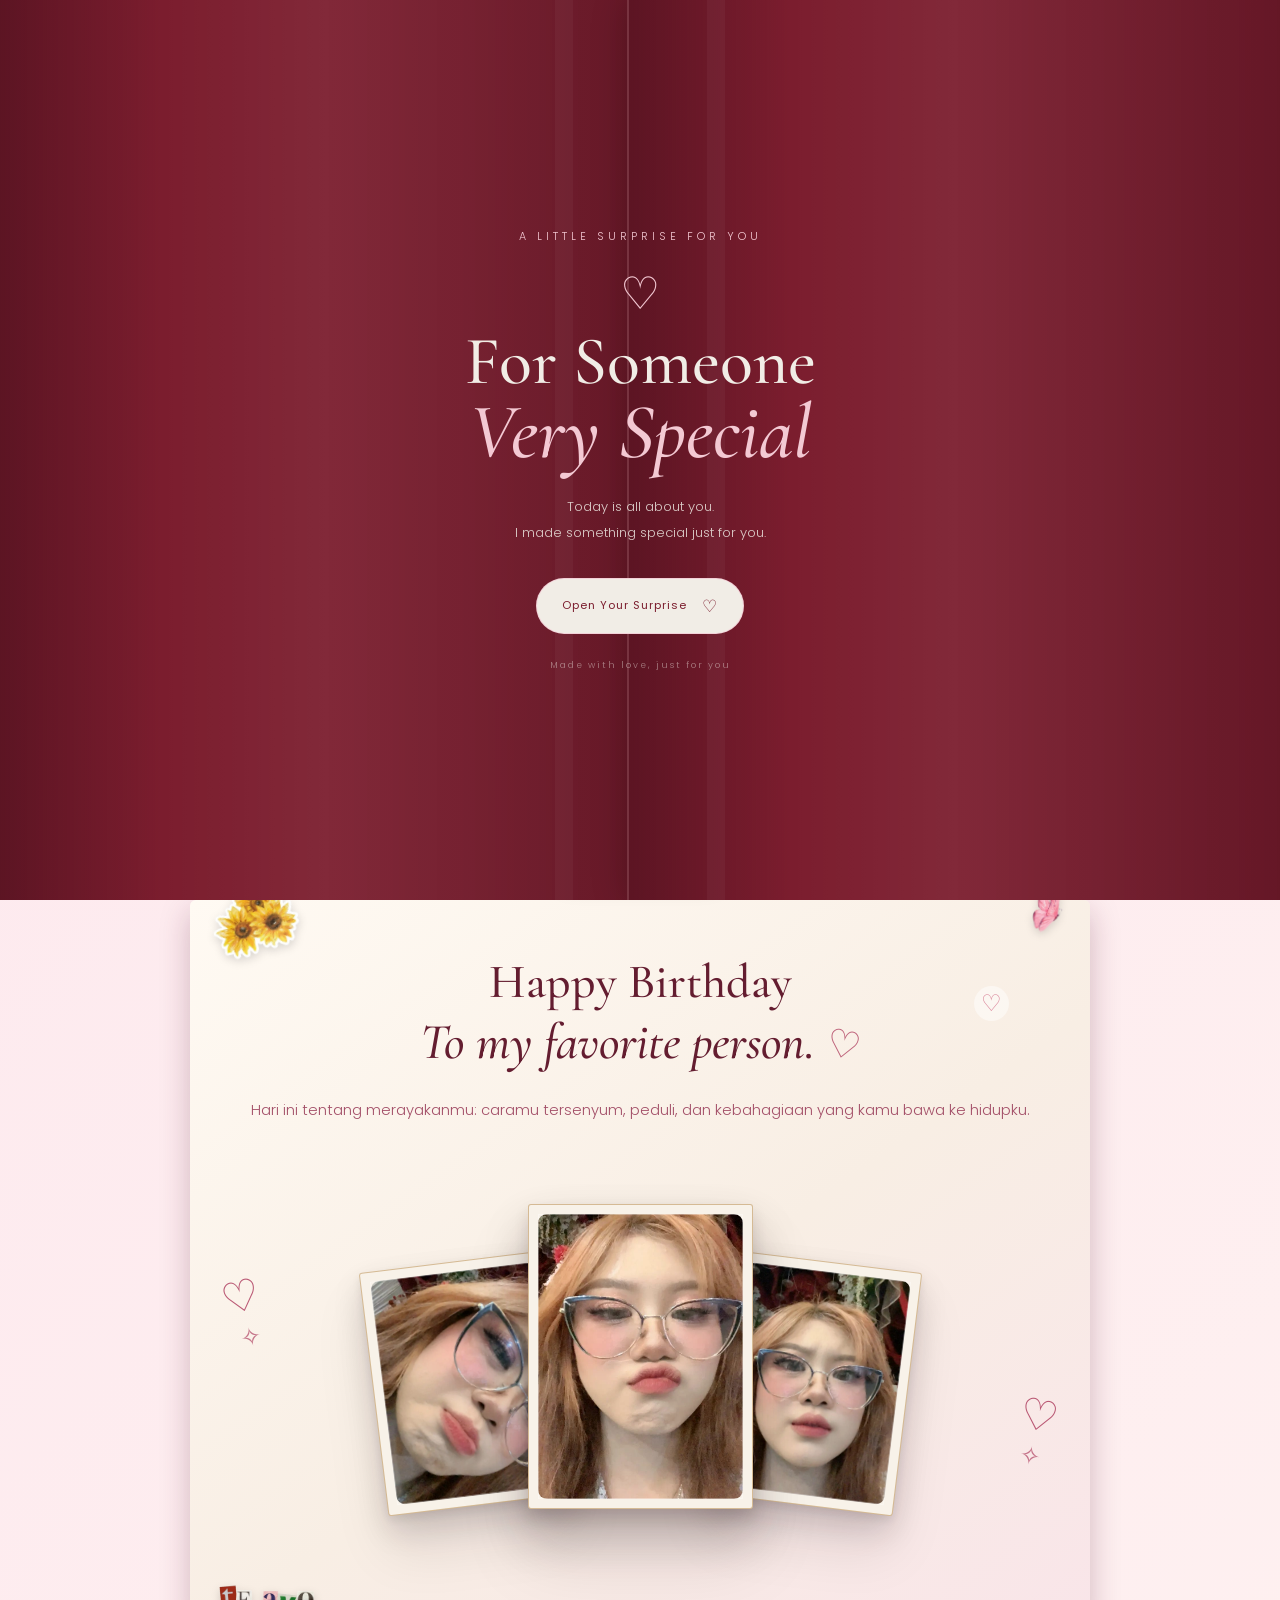
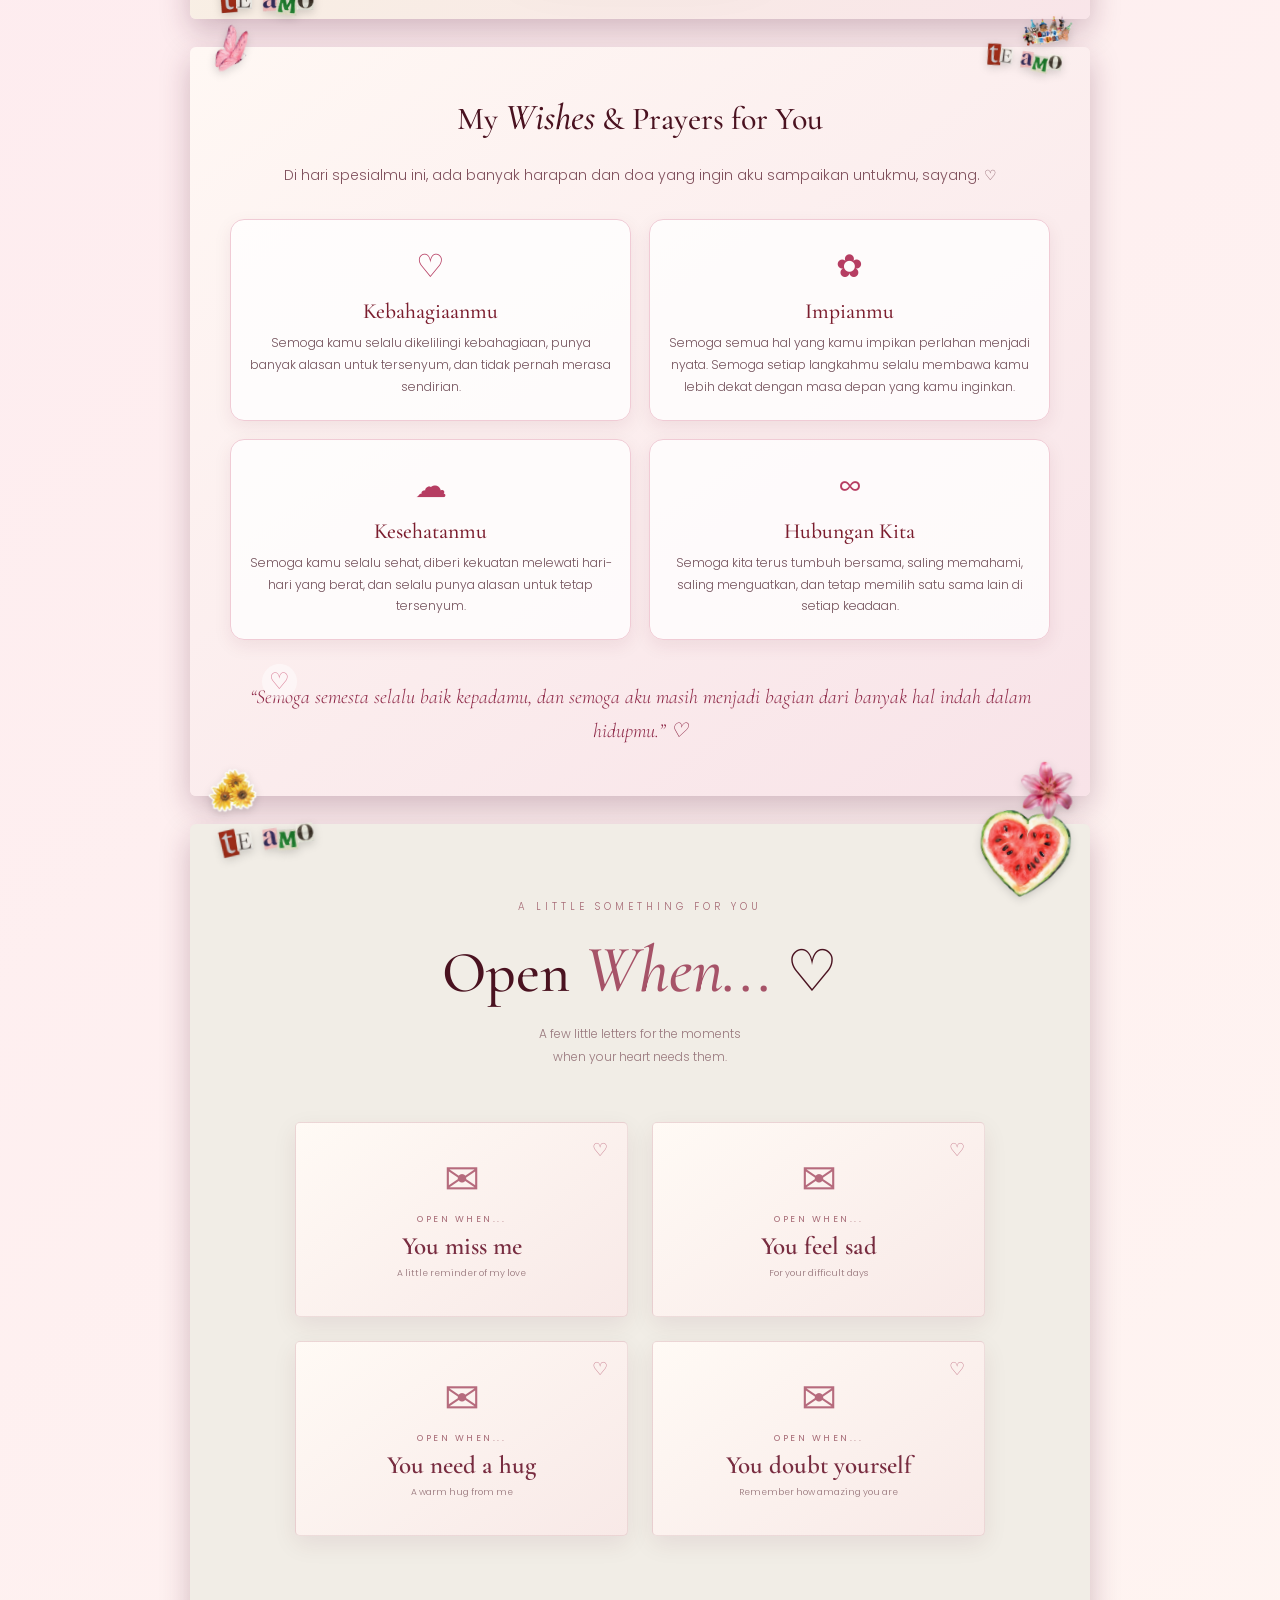
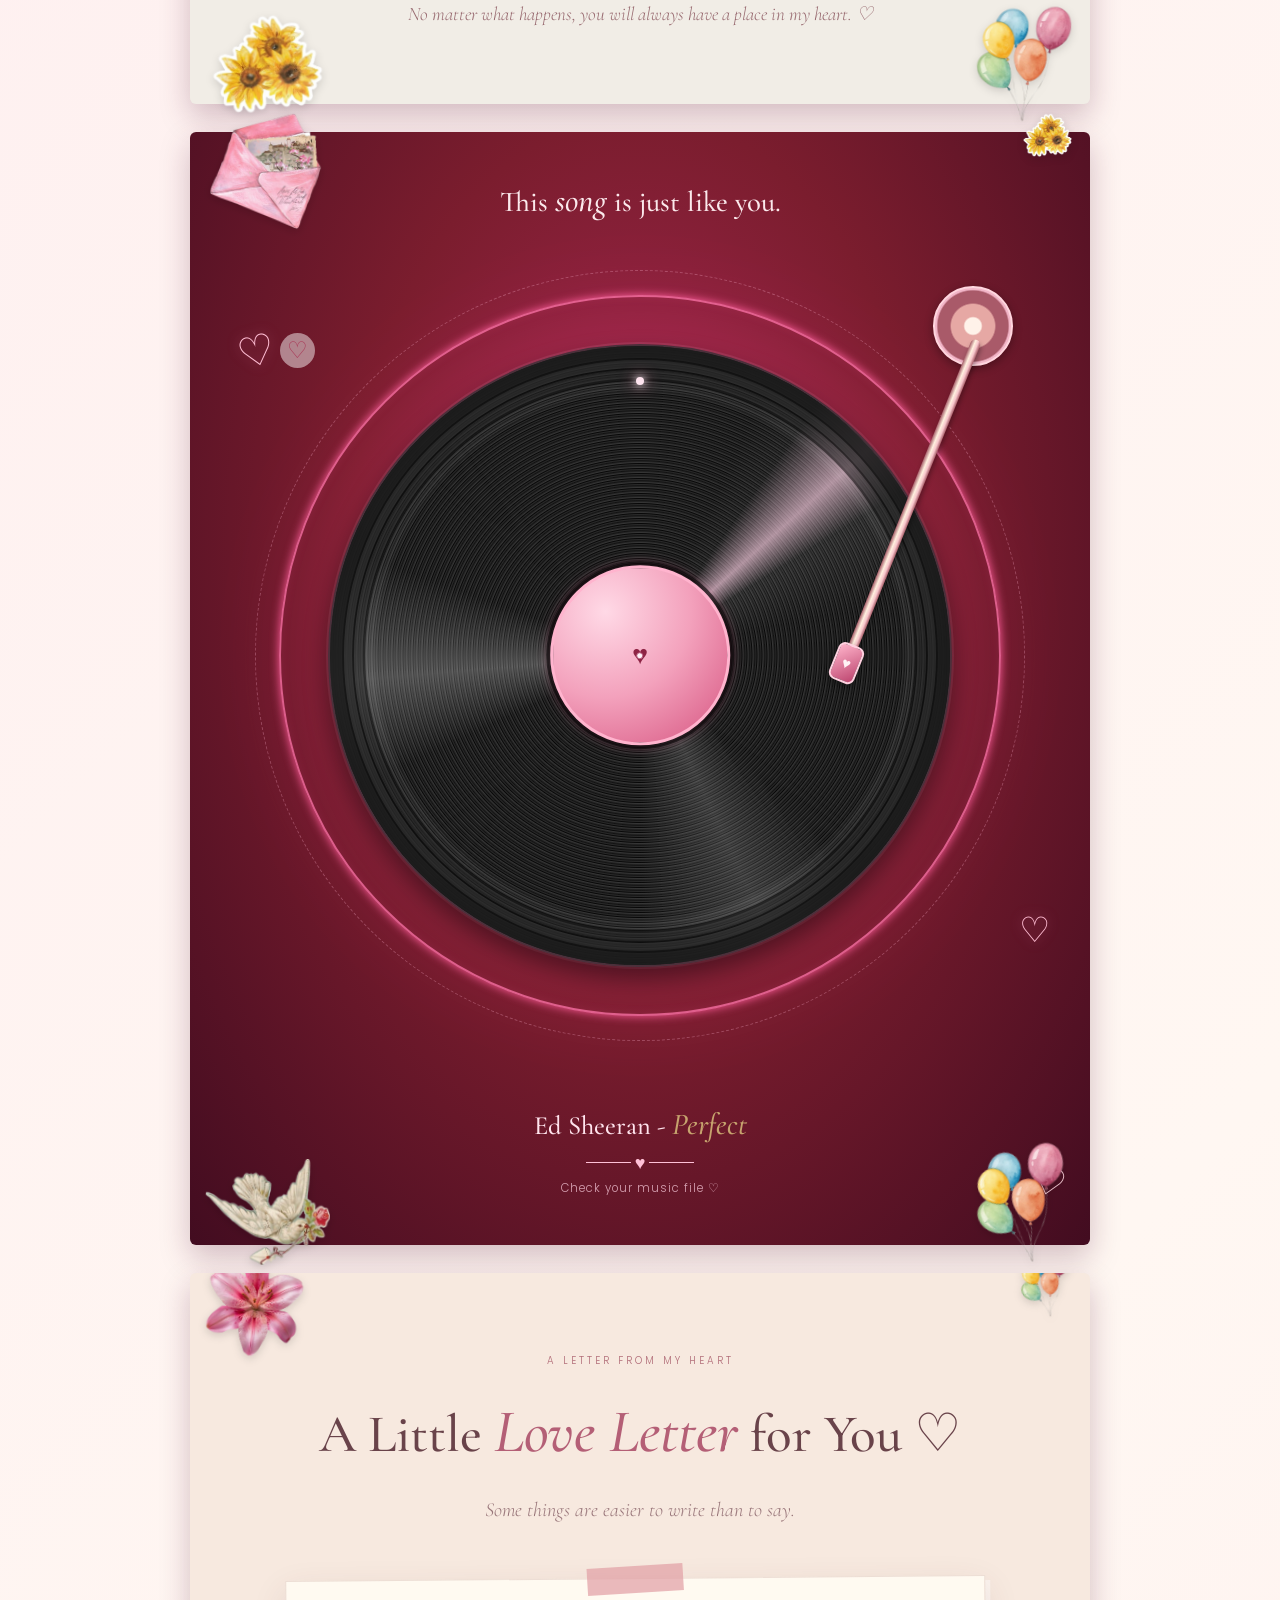
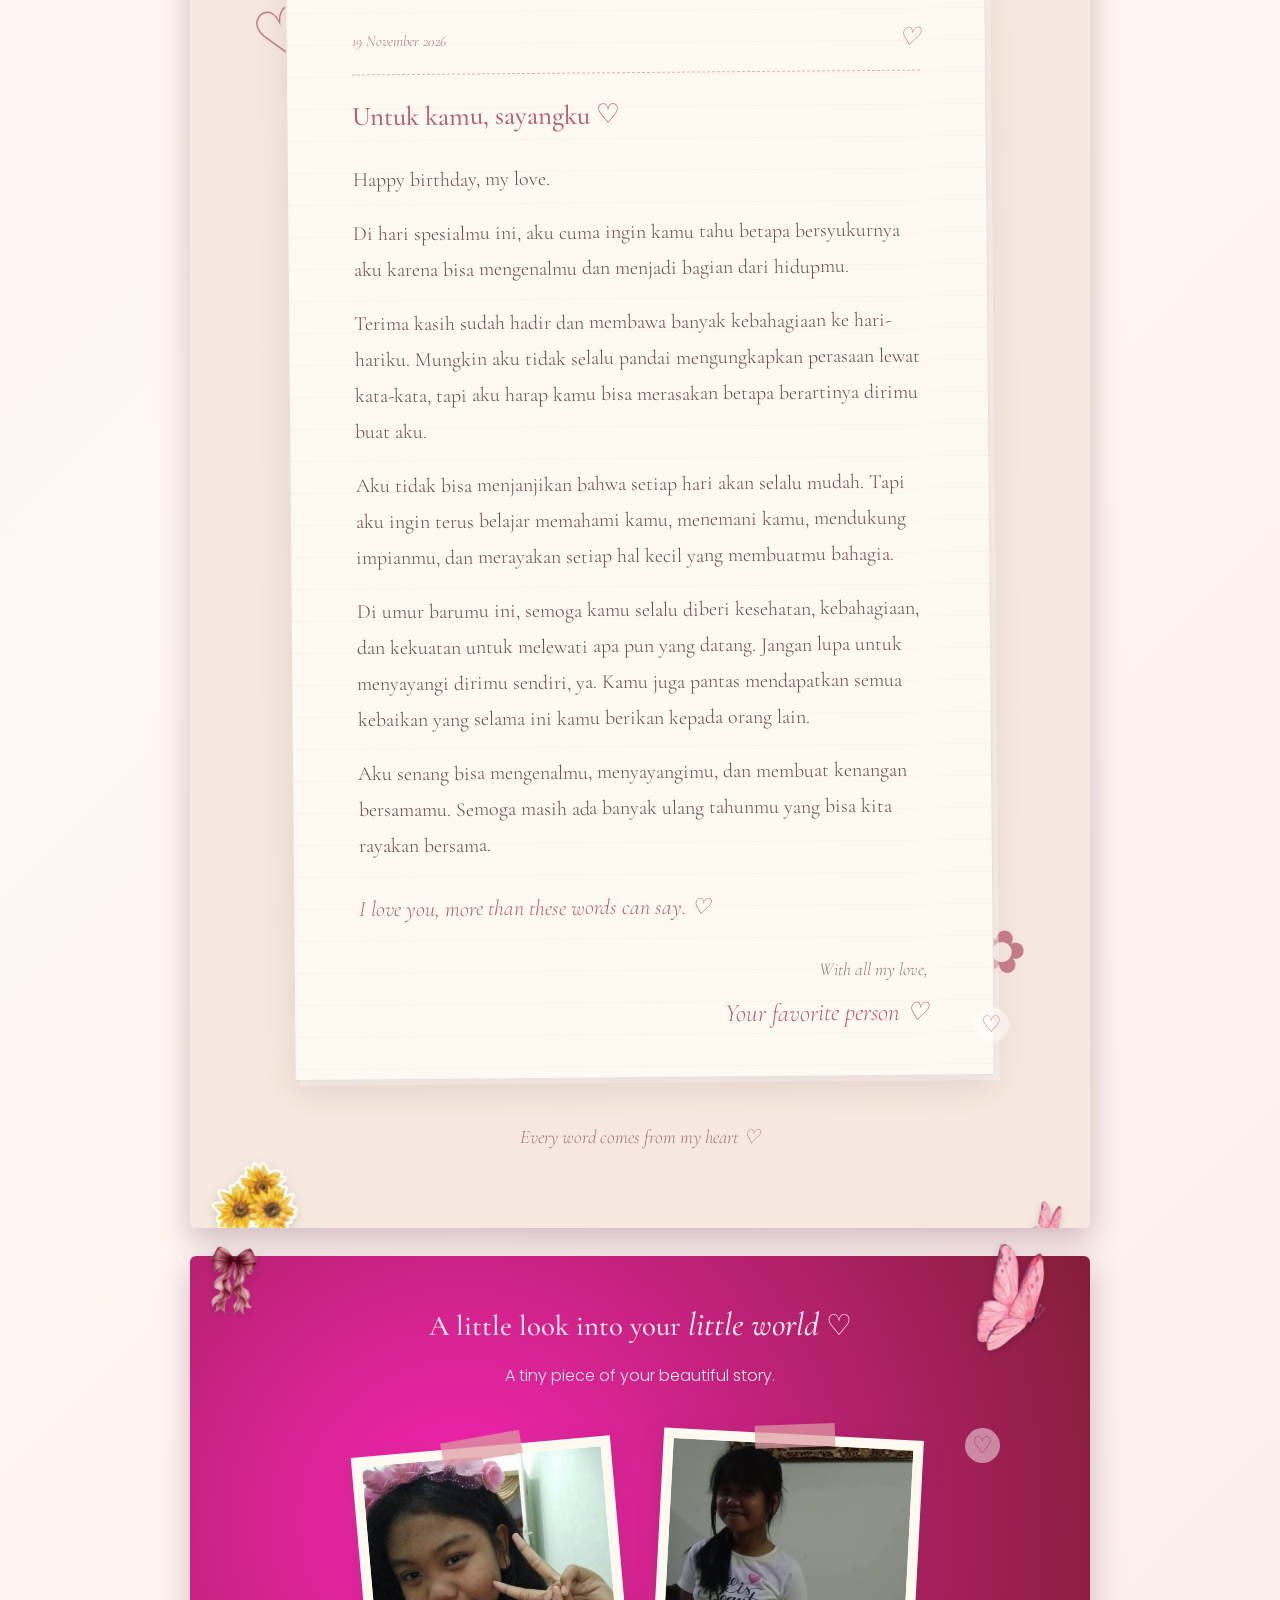
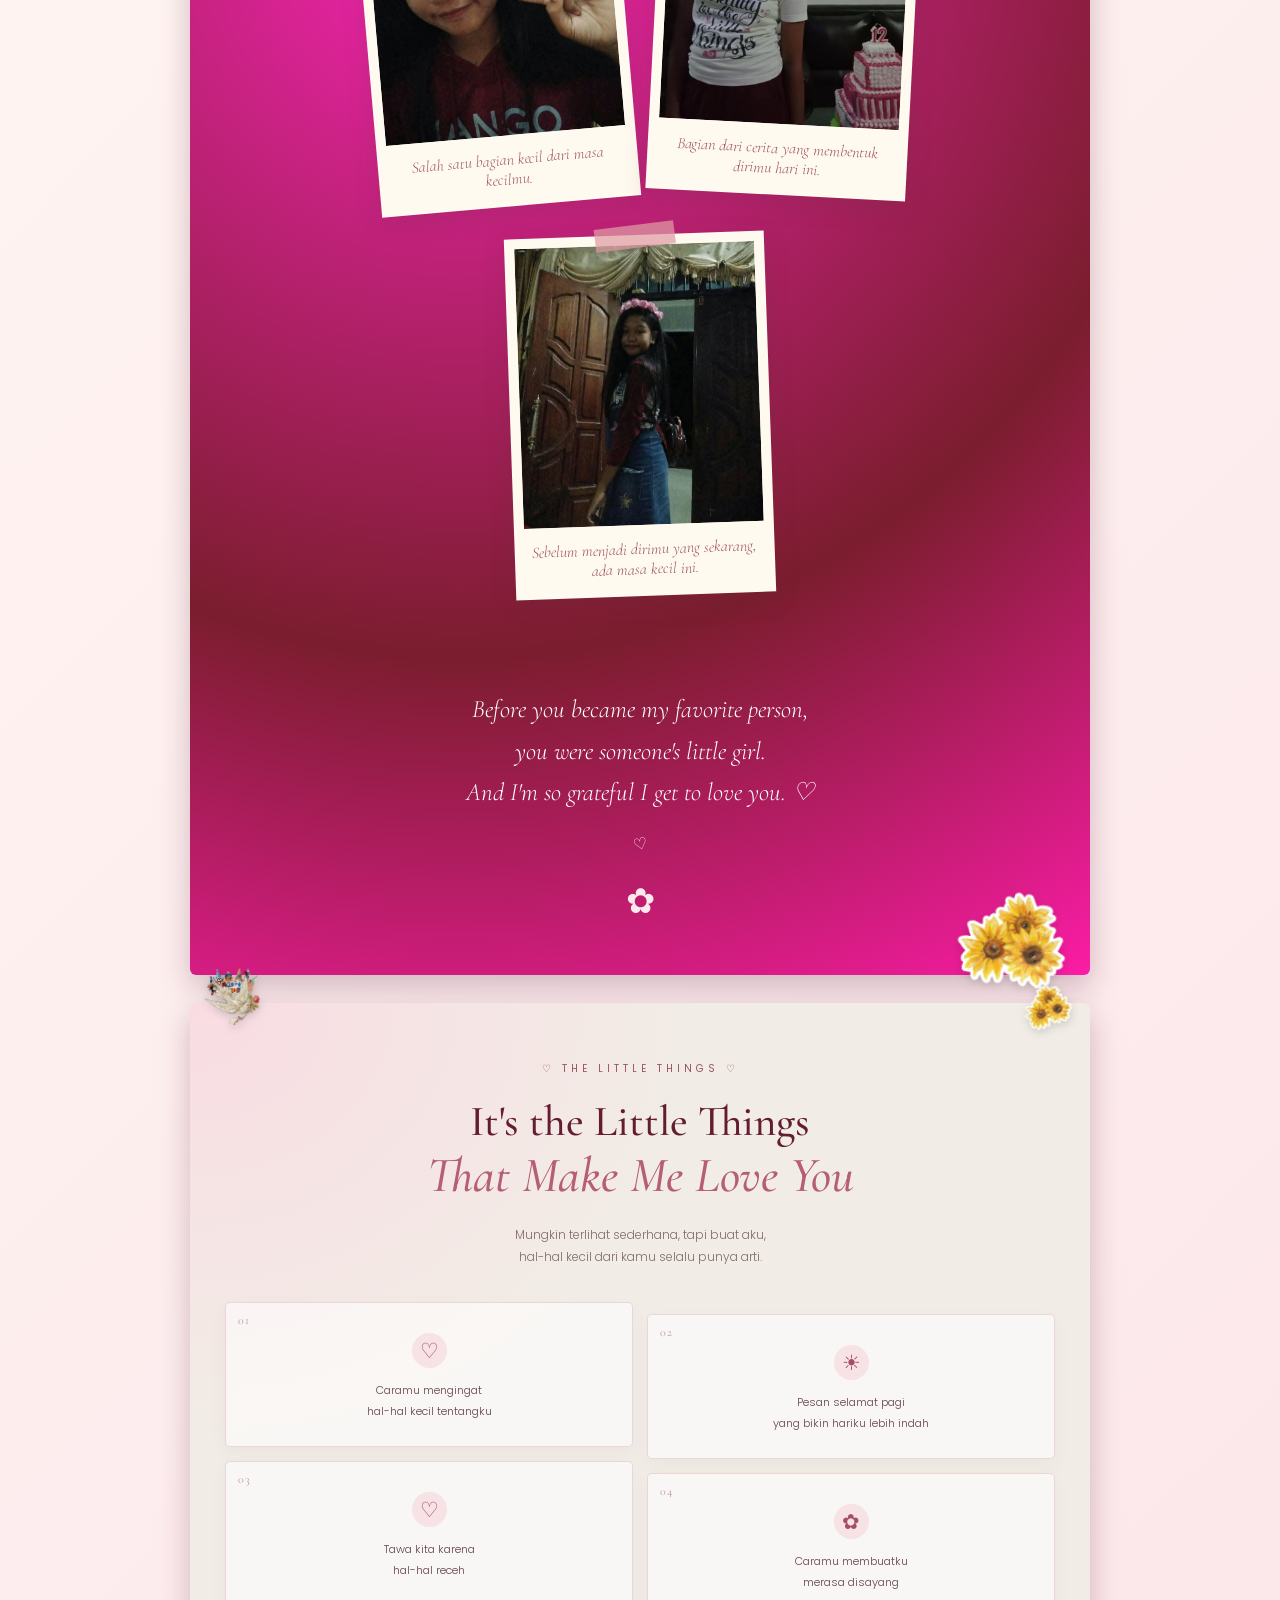
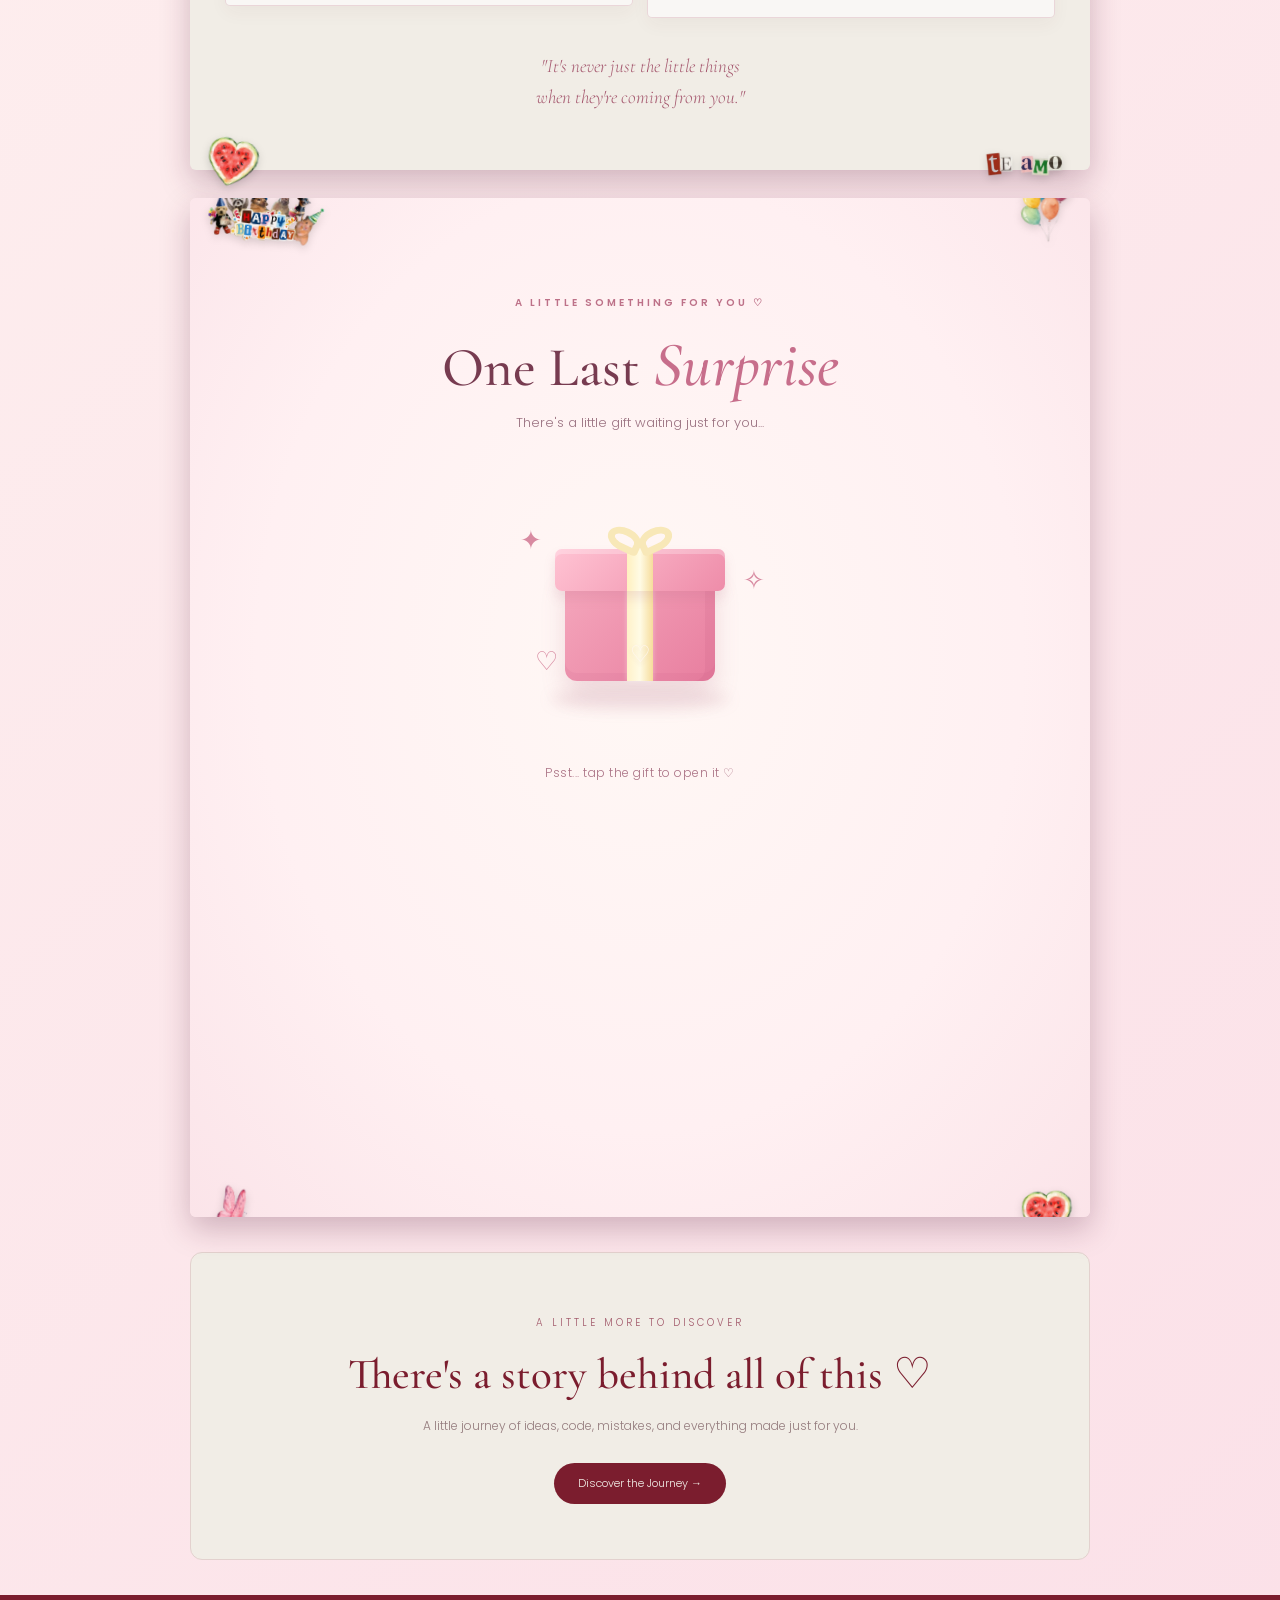
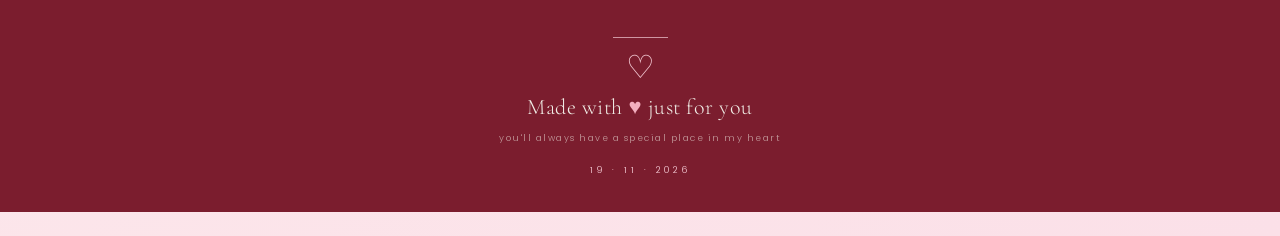
<file: index.html>
<!DOCTYPE html>
<html lang="id">
<head>

<head>
  <meta charset="UTF-8">
  <meta name="viewport" content="width=device-width, initial-scale=1, viewport-fit=cover">
  <meta name="viewport" content="width=device-width, initial-scale=1.0">
  <title>For My Love ♡</title>

  <!-- Logo di tab browser -->
  <link rel="icon" type="image/png" href="img/stiker5.png">

  <!-- Font -->
  <link href="https://fonts.googleapis.com/css2?family=Cormorant+Garamond:ital,wght@0,500;1,500&family=Poppins:wght@300;400&display=swap" rel="stylesheet">

  <!-- CSS -->
  <link rel="stylesheet" href="style.css">
  
</head>

<body>




<!-- MINI FLOATING MUSIC CONTROL -->
<div class="floating-music" id="floatingMusic">
  <span class="floating-music-disc">♫</span>

  <button
    type="button"
    id="floatingMusicBtn"
    aria-label="Putar musik"
    title="Putar musik"
  >
    <span id="floatingMusicIcon">▶</span>
  </button>
</div>

<!-- ELEGANT CHAPTER NAVIGATION -->
<nav class="chapter-nav" id="chapterNav" aria-label="Navigasi halaman">
</nav>

  <!-- WELCOME OPENING SCREEN -->
<div class="welcome-screen" id="welcomeScreen">

  <div class="welcome-curtain curtain-left"></div>
  <div class="welcome-curtain curtain-right"></div>

  <div class="welcome-content" id="welcomeContent">

    <span class="welcome-subtitle">A little surprise for you</span>

    <div class="welcome-decoration">♡</div>

    <h1>
      For Someone<br>
      <em>Very Special</em>
    </h1>

    <p>
      Today is all about you.<br>
      I made something special just for you.
    </p>

    <button id="openBirthday">
      Open Your Surprise
      <span>♡</span>
    </button>

    <small>Made with love, just for you</small>

  </div>

</div>


<!-- 1. Hero - Birthday Cover -->
<section class="slide red hero hero-romantic">

  <div class="hero-decoration hero-star">✦</div>
  <div class="hero-decoration hero-heart">♡</div>
  <div class="hero-decoration hero-sparkle">✧</div>

  <div class="hero-photo-wrap">
    <span class="hero-photo-tape"></span>
    <span class="ph hero-photo">
      <img src="img/foto1.jpeg" alt="Foto ulang tahunmu">
    </span>
    <span class="hero-photo-caption">my favorite girl ♡</span>
  </div>

  <div class="hero-content">
    <span class="hero-eyebrow">A SPECIAL DAY FOR SOMEONE SPECIAL</span>

    <h1>Happy <em>Birthday</em></h1>

    <div class="hero-divider">
      <span></span> ♡ <span></span>
    </div>

    <h2>Ni Komang Ayu<br>Widiastuti</h2>

    <div class="hero-date">
      <span>19</span>
      <span class="date-divider">/</span>
      <span>11</span>
      <span class="date-divider">/</span>
      <span>2026</span>
    </div>

    <p class="hero-message">
      To the girl who makes<br>
      my world a little more beautiful.
    </p>

    <span class="hero-bottom-note">made with all my love ♡</span>
  </div>
  

</section>

<section class="birthday-countdown-strip">
  <p class="countdown-strip-label">
    ✦ COUNTING DOWN TO YOUR SPECIAL DAY ♡
  </p>

  <div class="countdown-strip-timer">
    <div>
      <span id="count-days">19</span>
      <small>DAYS</small>
    </div>
    <span>:</span>
    <div>
      <span id="count-hours">00</span>
      <small>HOURS</small>
    </div>
    <span>:</span>
    <div>
      <span id="count-minutes">00</span>
      <small>MINUTES</small>
    </div>
    <span>:</span>
    <div>
      <span id="count-seconds">00</span>
      <small>SECONDS</small>
    </div>
  </div>

  <p id="countdown-message">
    Every second brings us closer to you ♡
  </p>
</section>





<!-- 2. Favorite Person -->
<section class="slide cream center favorite-section">

  <div class="favorite-heading">
    <h3>Happy Birthday</h3>
    <h3><em>To my favorite person.</em> <span class="heading-heart">♡</span></h3>
  </div>

  <p class="favorite-message">
    Hari ini tentang merayakanmu: caramu tersenyum, peduli,
    dan kebahagiaan yang kamu bawa ke hidupku.
  </p>

  <div class="favorite-gallery">
    <span class="favorite-deco deco-left">♡<small>✧</small></span>

    <div class="favorite-photo">
      <img src="img/1.jpeg" alt="Foto kenangan 1">
    </div>

    <div class="favorite-photo">
      <img src="img/2.jpeg" alt="Foto kenangan 2">
    </div>

    <div class="favorite-photo">
      <img src="img/3.jpeg" alt="Foto kenangan 3">
    </div>

    <span class="favorite-deco deco-right">♡<small>✧</small></span>
  </div>

  <button class="hidden-love-heart heart-pos-1"
        data-heart="1" aria-label="Temukan hati tersembunyi">♡</button>
</section>



<!-- 3. Harapan dan Doa -->
<section class="slide cream center wishes-section">
  <h3>My <em>Wishes</em> & Prayers for You</h3>

  <p class="wishes-intro">
    Di hari spesialmu ini, ada banyak harapan dan doa
    yang ingin aku sampaikan untukmu, sayang. ♡
  </p>

  <div class="wishes-grid">

    <div class="wish-card">
      <span class="wish-icon">♡</span>
      <h4>Kebahagiaanmu</h4>
      <p>
        Semoga kamu selalu dikelilingi kebahagiaan,
        punya banyak alasan untuk tersenyum,
        dan tidak pernah merasa sendirian.
      </p>
    </div>

    <div class="wish-card">
      <span class="wish-icon">✿</span>
      <h4>Impianmu</h4>
      <p>
        Semoga semua hal yang kamu impikan
        perlahan menjadi nyata. Semoga setiap
        langkahmu selalu membawa kamu lebih dekat
        dengan masa depan yang kamu inginkan.
      </p>
    </div>

    <div class="wish-card">
      <span class="wish-icon">☁</span>
      <h4>Kesehatanmu</h4>
      <p>
        Semoga kamu selalu sehat, diberi kekuatan
        melewati hari-hari yang berat, dan selalu
        punya alasan untuk tetap tersenyum.
      </p>
    </div>

    <div class="wish-card">
      <span class="wish-icon">∞</span>
      <h4>Hubungan Kita</h4>
      <p>
        Semoga kita terus tumbuh bersama,
        saling memahami, saling menguatkan,
        dan tetap memilih satu sama lain
        di setiap keadaan.
      </p>
    </div>

  </div>

  <p class="wishes-ending">
    “Semoga semesta selalu baik kepadamu,
    dan semoga aku masih menjadi bagian
    dari banyak hal indah dalam hidupmu.” ♡
  </p>

  <button class="hidden-love-heart heart-pos-2"
        data-heart="2" aria-label="Temukan hati tersembunyi">♡</button>
</section>



<!-- OPEN WHEN LETTERS -->
<section class="slide open-when-section">

  <div class="open-when-heading">
    <span class="open-when-eyebrow">A LITTLE SOMETHING FOR YOU</span>

    <h3>Open <em>When...</em> ♡</h3>

    <p>
      A few little letters for the moments<br>
      when your heart needs them.
    </p>
  </div>
  <div class="open-when-grid">

    <!-- LETTER 1 -->
    <button class="open-when-envelope"
            type="button"
            data-letter="miss">
      <span class="envelope-icon">✉</span>
      <span class="envelope-heart">♡</span>
      <span class="envelope-label">OPEN WHEN...</span>
      <span class="envelope-title">You miss me</span>
      <span class="envelope-hint">A little reminder of my love</span>
    </button>

    <!-- LETTER 2 -->
    <button class="open-when-envelope"
            type="button"
            data-letter="sad">
      <span class="envelope-icon">✉</span>
      <span class="envelope-heart">♡</span>
      <span class="envelope-label">OPEN WHEN...</span>
      <span class="envelope-title">You feel sad</span>
      <span class="envelope-hint">For your difficult days</span>
    </button>

    <!-- LETTER 3 -->
    <button class="open-when-envelope"
            type="button"
            data-letter="hug">
      <span class="envelope-icon">✉</span>
      <span class="envelope-heart">♡</span>
      <span class="envelope-label">OPEN WHEN...</span>
      <span class="envelope-title">You need a hug</span>
      <span class="envelope-hint">A warm hug from me</span>
    </button>

    <!-- LETTER 4 -->
    <button class="open-when-envelope"
            type="button"
            data-letter="doubt">
      <span class="envelope-icon">✉</span>
      <span class="envelope-heart">♡</span>
      <span class="envelope-label">OPEN WHEN...</span>
      <span class="envelope-title">You doubt yourself</span>
      <span class="envelope-hint">Remember how amazing you are</span>
    </button>

  </div>

  <p class="open-when-footer">
    No matter what happens, you will always have a place in my heart. ♡
  </p>

  <!-- LETTER POPUP -->
  <dialog class="open-when-dialog" id="openWhenDialog">

    <div class="letter-paper">

      <button class="letter-close"
              id="closeOpenWhen"
              type="button"
              aria-label="Close letter">
        ×
      </button>

      <span class="letter-decoration">♡</span>

      <p class="letter-small-title">A LITTLE LETTER FOR YOU</p>

      <h2 id="openWhenTitle">When You Miss Me</h2>

      <div class="letter-divider">
        <span>✧</span>
      </div>

      <div class="letter-content" id="openWhenContent"></div>

      <div class="letter-signature">
        With all my love,
        <span>Your favorite person ♡</span>
      </div>

    </div>

  </dialog>

</section>



<!-- 4. Lagu -->
<section class="slide red center music-section">

  <h3>This <em>song</em> is just like you.</h3>

  <div class="record-stage">

    <span class="music-deco heart heart-one">♡</span>
    <span class="music-deco heart heart-two">♡</span>

    <div class="record-glow"></div>

    <div class="vinyl" id="vinyl"
         role="button" tabindex="0"
         aria-label="Putar atau jeda lagu"
         title="Klik untuk pause/play">

      <div class="vinyl-shine"></div>

      <div class="vinyl-label">
        <span>♥</span>
        <i></i>
      </div>

      <span class="vinyl-marker"></span>
    </div>

    <div class="tonearm">
      <div class="tonearm-base"></div>

      <div class="tonearm-stick">
        <div class="tonearm-head">♥</div>
      </div>
    </div>

  </div>

  <!-- JUDUL LAGU DI BAWAH PIRINGAN -->
  <div class="song-caption">
    <p>Ed Sheeran - <em>Perfect</em></p>

    <div class="song-divider">
      <span>♥</span>
    </div>

    <small id="music-status">A song just for you ♡</small>
  </div>

  <audio
    id="audio"
    src="musik/Ed Sheeran - Perfect Lirik Terjemahan.mp3"
    loop
    preload="auto">
  </audio>

  <button class="hidden-love-heart heart-pos-3"
          data-heart="3"
          aria-label="Temukan hati tersembunyi">♡</button>

</section>



<!-- 5. Love Letter -->
<section class="slide cream center love-letter">

  <div class="letter-decoration letter-heart">♡</div>
  <div class="letter-decoration letter-flower">✿</div>

  <p class="letter-eyebrow">A LETTER FROM MY HEART</p>

  <h3>A Little <em>Love Letter</em> for You ♡</h3>

  <p class="letter-subtitle">
    Some things are easier to write than to say.
  </p>

  <div class="letter-paper">

    <span class="letter-tape"></span>

    <div class="letter-top">
      <span>19 November 2026</span>
      <span class="letter-small-heart">♡</span>
    </div>

    <div class="letter-content">

      <p class="letter-greeting">Untuk kamu, sayangku ♡</p>

      <p>
        Happy birthday, my love.
      </p>

      <p>
        Di hari spesialmu ini, aku cuma ingin kamu tahu
        betapa bersyukurnya aku karena bisa mengenalmu
        dan menjadi bagian dari hidupmu.
      </p>

      <p>
        Terima kasih sudah hadir dan membawa banyak
        kebahagiaan ke hari-hariku. Mungkin aku tidak
        selalu pandai mengungkapkan perasaan lewat kata-kata,
        tapi aku harap kamu bisa merasakan betapa berartinya
        dirimu buat aku.
      </p>

      <p>
        Aku tidak bisa menjanjikan bahwa setiap hari
        akan selalu mudah. Tapi aku ingin terus belajar
        memahami kamu, menemani kamu, mendukung impianmu,
        dan merayakan setiap hal kecil yang membuatmu bahagia.
      </p>

      <p>
        Di umur barumu ini, semoga kamu selalu diberi
        kesehatan, kebahagiaan, dan kekuatan untuk melewati
        apa pun yang datang. Jangan lupa untuk menyayangi
        dirimu sendiri, ya. Kamu juga pantas mendapatkan
        semua kebaikan yang selama ini kamu berikan kepada orang lain.
      </p>

      <p>
        Aku senang bisa mengenalmu, menyayangimu,
        dan membuat kenangan bersamamu. Semoga masih
        ada banyak ulang tahunmu yang bisa kita rayakan bersama.
      </p>

      <p class="letter-closing">
        I love you, more than these words can say. ♡
      </p>

      <div class="letter-signature">
        With all my love,
        <span>Your favorite person ♡</span>
      </div>

    </div>

  </div>

  <p class="letter-footer">
    Every word comes from my heart ♡
  </p>

  <button class="hidden-love-heart heart-pos-4"
        data-heart="4" aria-label="Temukan hati tersembunyi">♡</button>

</section>





<!-- 6. Little You -->
<section class="slide red center little-you">

  <h3>A little look into your <em>little world</em> ♡</h3>

  <p class="little-you-subtitle">
    A tiny piece of your beautiful story.
  </p>

  <div class="little-you-gallery">

    <!-- Foto 1 -->
    <div class="little-you-frame photo-one">
      <span class="little-you-tape"></span>
      <span class="ph">
        <img src="img/old1.jpeg" alt="Foto masa kecil 1">
      </span>
      <p class="little-you-caption">Salah satu bagian kecil dari masa kecilmu.</p>
    </div>

    <!-- Foto 2 -->
    <div class="little-you-frame photo-two">
      <span class="little-you-tape"></span>
      <span class="ph">
        <img src="img/old2.jpeg" alt="Foto masa kecil 2">
      </span>
      <p class="little-you-caption">Bagian dari cerita yang membentuk dirimu hari ini.</p>
    </div>

    <!-- Foto 3 -->
    <div class="little-you-frame photo-three">
      <span class="little-you-tape"></span>
      <span class="ph">
        <img src="img/old3.jpeg" alt="Foto masa kecil 3">
      </span>
      <p class="little-you-caption">Sebelum menjadi dirimu yang sekarang, ada masa kecil ini.</p>
    </div>

  </div>

  <p class="little-you-message">
    Before you became my favorite person,<br>
    you were someone's little girl.<br>
    And I'm so grateful I get to love you. ♡
  </p>

  <span class="little-you-heart heart-one">♡</span>
  <span class="little-you-heart heart-two">✿</span>

  
<button class="hidden-love-heart heart-pos-5"
        data-heart="5" aria-label="Temukan hati tersembunyi">♡</button>
</section>

<!-- 7. Little Things I Love About You -->
<section class="slide cream center little-things">
  <span class="little-tag">♡ THE LITTLE THINGS ♡</span>

  <h3>
    It's the Little Things<br>
    <em>That Make Me Love You</em>
  </h3>

  <p class="little-intro">
    Mungkin terlihat sederhana, tapi buat aku,<br>
    hal-hal kecil dari kamu selalu punya arti.
  </p>

  <div class="little-grid">
    <div class="little-card">
      <span class="little-number">01</span>
      <span class="little-icon">♡</span>
      <p>Caramu mengingat<br>hal-hal kecil tentangku</p>
    </div>

    <div class="little-card">
      <span class="little-number">02</span>
      <span class="little-icon">☀</span>
      <p>Pesan selamat pagi<br>yang bikin hariku lebih indah</p>
    </div>

    <div class="little-card">
      <span class="little-number">03</span>
      <span class="little-icon">♡</span>
      <p>Tawa kita karena<br>hal-hal receh</p>
    </div>

    <div class="little-card">
      <span class="little-number">04</span>
      <span class="little-icon">✿</span>
      <p>Caramu membuatku<br>merasa disayang</p>
    </div>
  </div>

  <p class="little-ending">
    "It's never just the little things<br>
    when they're coming from you."
  </p>
</section>


<!-- 8. One Last Surprise -->
<section class="slide cream center surprise-gift" id="surpriseGift">
  <div class="gift-heading">
    <span class="gift-eyebrow">A LITTLE SOMETHING FOR YOU ♡</span>
    <h3>One Last <em>Surprise</em></h3>
    <p>There's a little gift waiting just for you...</p>
  </div>

  <div class="gift-stage">
    <div class="gift-sparkle sparkle-one">✦</div>
    <div class="gift-sparkle sparkle-two">✧</div>
    <div class="gift-sparkle sparkle-three">♡</div>

    <button
      class="gift-box"
      id="giftBox"
      type="button"
      aria-label="Buka hadiah"
      aria-expanded="false"
    >
      <span class="gift-lid">
        <span class="gift-lid-ribbon"></span>
        <span class="gift-bow">
          <span></span>
          <span></span>
        </span>
      </span>

      <span class="gift-body">
        <span class="gift-body-ribbon"></span>
        <span class="gift-front-heart">♡</span>
      </span>
    </button>

    <div class="gift-shadow"></div>
  </div>

  <p class="gift-hint" id="giftHint">
    Psst... tap the gift to open it ♡
  </p>

  <div class="gift-reveal" id="giftReveal" aria-hidden="true">
    <div class="gift-reveal-items">
      <span class="gift-teddy">🧸</span>
      <span class="gift-flower">🌷</span>
      <span class="gift-heart">💗</span>
    </div>

    <h4>A little gift for my favorite girl ♡</h4>

    <p>
      If I could put all the happiness in the world
      inside this box, I would give it all to you.
    </p>

    <div class="gift-final-decor">♡　✿　♡</div>

    <button class="gift-replay" id="giftReplay" type="button">
      Open it again ↻
    </button>
  </div>

  <div class="gift-confetti" id="giftConfetti" aria-hidden="true"></div>
</section>

<!-- Hidden Love Counter -->
<div class="hidden-love-counter" id="hiddenLoveCounter">
  <span>♡</span>
  <span id="hiddenLoveCount">0</span>/5 hearts found
</div>

<!-- Secret Love Message -->
<div class="hidden-love-modal" id="hiddenLoveModal">
  <div class="hidden-love-card">
    <span class="secret-big-heart">♥</span>
    <p class="secret-eyebrow">A LITTLE SECRET FOR YOU</p>

    <h3>You Found My <em>Hidden Love</em> ♡</h3>

    <p class="secret-message">
      Sebenarnya, ada satu hal yang ingin selalu aku ingatkan
      kepadamu...

      <br><br>

      Dari sekian banyak hal indah di dunia ini,
      salah satu yang paling aku syukuri adalah
      bisa mengenal dan memiliki kamu di hidupku.

      <br><br>

      Kalau suatu hari kamu merasa tidak cukup baik,
      ingatlah bahwa di mata seseorang,
      kamu selalu menjadi seseorang yang istimewa.

      <br><br>

      And that someone is me. I love you. ♡
    </p>

    <div class="secret-decoration">♡ ✿ ♡</div>

    <button id="closeSecretMessage" type="button">
      Keep this in your heart ♡
    </button>
  </div>
</div>


<!-- BEHIND THE SCENES LINK -->
<section class="behind-teaser">
  <span>A LITTLE MORE TO DISCOVER</span>

  <h2>There's a story behind all of this ♡</h2>

  <p>
    A little journey of ideas, code, mistakes,
    and everything made just for you.
  </p>

  <a href="behind-the-scenes.html">
    Discover the Journey →
  </a>
</section>

<footer class="love-footer">
  <span class="footer-line"></span>
  <div class="footer-heart">♡</div>
  <p>Made with <span>♥</span> just for you</p>
  <small>you'll always have a special place in my heart</small>
  <div class="footer-date">19 · 11 · 2026</div>
</footer>
<script src="script.js"></script>
</body>
</html>
</file>
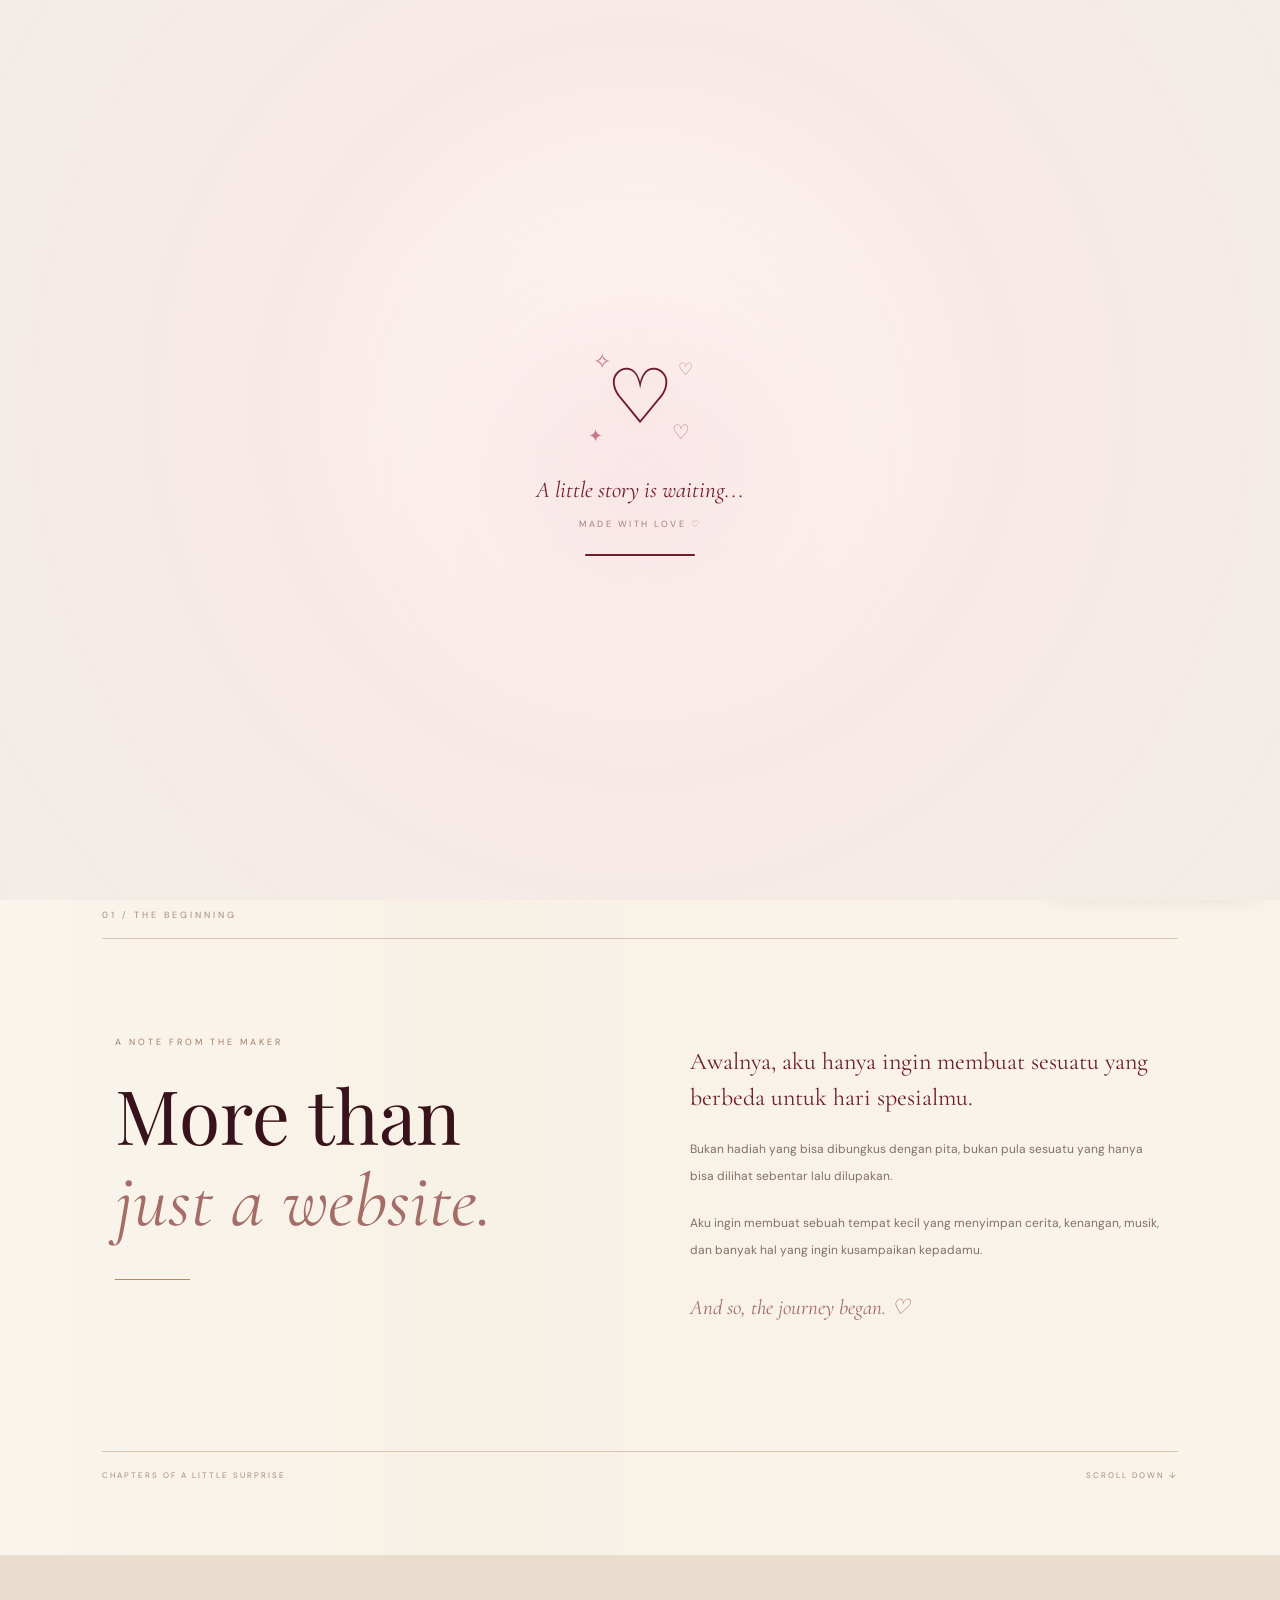
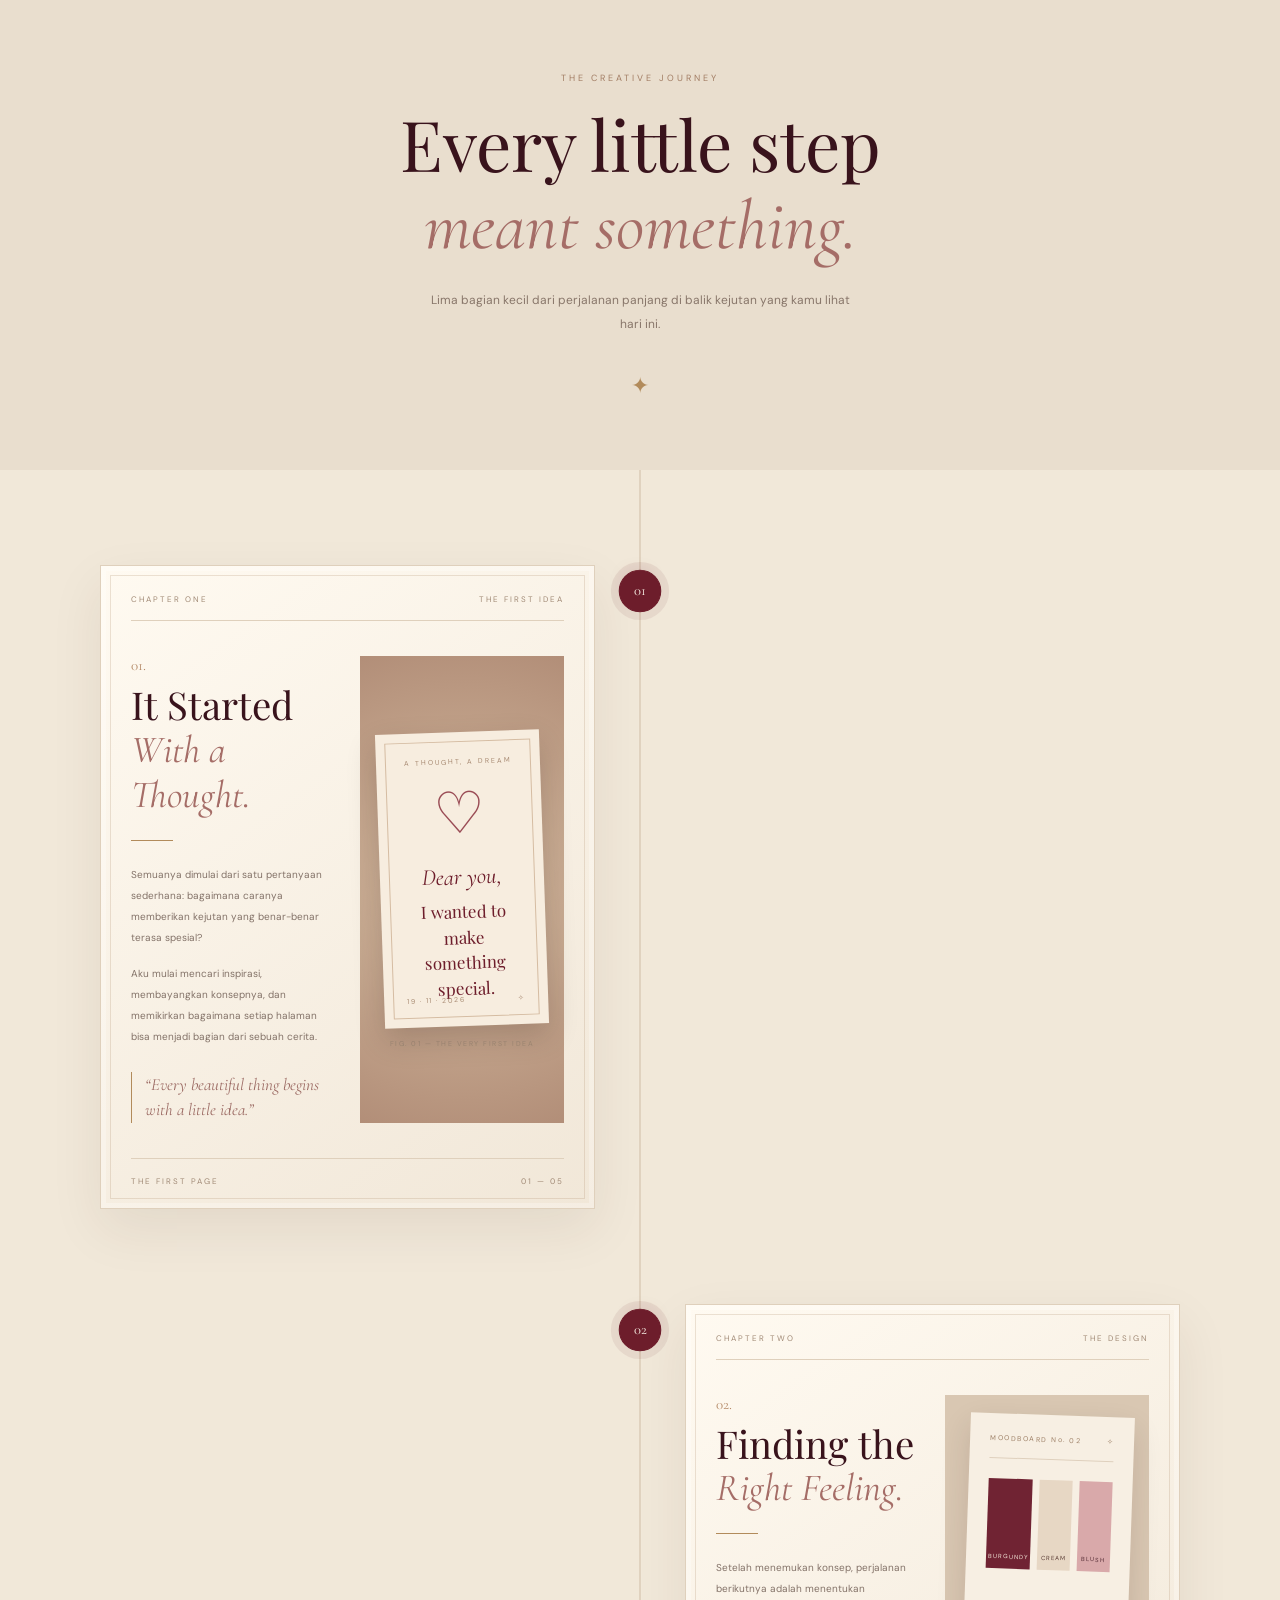
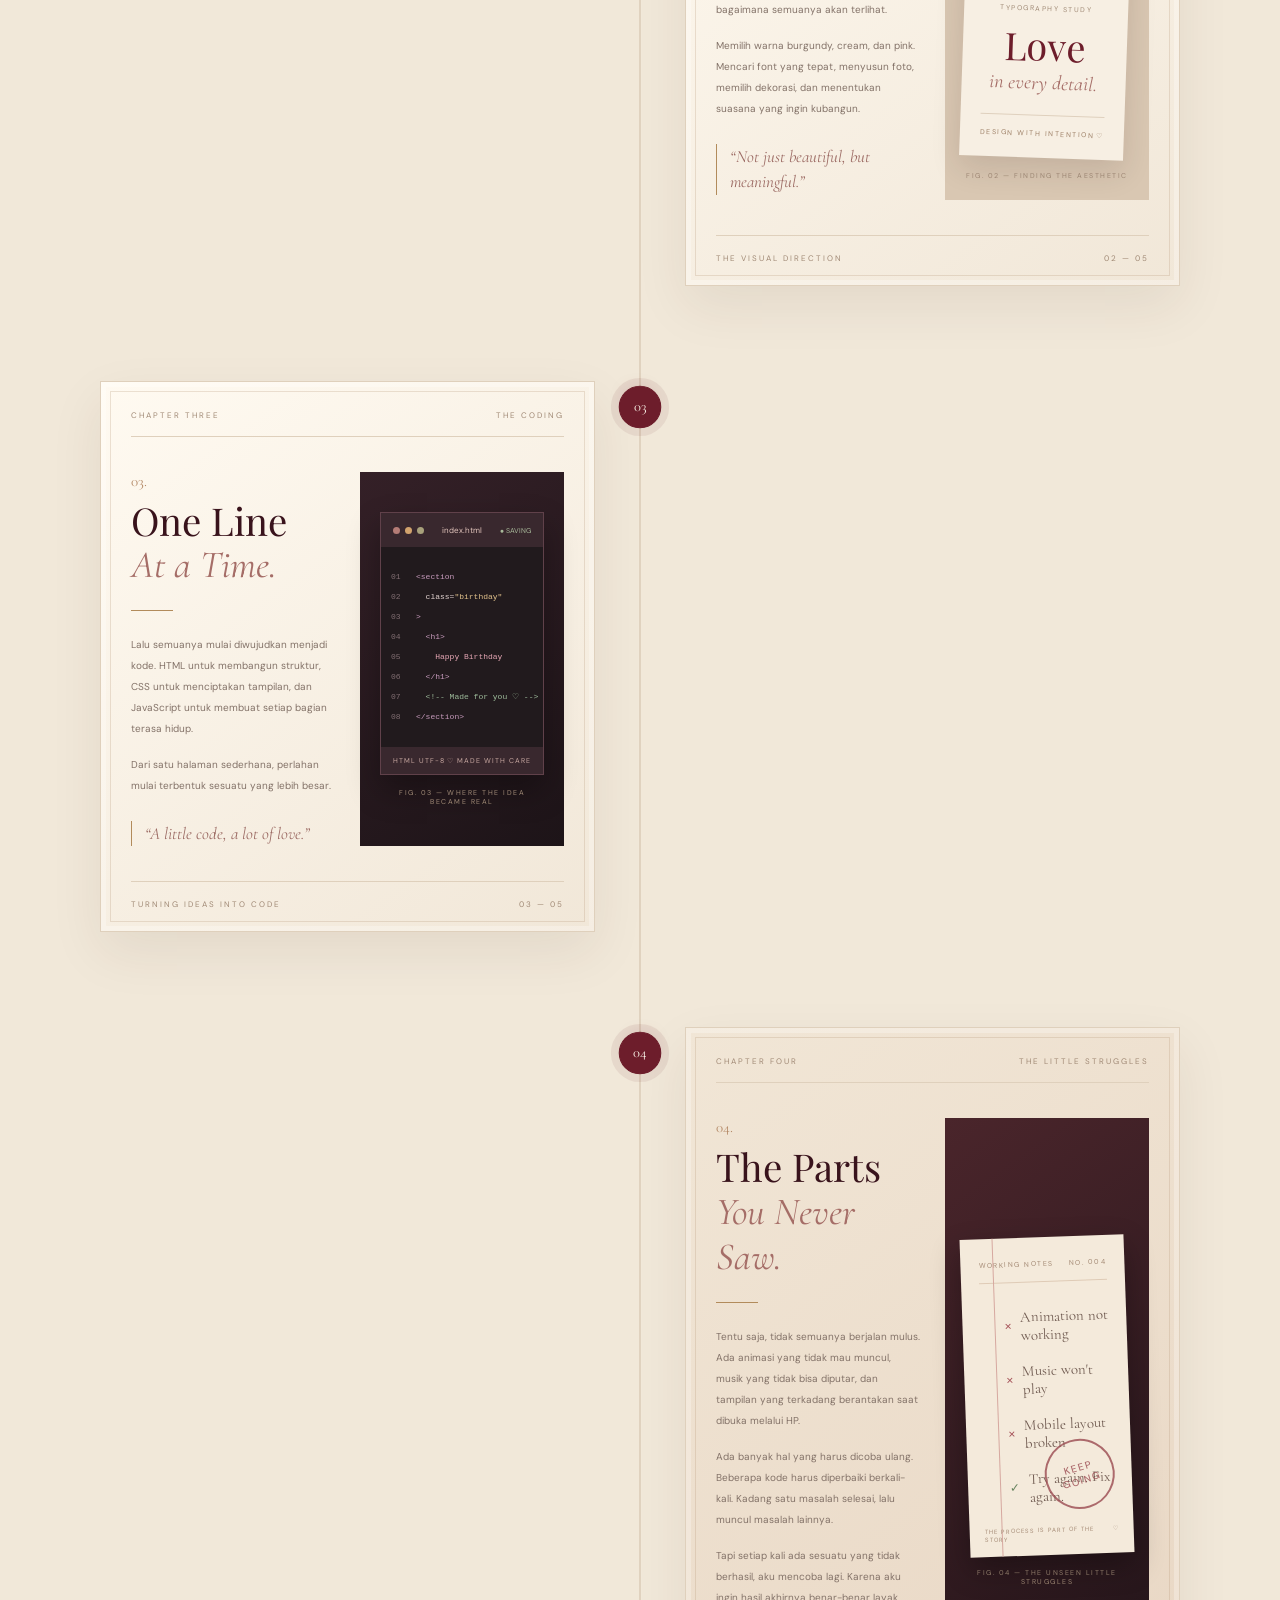
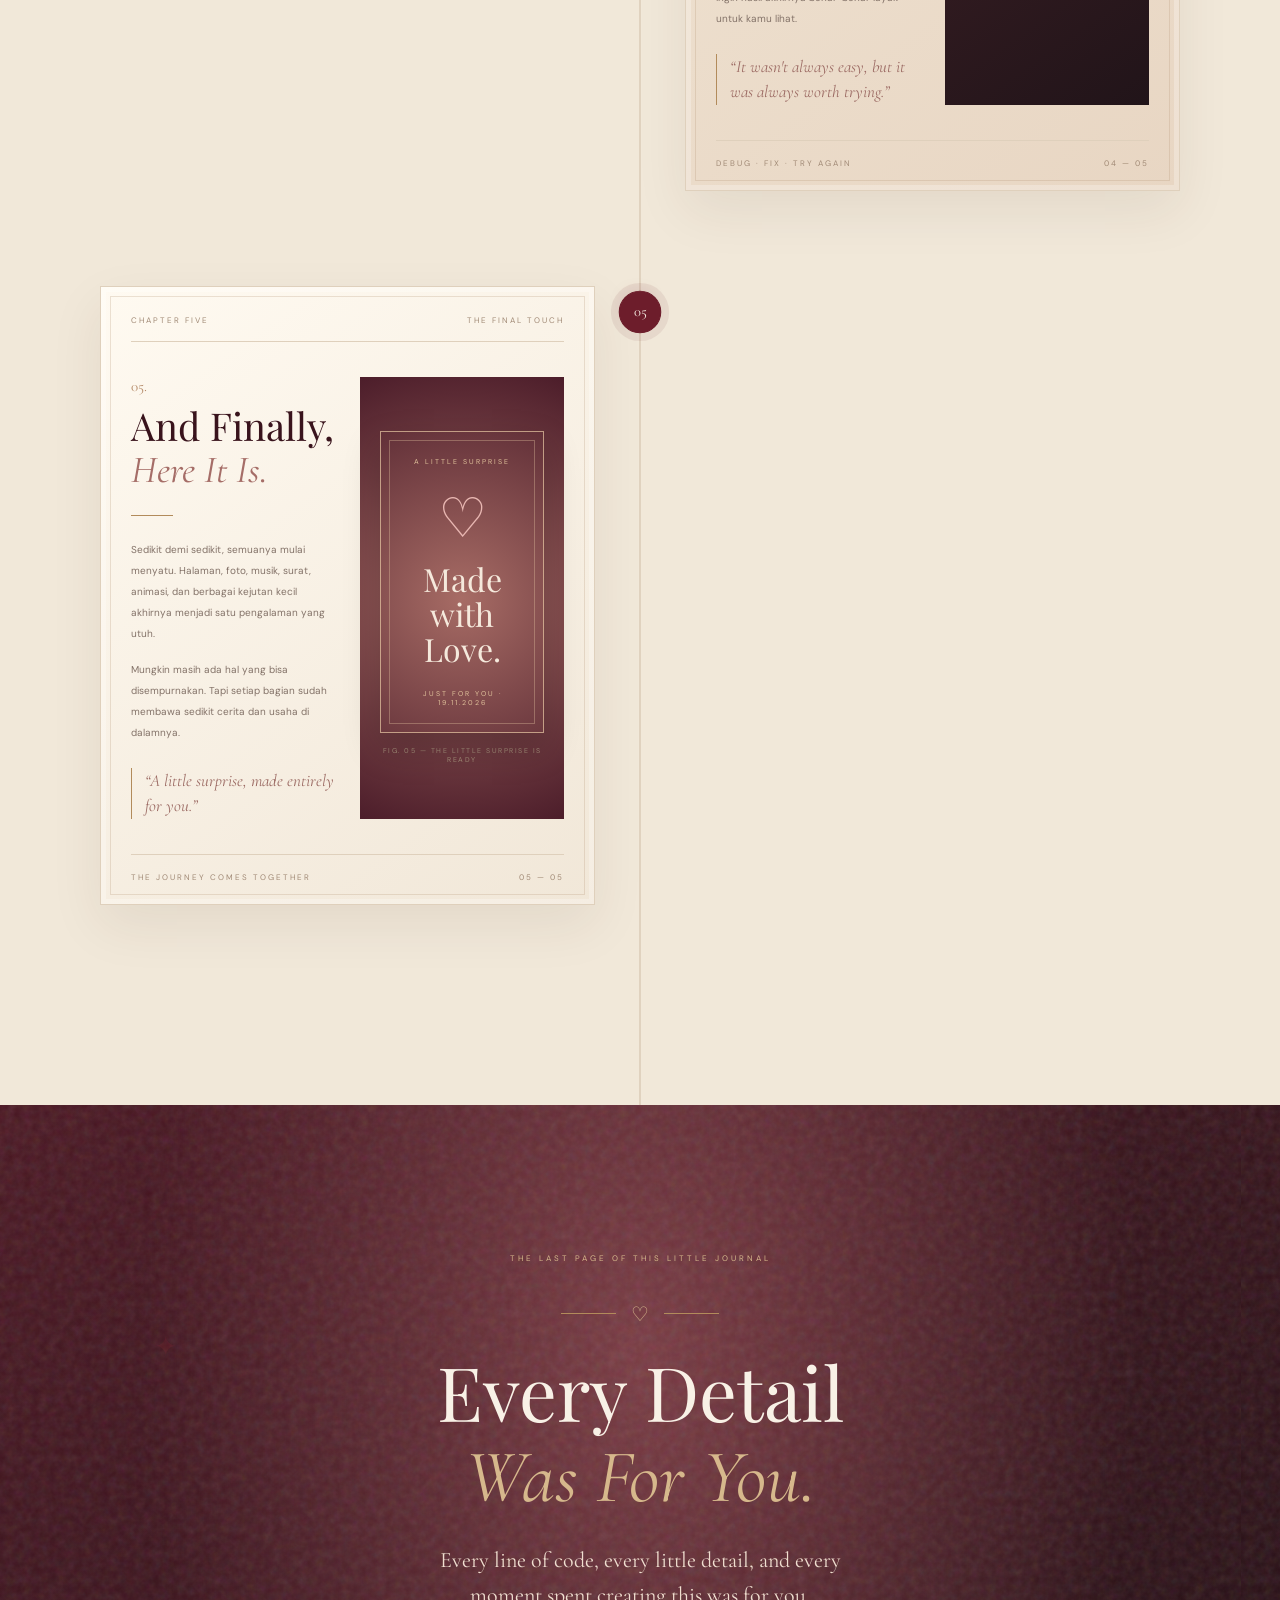
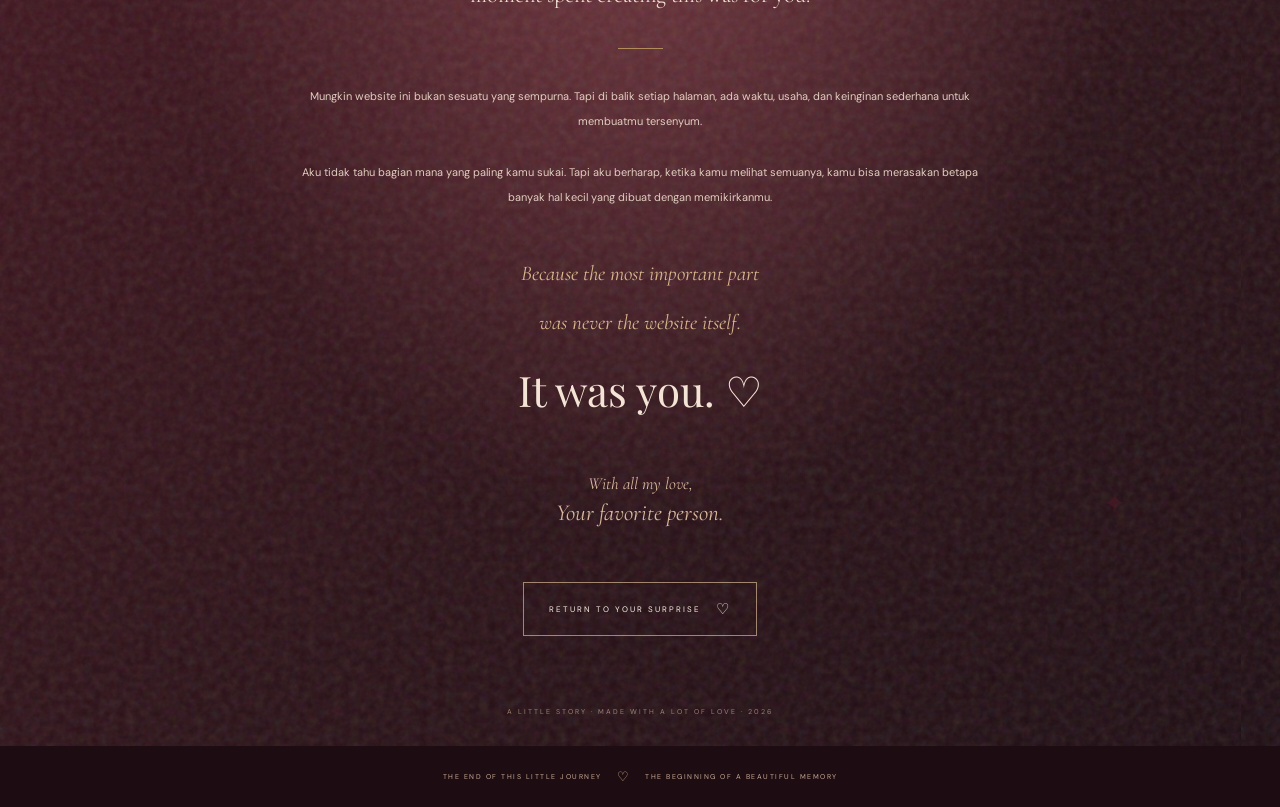
<file: behind-the-scenes.html>
<!DOCTYPE html>
<html lang="id">
<head>
  <meta charset="UTF-8">
  <meta name="viewport" content="width=device-width, initial-scale=1.0">

  <title>The Making of Us ♡</title>

  <link rel="stylesheet" href="stylee.css">

  <link rel="preconnect" href="https://fonts.googleapis.com">
  <link rel="preconnect" href="https://fonts.gstatic.com" crossorigin>

  <link href="https://fonts.googleapis.com/css2?family=Cormorant+Garamond:wght@400;500;600;700&family=DM+Sans:wght@300;400;500&family=Playfair+Display:ital,wght@0,400;0,500;0,600;1,400;1,500&display=swap" rel="stylesheet">
</head>

<body>

<!-- =================================
     SOFT PAGE LOADING
================================= -->

<div class="soft-loader" id="softLoader">
  <div class="loader-glow"></div>

  <div class="loader-content">
    <div class="loader-heart-wrap">
      <span class="tiny-heart heart-one">✧</span>
      <span class="tiny-heart heart-two">♡</span>
      <span class="tiny-heart heart-three">✦</span>
      <span class="tiny-heart heart-four">♡</span>
      <div class="loader-heart">♡</div>
    </div>

    <div class="loader-text">
      <p>A little story is waiting...</p>
      <span>Made with love ♡</span>
    </div>

    <div class="loader-line">
      <span></span>
    </div>
  </div>
</div>


<!-- =================================
     BACKGROUND MUSIC
================================= -->

<audio id="journeyAudio" loop preload="none">
  <source src="musik/Lord Huron - The Night We Met (Official Audio).mp3" type="audio/mpeg">
</audio>


<!-- =================================
     FLOATING MUSIC PLAYER
================================= -->

<div class="journey-music" id="journeyMusic">

  <div class="journey-music-icon" id="journeyMusicIcon">
    ♫
  </div>

  <div class="journey-music-info">
    <span>Coldplay — Sparks</span>
    <small id="journeyMusicStatus">A little soundtrack ♡</small>
  </div>

  <button
    type="button"
    id="journeyMusicBtn"
    aria-label="Putar musik"
  >
    ▶
  </button>

</div>


<!-- BACK BUTTON -->

<a href="index.html" class="back-button">
  <span>←</span> Back to the surprise
</a>


<!-- =================================
     HERO — THE COVER
================================= -->

<header class="journey-hero">

  <div class="hero-grain"></div>
  <div class="hero-vignette"></div>

  <div class="hero-topline">
    <span>A PERSONAL JOURNAL</span>
    <span>EST. 2026</span>
  </div>

  <div class="hero-side-note">
    A STORY MADE WITH LOVE
  </div>

  <div class="hero-content">

    <span class="hero-eyebrow">
      THE STORY BEHIND YOUR SURPRISE
    </span>

    <div class="hero-ornament">
      <span></span>
      <i>✧</i>
      <span></span>
    </div>

    <h1>
      The Making<br>
      <em>of</em> a Little<br>
      Love Story
    </h1>

    <p>
      Before it became a little surprise,
      it was only an idea living quietly
      in someone's mind.
    </p>

    <div class="hero-bottom">
      <span>ONE IDEA</span>
      <span class="hero-bottom-heart">♡</span>
      <span>COUNTLESS LITTLE DETAILS</span>
    </div>

  </div>

  <div class="hero-scroll">
    <span>SCROLL TO DISCOVER</span>
    <div class="scroll-line"></div>
  </div>

  <div class="hero-corner corner-left">✧</div>
  <div class="hero-corner corner-right">✧</div>

</header>


<!-- =================================
     INTRODUCTION
================================= -->

<section class="intro-section">

  <div class="intro-number">01 / THE BEGINNING</div>

  <div class="intro-layout">

    <div class="intro-left reveal">
      <span class="section-kicker">A NOTE FROM THE MAKER</span>

      <h2>
        More than<br>
        <em>just a website.</em>
      </h2>

      <div class="intro-line"></div>
    </div>

    <div class="intro-right reveal reveal-delay">
      <p class="intro-lead">
        Awalnya, aku hanya ingin membuat sesuatu
        yang berbeda untuk hari spesialmu.
      </p>

      <p>
        Bukan hadiah yang bisa dibungkus dengan pita,
        bukan pula sesuatu yang hanya bisa dilihat
        sebentar lalu dilupakan.
      </p>

      <p>
        Aku ingin membuat sebuah tempat kecil yang
        menyimpan cerita, kenangan, musik, dan
        banyak hal yang ingin kusampaikan kepadamu.
      </p>

      <p class="intro-signature">
        And so, the journey began. ♡
      </p>
    </div>

  </div>

  <div class="intro-bottom">
    <span>CHAPTERS OF A LITTLE SURPRISE</span>
    <span>SCROLL DOWN ↓</span>
  </div>

</section>


<!-- =================================
     TIMELINE INTRO
================================= -->

<section class="timeline-heading reveal">

  <span class="section-kicker">THE CREATIVE JOURNEY</span>

  <h2>
    Every little step<br>
    <em>meant something.</em>
  </h2>

  <p>
    Lima bagian kecil dari perjalanan panjang
    di balik kejutan yang kamu lihat hari ini.
  </p>

  <div class="timeline-heading-ornament">✦</div>

</section>


<!-- =================================
     JOURNEY TIMELINE
================================= -->

<main class="timeline" id="journeyTimeline">

  <div class="timeline-line"></div>
  <div class="timeline-progress" id="timelineProgress"></div>


  <!-- CHAPTER 01 -->

  <article class="journey-item reveal">

    <div class="timeline-marker">
      <span>01</span>
    </div>

    <div class="chapter-card">

      <div class="chapter-top">
        <span>CHAPTER ONE</span>
        <span>THE FIRST IDEA</span>
      </div>

      <div class="chapter-content">

        <div class="chapter-copy">

          <span class="chapter-index">01.</span>

          <h3>
            It Started<br>
            <em>With a Thought.</em>
          </h3>

          <div class="chapter-divider"></div>

          <p>
            Semuanya dimulai dari satu pertanyaan sederhana:
            bagaimana caranya memberikan kejutan yang
            benar-benar terasa spesial?
          </p>

          <p>
            Aku mulai mencari inspirasi, membayangkan
            konsepnya, dan memikirkan bagaimana setiap
            halaman bisa menjadi bagian dari sebuah cerita.
          </p>

          <div class="chapter-quote">
            “Every beautiful thing begins with a little idea.”
          </div>

        </div>

        <div class="chapter-visual idea-visual">

          <div class="visual-paper">
            <span class="visual-small">A THOUGHT, A DREAM</span>

            <div class="visual-big-heart">♡</div>

            <span class="visual-script">Dear you,</span>

            <p>
              I wanted to make<br>
              something special.
            </p>

            <div class="visual-paper-bottom">
              <span>19 · 11 · 2026</span>
              <span>✧</span>
            </div>
          </div>

          <span class="visual-caption">
            FIG. 01 — THE VERY FIRST IDEA
          </span>

        </div>

      </div>

      <div class="chapter-bottom">
        <span>THE FIRST PAGE</span>
        <span>01 — 05</span>
      </div>

    </div>

  </article>


  <!-- CHAPTER 02 -->

  <article class="journey-item reveal">

    <div class="timeline-marker">
      <span>02</span>
    </div>

    <div class="chapter-card">

      <div class="chapter-top">
        <span>CHAPTER TWO</span>
        <span>THE DESIGN</span>
      </div>

      <div class="chapter-content">

        <div class="chapter-copy">

          <span class="chapter-index">02.</span>

          <h3>
            Finding the<br>
            <em>Right Feeling.</em>
          </h3>

          <div class="chapter-divider"></div>

          <p>
            Setelah menemukan konsep, perjalanan berikutnya
            adalah menentukan bagaimana semuanya akan terlihat.
          </p>

          <p>
            Memilih warna burgundy, cream, dan pink.
            Mencari font yang tepat, menyusun foto,
            memilih dekorasi, dan menentukan suasana
            yang ingin kubangun.
          </p>

          <div class="chapter-quote">
            “Not just beautiful, but meaningful.”
          </div>

        </div>

        <div class="chapter-visual design-visual">

          <div class="design-board">

            <div class="board-heading">
              <span>MOODBOARD No. 02</span>
              <span>✧</span>
            </div>

            <div class="color-palette">
              <div class="palette-color palette-red">
                <span>BURGUNDY</span>
              </div>

              <div class="palette-color palette-cream">
                <span>CREAM</span>
              </div>

              <div class="palette-color palette-pink">
                <span>BLUSH</span>
              </div>
            </div>

            <div class="board-font">
              <span>TYPOGRAPHY STUDY</span>
              <strong>Love</strong>
              <em>in every detail.</em>
            </div>

            <div class="board-footer">
              <span>DESIGN WITH INTENTION</span>
              <span>♡</span>
            </div>

          </div>

          <span class="visual-caption">
            FIG. 02 — FINDING THE AESTHETIC
          </span>

        </div>

      </div>

      <div class="chapter-bottom">
        <span>THE VISUAL DIRECTION</span>
        <span>02 — 05</span>
      </div>

    </div>

  </article>


  <!-- CHAPTER 03 -->

  <article class="journey-item reveal">

    <div class="timeline-marker">
      <span>03</span>
    </div>

    <div class="chapter-card">

      <div class="chapter-top">
        <span>CHAPTER THREE</span>
        <span>THE CODING</span>
      </div>

      <div class="chapter-content">

        <div class="chapter-copy">

          <span class="chapter-index">03.</span>

          <h3>
            One Line<br>
            <em>At a Time.</em>
          </h3>

          <div class="chapter-divider"></div>

          <p>
            Lalu semuanya mulai diwujudkan menjadi kode.
            HTML untuk membangun struktur, CSS untuk
            menciptakan tampilan, dan JavaScript untuk
            membuat setiap bagian terasa hidup.
          </p>

          <p>
            Dari satu halaman sederhana, perlahan
            mulai terbentuk sesuatu yang lebih besar.
          </p>

          <div class="chapter-quote">
            “A little code, a lot of love.”
          </div>

        </div>

        <div class="chapter-visual coding-visual">

          <div class="editor-window">

            <div class="editor-top">
              <div class="editor-controls">
                <i></i><i></i><i></i>
              </div>

              <span>index.html</span>

              <span class="editor-status">● SAVING</span>
            </div>

            <div class="editor-code">

              <div>
                <span class="line-number">01</span>
                <span class="syntax-purple">&lt;section</span>
              </div>

              <div>
                <span class="line-number">02</span>
                &nbsp;&nbsp;class=<span class="syntax-yellow">"birthday"</span>
              </div>

              <div>
                <span class="line-number">03</span>
                <span class="syntax-purple">&gt;</span>
              </div>

              <div>
                <span class="line-number">04</span>
                &nbsp;&nbsp;<span class="syntax-purple">&lt;h1&gt;</span>
              </div>

              <div>
                <span class="line-number">05</span>
                &nbsp;&nbsp;&nbsp;&nbsp;<span class="syntax-pink">Happy Birthday</span>
              </div>

              <div>
                <span class="line-number">06</span>
                &nbsp;&nbsp;<span class="syntax-purple">&lt;/h1&gt;</span>
              </div>

              <div>
                <span class="line-number">07</span>
                &nbsp;&nbsp;<span class="syntax-green">&lt;!-- Made for you ♡ --&gt;</span>
              </div>

              <div>
                <span class="line-number">08</span>
                <span class="syntax-purple">&lt;/section&gt;</span>
              </div>

            </div>

            <div class="editor-bottom">
              <span>HTML</span>
              <span>UTF-8</span>
              <span>♡ MADE WITH CARE</span>
            </div>

          </div>

          <span class="visual-caption">
            FIG. 03 — WHERE THE IDEA BECAME REAL
          </span>

        </div>

      </div>

      <div class="chapter-bottom">
        <span>TURNING IDEAS INTO CODE</span>
        <span>03 — 05</span>
      </div>

    </div>

  </article>


  <!-- CHAPTER 04 -->

  <article class="journey-item reveal">

    <div class="timeline-marker">
      <span>04</span>
    </div>

    <div class="chapter-card struggle-card">

      <div class="chapter-top">
        <span>CHAPTER FOUR</span>
        <span>THE LITTLE STRUGGLES</span>
      </div>

      <div class="chapter-content">

        <div class="chapter-copy">

          <span class="chapter-index">04.</span>

          <h3>
            The Parts<br>
            <em>You Never Saw.</em>
          </h3>

          <div class="chapter-divider"></div>

          <p>
            Tentu saja, tidak semuanya berjalan mulus.
            Ada animasi yang tidak mau muncul, musik yang
            tidak bisa diputar, dan tampilan yang terkadang
            berantakan saat dibuka melalui HP.
          </p>

          <p>
            Ada banyak hal yang harus dicoba ulang.
            Beberapa kode harus diperbaiki berkali-kali.
            Kadang satu masalah selesai, lalu muncul
            masalah lainnya.
          </p>

          <p>
            Tapi setiap kali ada sesuatu yang tidak berhasil,
            aku mencoba lagi. Karena aku ingin hasil akhirnya
            benar-benar layak untuk kamu lihat.
          </p>

          <div class="chapter-quote">
            “It wasn't always easy, but it was always worth trying.”
          </div>

        </div>

        <div class="chapter-visual struggle-visual">

          <div class="notebook">

            <div class="notebook-title">
              <span>WORKING NOTES</span>
              <span>NO. 004</span>
            </div>

            <div class="notebook-lines">

              <p>
                <span class="note-cross">×</span>
                Animation not working
              </p>

              <p>
                <span class="note-cross">×</span>
                Music won't play
              </p>

              <p>
                <span class="note-cross">×</span>
                Mobile layout broken
              </p>

              <p>
                <span class="note-check">✓</span>
                Try again. Fix again.
              </p>

            </div>

            <div class="notebook-stamp">
              KEEP<br>GOING
            </div>

            <div class="notebook-bottom">
              <span>THE PROCESS IS PART OF THE STORY</span>
              <span>♡</span>
            </div>

          </div>

          <span class="visual-caption">
            FIG. 04 — THE UNSEEN LITTLE STRUGGLES
          </span>

        </div>

      </div>

      <div class="chapter-bottom">
        <span>DEBUG · FIX · TRY AGAIN</span>
        <span>04 — 05</span>
      </div>

    </div>

  </article>


  <!-- CHAPTER 05 -->

  <article class="journey-item reveal">

    <div class="timeline-marker">
      <span>05</span>
    </div>

    <div class="chapter-card final-chapter-card">

      <div class="chapter-top">
        <span>CHAPTER FIVE</span>
        <span>THE FINAL TOUCH</span>
      </div>

      <div class="chapter-content">

        <div class="chapter-copy">

          <span class="chapter-index">05.</span>

          <h3>
            And Finally,<br>
            <em>Here It Is.</em>
          </h3>

          <div class="chapter-divider"></div>

          <p>
            Sedikit demi sedikit, semuanya mulai menyatu.
            Halaman, foto, musik, surat, animasi, dan
            berbagai kejutan kecil akhirnya menjadi
            satu pengalaman yang utuh.
          </p>

          <p>
            Mungkin masih ada hal yang bisa disempurnakan.
            Tapi setiap bagian sudah membawa sedikit
            cerita dan usaha di dalamnya.
          </p>

          <div class="chapter-quote">
            “A little surprise, made entirely for you.”
          </div>

        </div>

        <div class="chapter-visual final-visual">

          <div class="final-artwork">

            <span class="final-artwork-top">
              A LITTLE SURPRISE
            </span>

            <div class="final-artwork-heart">
              ♡
            </div>

            <h4>
              Made<br>
              with Love.
            </h4>

            <span class="final-artwork-bottom">
              JUST FOR YOU · 19.11.2026
            </span>

          </div>

          <span class="visual-caption">
            FIG. 05 — THE LITTLE SURPRISE IS READY
          </span>

        </div>

      </div>

      <div class="chapter-bottom">
        <span>THE JOURNEY COMES TOGETHER</span>
        <span>05 — 05</span>
      </div>

    </div>

  </article>

</main>


<!-- =================================
     FINAL LETTER
================================= -->

<section class="final-section">

  <div class="final-grain"></div>

  <div class="final-inner reveal">

    <span class="final-eyebrow">
      THE LAST PAGE OF THIS LITTLE JOURNAL
    </span>

    <div class="final-ornament">
      <span></span>
      <i>♡</i>
      <span></span>
    </div>

    <h2>
      Every Detail<br>
      <em>Was For You.</em>
    </h2>

    <p class="final-lead">
      Every line of code, every little detail,
      and every moment spent creating this
      was for you.
    </p>

    <div class="final-divider"></div>

    <p>
      Mungkin website ini bukan sesuatu yang sempurna.
      Tapi di balik setiap halaman, ada waktu, usaha,
      dan keinginan sederhana untuk membuatmu tersenyum.
    </p>

    <p>
      Aku tidak tahu bagian mana yang paling kamu sukai.
      Tapi aku berharap, ketika kamu melihat semuanya,
      kamu bisa merasakan betapa banyak hal kecil
      yang dibuat dengan memikirkanmu.
    </p>

    <p class="final-last-line">
      Because the most important part<br>
      was never the website itself.
    </p>

    <h3>It was you. ♡</h3>

    <div class="final-signature">
      <span>With all my love,</span>
      <strong>Your favorite person.</strong>
    </div>

    <a href="index.html" class="back-home">
      <span>RETURN TO YOUR SURPRISE</span>
      <i>♡</i>
    </a>

  </div>

  <div class="final-footer-note">
    A LITTLE STORY · MADE WITH A LOT OF LOVE · 2026
  </div>

</section>


<footer class="page-footer">
  <span>THE END OF THIS LITTLE JOURNEY</span>
  <span>♡</span>
  <span>THE BEGINNING OF A BEAUTIFUL MEMORY</span>
</footer>


<!-- =================================
     JAVASCRIPT
================================= -->

<script>

/* =================================
   SCROLL REVEAL
================================= */

const revealElements = document.querySelectorAll(".reveal");

const revealObserver = new IntersectionObserver((entries) => {

  entries.forEach(entry => {

    if (entry.isIntersecting) {
      entry.target.classList.add("show");
      revealObserver.unobserve(entry.target);
    }

  });

}, {
  threshold: 0.12
});

revealElements.forEach(element => {
  revealObserver.observe(element);
});


/* =================================
   TIMELINE SCROLL PROGRESS
================================= */

const timeline = document.getElementById("journeyTimeline");
const timelineProgress = document.getElementById("timelineProgress");
const journeyItems = document.querySelectorAll(".journey-item");

function updateTimeline() {

  if (!timeline || !timelineProgress) return;

  const rect = timeline.getBoundingClientRect();
  const windowHeight = window.innerHeight;

  const start = windowHeight * 0.65;
  const distance = rect.height - windowHeight * 0.35;

  let progress = (start - rect.top) / distance;

  progress = Math.max(0, Math.min(1, progress));

  timelineProgress.style.height = `${progress * 100}%`;

  journeyItems.forEach(item => {

    const itemRect = item.getBoundingClientRect();

    if (itemRect.top < windowHeight * 0.68) {
      item.classList.add("chapter-active");
    }

  });

}

window.addEventListener("scroll", updateTimeline, {
  passive: true
});

window.addEventListener("resize", updateTimeline);

updateTimeline();


/* =================================
   JOURNEY MUSIC PLAYER
================================= */

const journeyAudio = document.getElementById("journeyAudio");
const journeyMusic = document.getElementById("journeyMusic");
const journeyMusicBtn = document.getElementById("journeyMusicBtn");
const journeyMusicStatus = document.getElementById("journeyMusicStatus");

if (journeyAudio && journeyMusicBtn) {

  journeyAudio.volume = 0.35;

  async function toggleJourneyMusic() {

    if (journeyAudio.paused) {

      try {

        await journeyAudio.play();

      } catch (error) {

        journeyMusicStatus.textContent = "Music unavailable ♡";
        console.log("Musik tidak dapat diputar:", error);

      }

    } else {

      journeyAudio.pause();

    }

  }

  function updateJourneyMusic() {

    const playing = !journeyAudio.paused;

    journeyMusic.classList.toggle("playing", playing);

    journeyMusicBtn.textContent = playing ? "Ⅱ" : "▶";

    journeyMusicBtn.setAttribute(
      "aria-label",
      playing ? "Jeda musik" : "Putar musik"
    );

    journeyMusicStatus.textContent = playing
      ? "Playing softly ♡"
      : "A little soundtrack ♡";

  }

  journeyMusicBtn.addEventListener("click", toggleJourneyMusic);

  journeyAudio.addEventListener("play", updateJourneyMusic);
  journeyAudio.addEventListener("pause", updateJourneyMusic);
  journeyAudio.addEventListener("ended", updateJourneyMusic);

  updateJourneyMusic();

}


/* =================================
   SOFT PAGE LOADING
================================= */

(function () {

  function startSoftLoading() {

    const loader = document.getElementById("softLoader");
    const progress = document.querySelector(".loader-line span");

    if (!loader || !progress) return;

    let finished = false;

    function finishLoading() {

      if (finished) return;
      finished = true;

      progress.style.transform = "scaleX(1)";

      setTimeout(() => {

        document.body.classList.add("page-loaded");

        loader.classList.add("hide");

        setTimeout(() => {
          loader.remove();
        }, 800);

      }, 250);

    }

    progress.addEventListener("animationend", finishLoading, {
      once: true
    });

  }

  if (document.readyState === "loading") {

    document.addEventListener("DOMContentLoaded", startSoftLoading);

  } else {

    startSoftLoading();

  }

})();

</script>

</body>
</html>
</file>
<file: style.css>
:root {
  --red: #7b1d2e;
  --cream: #f1ede6;
  --pink: #f3c9d3;
  --ink: #4a1220;
}

* {
  box-sizing: border-box;
  margin: 0;
}

body {
  font-family: Poppins, sans-serif;
  font-weight: 300;
  background: linear-gradient(135deg, #fde8ee, #fff7f2, #fbe0e8);
  padding: 24px 0;
}

.slide {
  width: min(94%, 900px);
  min-height: 480px;
  margin: 28px auto;
  padding: 48px 40px;
  border-radius: 6px;
  box-shadow: 0 12px 30px rgba(80, 20, 52, 0.25);
  display: flex;
  flex-direction: column;
  justify-content: center;
  gap: 18px;
  opacity: 0;
  transform: translateY(24px);
  transition: .8s;
  position: relative;
  overflow: visible;
}

.slide.show {
  opacity: 1;
  transform: none;
}

.red {
  background: radial-gradient(
    circle at 30% 20%,
    #f725b5,
    var(--red) 60%,
    #fb1ca6
  );
  color: #fbe9ec;
}

.cream {
  background: var(--cream);
  color: var(--ink);
}

.center {
  align-items: center;
  text-align: center;
}

h1,
h2,
h3,
em {
  font-family: 'Cormorant Garamond', serif;
  font-weight: 500;
}

h1 {
  font-size: 2.2rem;
}

h2 {
  font-size: 1.4rem;
}

h3 {
  font-size: 1.8rem;
}

em {
  font-style: italic;
  font-size: 1.15em;
}

mark {
  background: #222;
  color: #fff;
  padding: 0 6px;
  font-size: .7em;
  font-family: Poppins;
}

small {
  opacity: .8;
}

.ph {
  display: block;
  background: var(--pink);
  overflow: hidden;
  position: relative;
}

.ph img {
  width: 100%;
  height: 100%;
  object-fit: cover;
  display: block;
}

.hero {
  flex-direction: row;
  align-items: center;
  gap: 40px;
}

.hero .ph {
  width: 260px;
  height: 320px;
  flex: none;
  filter: grayscale(1);
  border-radius: 4px;
}

.hero div {
  display: flex;
  flex-direction: column;
  gap: 10px;
}

.row {
  display: flex;
  gap: 22px;
  flex-wrap: wrap;
  justify-content: center;
}

.round .ph {
  width: 110px;
  height: 110px;
  border-radius: 50%;
  border: 4px solid #fff;
}

.polas figure {
  position: relative;
  background: #fff;
  padding: 10px 10px 28px;
  color: #fc2bd9;
  width: 170px;
  box-shadow: 0 6px 14px rgba(0, 0, 0, .35);
  transition: .3s;
}

.polas figure:nth-child(odd) {
  transform: rotate(-4deg);
}

.polas figure:nth-child(even) {
  transform: rotate(3deg);
}

.polas figure:hover {
  transform: rotate(0) scale(1.06);
}

.polas .ph {
  height: 150px;
}

figcaption {
  font-size: .75rem;
  margin-top: 8px;
}


/* =====================================
   ROMANTIC VINYL PLAYER
===================================== */

.music-section {
  overflow: hidden;
  position: relative;
  background:
    radial-gradient(ellipse at 50% 38%,
      #a32650 0%,
      #7b1d2e 45%,
      #420c20 100%);
}

.music-section h3 {
  position: relative;
  z-index: 5;
  margin-bottom: 6px;
}

.record-stage {
  width: 100%;
  max-width: 390px;
  aspect-ratio: 1;
  margin: 0 auto;
  position: relative;
  display: grid;
  place-items: center;
  isolation: isolate;
}

/* Cahaya pink di belakang piringan */
.record-glow {
  position: absolute;
  width: 83%;
  aspect-ratio: 1;
  border-radius: 50%;
  background: #ff4788;
  filter: blur(48px);
  opacity: .17;
  z-index: -1;
}

/* Lingkaran neon di luar vinyl */
.record-stage::before {
  content: "";
  position: absolute;
  width: 88%;
  aspect-ratio: 1;
  border-radius: 50%;
  border: 2px solid rgba(255, 117, 170, .75);
  box-shadow:
    0 0 10px #ff5c9b,
    inset 0 0 10px rgba(255, 92, 155, .12);
  animation: orbitGlow 4s ease-in-out infinite alternate;
}

.record-stage::after {
  content: "";
  position: absolute;
  width: 94%;
  aspect-ratio: 1;
  border-radius: 50%;
  border: 1px dashed rgba(255, 183, 211, .3);
  animation: orbitGlow 6s linear infinite alternate-reverse;
}

/* Badan piringan */
.vinyl {
width: 76%;
aspect-ratio: 1;
position: absolute;
transform: translate(-50%, -50%);
z-index: 2;
overflow: hidden;
border-radius: 50%;
cursor: pointer;
  

  background:
    radial-gradient(
      circle,
      transparent 0 14%,
      rgba(0,0,0,.85) 14.5% 15.5%,
      transparent 16%
    ),
    repeating-radial-gradient(
      circle at center,
      #171717 0px,
      #292929 1px,
      #080808 2px,
      #353535 3px,
      #111 5px
    );

  border: 2px solid #4b303b;

  box-shadow:
    0 12px 25px rgba(0,0,0,.45),
    inset 0 0 15px #000,
    0 0 0 2px rgba(255, 180, 208, .12);

  transform: rotate(0deg);
}

/* Pantulan cahaya yang berputar bersama piringan */
.vinyl-shine {
  position: absolute;
  inset: 0;
  border-radius: 50%;
  pointer-events: none;

  background:
    conic-gradient(
      from 0deg,
      transparent 0deg 25deg,
      rgba(255,255,255,.03) 35deg,
      rgba(255,210,230,.65) 48deg,
      rgba(255,255,255,.08) 58deg,
      transparent 78deg 135deg,
      rgba(255,255,255,.15) 155deg,
      transparent 180deg 245deg,
      rgba(255,255,255,.23) 265deg,
      transparent 290deg 360deg
    );

  box-shadow:
    inset 0 0 0 12px rgba(255,255,255,.04),
    inset 0 0 0 14px rgba(0,0,0,.5),
    inset 0 0 0 22px rgba(255,255,255,.09),
    inset 0 0 0 24px rgba(0,0,0,.5),
    inset 0 0 0 33px rgba(255,255,255,.07),
    inset 0 0 0 35px rgba(0,0,0,.5),
    inset 0 0 0 45px rgba(255,255,255,.05);
}

/* Label pink di tengah */
.vinyl-label {
  width: 29%;
  aspect-ratio: 1;
  position: absolute;
  left: 50%;
  top: 50%;
  transform: translate(-50%, -50%);
  border-radius: 50%;
  z-index: 3;

  display: flex;
  align-items: center;
  justify-content: center;

  color: #8e2445;
  font-size: 27px;

  background:
    radial-gradient(circle at 30% 25%,
      #ffd9e6,
      #f3a1bc 48%,
      #d6537f 100%);

  border: 3px solid #ffb4ce;

  box-shadow:
    0 0 0 4px rgba(0,0,0,.65),
    0 0 12px rgba(255,124,174,.5);
}

.vinyl-label i {
  position: absolute;
  width: 7px;
  height: 7px;
  background: #fff5fa;
  border: 1px solid #b95c7d;
  border-radius: 50%;
}

.vinyl-marker {
  position: absolute;
  top: 5%;
  left: calc(50% - 4px);
  width: 8px;
  height: 8px;
  border-radius: 50%;
  z-index: 4;
  background: #ffe4ef;
  box-shadow: 0 0 9px #fff, 0 0 16px #ff7ba9;
}

/* Lengan pemutar di sisi kanan */
.tonearm {
  position: absolute;
  z-index: 5;
  width: 27%;
  height: 55%;
  top: 5%;
  right: 4%;
  pointer-events: none;
}

.tonearm-base {
  position: absolute;
  top: 0;
  right: 2%;
  width: 36%;
  aspect-ratio: 1;
  border-radius: 50%;

  background: radial-gradient(
    circle,
    #fff2e9 0 15%,
    #e6a8a4 18% 40%,
    #a95a69 43% 65%,
    #f2b6c8 68% 100%
  );

  border: 2px solid #ffd6df;
  box-shadow: 0 3px 10px #0005;
}

.tonearm-stick {
  position: absolute;
  top: 12%;
  right: 16%;

  width: 10px;
  height: 76%;

  border-radius: 10px;

  background: linear-gradient(
    90deg,
    #a65d68,
    #fff0df 40%,
    #f7c5cb 70%,
    #a65d68
  );

  transform: rotate(22deg);
  transform-origin: top center;

  box-shadow: 2px 3px 5px #0005;
}


/* Kotak kecil yang BENAR-BENAR menempel di ujung batang */
.tonearm-head {
  position: absolute;

  left: 50%;
  bottom: -25px;

  width: 27px;
  height: 39px;

  display: grid;
  place-items: center;

  border-radius: 7px;

  transform: translateX(-50%);

  color: #fff2f5;
  font-size: 15px;

  background: linear-gradient(
    135deg,
    #ffb4cb,
    #bd456f
  );

  border: 2px solid #ffd1e0;

  box-shadow: 0 3px 8px #0005;

  z-index: 10;
}

/* Dekorasi hati dan not musik */
.music-deco {
  position: absolute;
  z-index: 4;
  color: #ffbed4;
  text-shadow: 0 0 12px rgba(255,140,185,.5);
  pointer-events: none;
  animation: floatDecor 3s ease-in-out infinite;
}

.heart {
  font-family: Georgia, serif;
  font-size: 42px;
}

.heart-one {
  top: 10%;
  left: 1%;
  transform: rotate(-15deg);
}

.heart-two {
  right: 0;
  bottom: 14%;
  font-size: 35px;
  animation-delay: 1s;
}

.note {
  font-size: 36px;
}

.note-one {
  left: 0;
  top: 47%;
  animation-delay: .5s;
}

.note-two {
  right: 0;
  top: 34%;
  animation-delay: 1.2s;
}

.note-three {
  left: 13%;
  bottom: 4%;
  animation-delay: .8s;
}

@keyframes floatDecor {
  0%, 100% {
    margin-top: 0;
    opacity: .8;
  }
  50% {
    margin-top: -9px;
    opacity: 1;
  }
}

@keyframes orbitGlow {
  from {
    filter: brightness(.8);
    transform: rotate(0deg) scale(.98);
  }
  to {
    filter: brightness(1.25);
    transform: rotate(12deg) scale(1.02);
  }
}

/* Judul lagu */

/* =====================================
   SONG CAPTION — DI BAWAH VINYL
===================================== */

.song-caption {
  position: relative;
  z-index: 6;

  width: 100%;
  max-width: 390px;

  margin: 22px auto 0;
  padding: 0 10px;

  text-align: center;
}

.song-caption p {
  margin: 0;

  font-family: "Cormorant Garamond", serif;
  font-size: 1.65rem;
  font-weight: 500;

  color: #ffe4ed;
  line-height: 1.3;
}

.song-caption p em {
  color: #c6a36e;
  font-style: italic;
}

.song-divider {
  display: flex;
  justify-content: center;
  align-items: center;
  gap: 8px;

  margin: 9px auto 6px;
  color: #ffc1d7;
}

.song-divider::before,
.song-divider::after {
  content: "";
  width: 42px;
  height: 1px;
  background: rgba(255, 193, 215, .65);
}

.song-divider span {
  font-size: 16px;
}

#music-status {
  display: block;
  color: #f5c8d8;

  font-family: "Poppins", sans-serif;
  font-size: .72rem;
  letter-spacing: 1px;
}

@media (max-width: 640px) {
  .song-caption {
    margin-top: 18px;
  }

  .song-caption p {
    font-size: 1.4rem;
  }
}


.song-divider {
  display: flex;
  justify-content: center;
  align-items: center;
  gap: 4px;
  margin: 4px auto;
  color: #ffc1d7;
}

.song-divider::before,
.song-divider::after {
  content: "";
  width: 45px;
  height: 1px;
  background: #ffc1d7;
}

.song-divider span {
  font-size: 18px;
}

#music-status {
  color: #f5c8d8;
  font-size: .72rem;
  letter-spacing: 1px;
}

#audio {
  display: none;
}

/* Responsif untuk HP */
@media (max-width: 640px) {
  .record-stage {
    max-width: 320px;
  }

  .vinyl {
    width: 76%;
  }

  .heart {
    font-size: 32px;
  }

  .note {
    font-size: 28px;
  }

  .song-caption p {
    font-size: 1.25rem;
  }
}

@media (prefers-reduced-motion: reduce) {
  .record-stage::before,
  .record-stage::after,
  .music-deco {
    animation: none;
  }
}


/* FIX: PAKSA PIRINGAN BERPUTAR */
.music-section .record-stage .vinyl.play {
  animation: vinylSpinFix 2.5s linear infinite !important;
  transform-origin: center center;
  will-change: transform;
}

@keyframes vinylSpinFix {
  from {
    transform: rotate(0deg);
  }
  to {
    transform: rotate(360deg);
  }
}


.grid3 {
  display: grid;
  grid-template-columns: repeat(3, 1fr);
  gap: 26px;
}

.grid3 .ph {
  width: 70px;
  height: 70px;
  margin: 0 auto 8px;
}

.grid3 p {
  font-size: .8rem;
}

.letter p {
  font-size: .9rem;
  line-height: 1.8;
  max-width: 560px;
}

.note {
  list-style: none;
  background: #fff;
  padding: 22px 28px;
  box-shadow: 0 6px 14px rgba(0, 0, 0, .2);
  transform: rotate(2deg);
  text-align: left;
}

.note li {
  padding: 4px 0;
  font-size: .9rem;
}

.note li::before {
  content: "\2726  ";
  color: var(--red);
}

footer {
  text-align: center;
  padding: 20px;
  color: var(--red);
  font-size: .8rem;
}

@media (max-width: 640px) {
  .hero {
    flex-direction: column;
  }

  .grid3 {
    grid-template-columns: repeat(2, 1fr);
  }

  .slide {
    padding: 32px 20px;
  }
}

@media (prefers-reduced-motion: reduce) {
  .slide {
    transition: none;
    opacity: 1;
    transform: none;
  }

  .vinyl.play {
    animation: none;
  }
}


/* =====================================
   SCROLL REVEAL ANIMATION
===================================== */

/* Kondisi awal elemen */
.reveal {
  opacity: 0;
  transform: translateY(35px);
  transition:
    opacity .8s ease,
    transform .8s cubic-bezier(.2, .7, .2, 1);
  transition-delay: var(--delay, 0ms);
  will-change: opacity, transform;
}

/* Muncul saat masuk layar */
.reveal.show {
  opacity: 1;
  transform: translateY(0);
}

/* Judul muncul sedikit lebih dramatis */
.reveal-up {
  opacity: 0;
  transform: translateY(45px);
  transition:
    opacity .9s ease,
    transform .9s cubic-bezier(.16, 1, .3, 1);
  transition-delay: var(--delay, 0ms);
}

.reveal-up.show {
  opacity: 1;
  transform: translateY(0);
}

/* Foto muncul dengan efek zoom */
.reveal-zoom {
  opacity: 0;
  transform: scale(.88);
  transition:
    opacity .8s ease,
    transform .9s cubic-bezier(.16, 1, .3, 1);
  transition-delay: var(--delay, 0ms);
}

.reveal-zoom.show {
  opacity: 1;
  transform: scale(1);
}

/* Elemen masuk dari kiri */
.reveal-left {
  opacity: 0;
  transform: translateX(-35px);
  transition:
    opacity .8s ease,
    transform .8s ease;
  transition-delay: var(--delay, 0ms);
}

.reveal-left.show {
  opacity: 1;
  transform: translateX(0);
}

/* Elemen masuk dari kanan */
.reveal-right {
  opacity: 0;
  transform: translateX(35px);
  transition:
    opacity .8s ease,
    transform .8s ease;
  transition-delay: var(--delay, 0ms);
}

.reveal-right.show {
  opacity: 1;
  transform: translateX(0);
}

/* Hormati pengaturan pengurangan animasi */
@media (prefers-reduced-motion: reduce) {
  .reveal,
  .reveal-up,
  .reveal-zoom,
  .reveal-left,
  .reveal-right {
    opacity: 1;
    transform: none;
    transition: none;
    will-change: auto;
  }
}


/* ==================================
   SCRAPBOOK STICKERS
================================== */

/* Ruang supaya stiker tidak terpotong */
.slide .ph {
  overflow: hidden;
}

/* Stiker dekorasi */
.scrap-sticker {
  position: absolute;
  z-index: 20;
  pointer-events: none;
  user-select: none;
  line-height: 1;
  filter: drop-shadow(1px 3px 2px rgba(50, 10, 20, .18));
  animation: stickerFloat 4s ease-in-out infinite;
}

/* Bintang */
.sticker-star {
  font-size: 38px;
  color: #a62c3b;
  -webkit-text-stroke: 1px #f6d8c5;
  text-shadow: 1px 2px #f6d8c5;
}

/* Hati */
.sticker-heart {
  font-size: 36px;
  color: #a52a3a;
  -webkit-text-stroke: 1px #f8dfcf;
}

/* Bunga */
.sticker-flower {
  font-size: 34px;
  color: #b53b4b;
}

/* Kertas tulisan */
.sticker-note {
  background: #f5e7ce;
  color: #8f2635;
  padding: 9px 12px;
  font-family: cursive;
  font-size: 15px;
  line-height: 1.1;
  border: 1px dashed #d9bda0;
  border-radius: 3px;
  box-shadow: 2px 4px 0 rgba(90, 30, 35, .12);
}

/* Posisi dekorasi tiap halaman */
.hero::before {
  content: "♡";
  position: absolute;
  left: 18px;
  bottom: 24px;
  font-size: 45px;
  color: #f3c9d3;
  transform: rotate(-18deg);
}

.hero::after {
  content: "✦";
  position: absolute;
  top: 20px;
  left: 20px;
  font-size: 35px;
  color: #f4d6a8;
  transform: rotate(15deg);
}

.music-section::before {
  content: "✧";
  position: absolute;
  top: 24px;
  left: 25px;
  font-size: 42px;
  color: #f4d6a8;
  transform: rotate(-15deg);
  pointer-events: none;
}

.music-section::after {
  content: "♡";
  position: absolute;
  right: 24px;
  bottom: 35px;
  font-size: 38px;
  color: #f3c9d3;
  transform: rotate(15deg);
  pointer-events: none;
}

/* Efek stiker menempel pada foto */
.polas figure:nth-child(2)::after,
.polas figure:nth-child(4)::after {
  content: "♡";
  position: absolute;
  top: -17px;
  right: -10px;
  z-index: 5;
  font-size: 30px;
  color: #a62c3b;
  text-shadow: 1px 2px #f4d6c5;
  transform: rotate(15deg);
  pointer-events: none;
}

.polas figure:nth-child(odd)::before {
  content: "✦";
  position: absolute;
  left: -12px;
  bottom: 8px;
  z-index: 5;
  font-size: 28px;
  color: #a62c3b;
  text-shadow: 1px 2px #f4d6c5;
  pointer-events: none;
}

/* Stiker mengambang perlahan */
@keyframes stickerFloat {
  0%, 100% {
    translate: 0 0;
  }
  50% {
    translate: 0 -5px;
  }
}

/* Tampilan HP */
@media (max-width: 640px) {
  .hero::before {
    font-size: 34px;
    left: 8px;
    bottom: 10px;
  }

  .hero::after {
    font-size: 28px;
    top: 10px;
    left: 10px;
  }

  .polas figure:nth-child(2)::after,
  .polas figure:nth-child(4)::after {
    font-size: 24px;
  }
}

/* =====================================
   HARAPAN DAN DOA
===================================== */

.wishes-section {
  background: linear-gradient(145deg, #fff8f4, #f8e3e8);
  color: #4a1220;
  position: relative;
  overflow: hidden;
}

.wishes-section h3 {
  font-size: 2rem;
  margin-bottom: 4px;
}

.wishes-intro {
  max-width: 500px;
  font-size: .88rem;
  line-height: 1.9;
  color: #80515d;
}

.wishes-grid {
  display: grid;
  grid-template-columns: repeat(2, minmax(0, 1fr));
  gap: 18px;
  width: 100%;
  max-width: 650px;
  margin: 12px auto;
}

.wish-card {
  background: rgba(255, 255, 255, .78);
  border: 1px solid #f0cbd5;
  border-radius: 14px;
  padding: 22px 16px;
  box-shadow: 0 6px 18px rgba(100, 30, 55, .08);
  transition: transform .3s ease, box-shadow .3s ease;
}

.wish-card:hover {
  transform: translateY(-5px);
  box-shadow: 0 10px 24px rgba(100, 30, 55, .14);
}

.wish-icon {
  display: block;
  font-size: 32px;
  color: #b63d62;
  margin-bottom: 8px;
}

.wish-card h4 {
  font-family: 'Cormorant Garamond', serif;
  font-size: 1.35rem;
  font-weight: 500;
  margin-bottom: 8px;
  color: #7b1d2e;
}

.wish-card p {
  font-size: .76rem;
  line-height: 1.8;
  color: #72505a;
}

.wishes-ending {
  max-width: 520px;
  margin: 10px auto 0;
  font-family: 'Cormorant Garamond', serif;
  font-size: 1.25rem;
  font-style: italic;
  line-height: 1.7;
  color: #8e2948;
}

/* Tampilan HP */
@media (max-width: 640px) {
  .wishes-grid {
    grid-template-columns: 1fr;
    gap: 12px;
  }

  .wish-card {
    padding: 18px 16px;
  }

  .wishes-section h3 {
    font-size: 1.7rem;
  }

  .wishes-ending {
    font-size: 1.15rem;
  }
}


/* =====================================
   FAVORITE PERSON - ROMANTIC PHOTO GALLERY
===================================== */

.favorite-section {
  position: relative;
  overflow: hidden;
  background: linear-gradient(
    145deg,
    #fffaf3 0%,
    #f8eee4 55%,
    #f9e5e9 100%
  );
  color: #641d30;
  padding: 55px 35px;
  gap: 22px;
}

.favorite-heading {
  position: relative;
  width: 100%;
}

.favorite-heading h3 {
  font-size: clamp(1.8rem, 4vw, 3rem);
  line-height: 1.15;
}

.favorite-heading h3:nth-child(2) {
  margin-top: 3px;
}

.favorite-heading em {
  font-size: 1.05em;
}

.heading-heart {
  display: inline-block;
  color: #bd6179;
  font-family: Georgia, serif;
  font-size: .8em;
  transform: rotate(12deg);
}

.favorite-message {
  max-width: 600px;
  color: #a34f68;
  font-size: .92rem;
  line-height: 1.9;
  margin: 4px auto 12px;
}

.favorite-gallery {
  position: relative;
  display: flex;
  justify-content: center;
  align-items: center;
  flex-wrap: wrap;
  gap: 18px;
  width: 100%;
  max-width: 650px;
  margin: 0 auto;
  padding: 8px 0;
}

.favorite-photo {
  position: relative;
  width: 155px;
  height: 175px;
  flex: 0 1 155px;
  padding: 5px;
  background: #f5b9c2;
  border-radius: 13px;
  box-shadow: 0 5px 12px rgba(119, 43, 64, .12);
  transition: transform .3s ease, box-shadow .3s ease;
}

.favorite-photo img {
  display: block;
  width: 100%;
  height: 100%;
  object-fit: cover;
  border-radius: 9px;
}

.favorite-photo:nth-of-type(2) {
  transform: translateY(3px);
}

.favorite-photo:hover {
  transform: translateY(-5px) rotate(1deg);
  box-shadow: 0 10px 22px rgba(119, 43, 64, .2);
}

.favorite-deco {
  position: absolute;
  z-index: 2;
  color: #b95773;
  font-family: Georgia, serif;
  font-size: 43px;
  pointer-events: none;
  animation: favoriteFloat 3s ease-in-out infinite;
}


/* =========================================
   LUXURY FLOATING GALLERY
   PHOTO FRAME ONLY
========================================= */

.favorite-section .favorite-gallery {
  position: relative;
  display: flex;
  align-items: center;
  justify-content: center;

  width: 100%;
  max-width: 760px;
  min-height: 350px;

  margin: 20px auto;
  padding: 30px 10px;

  gap: 0;
}

/* BASE FRAME */
.favorite-section .favorite-photo {
  position: relative;
  flex: none;

  padding: 9px;
  background: #f8f2e9;

  border: 1px solid rgba(207, 177, 133, .85);
  border-radius: 3px;

  box-shadow:
    0 4px 8px rgba(30, 12, 18, .08),
    0 15px 30px rgba(30, 12, 18, .15),
    0 35px 55px rgba(30, 12, 18, .10);

  overflow: hidden;

  transition:
    transform .55s cubic-bezier(.2, .75, .25, 1),
    box-shadow .55s ease;
}

/* IMAGE */
.favorite-section .favorite-photo img {
  display: block;
  width: 100%;
  height: 100%;

  object-fit: cover;
  object-position: center;

  filter: saturate(.92) contrast(1.04);

  transition:
    transform .7s ease,
    filter .5s ease;
}

/* LEFT PHOTO */
.favorite-section .favorite-photo:nth-child(2) {
  width: 185px;
  height: 245px;

  z-index: 1;
  margin-right: -30px;

  transform: translateY(22px) rotate(-7deg);
}

/* CENTER PHOTO */
.favorite-section .favorite-photo:nth-child(3) {
  width: 225px;
  height: 305px;

  z-index: 3;

  transform: translateY(-5px);

  box-shadow:
    0 8px 15px rgba(30, 12, 18, .12),
    0 25px 45px rgba(30, 12, 18, .22),
    0 45px 70px rgba(30, 12, 18, .13);
}

/* RIGHT PHOTO */
.favorite-section .favorite-photo:nth-child(4) {
  width: 185px;
  height: 245px;

  z-index: 1;
  margin-left: -30px;

  transform: translateY(22px) rotate(7deg);
}

/* SUBTLE FRAME DETAIL */
.favorite-section .favorite-photo::before {
  content: "";
  position: absolute;
  inset: 9px;

  border: 1px solid rgba(255, 255, 255, .35);
  pointer-events: none;
  z-index: 2;
}

/* REMOVE OLD CAPTIONS */
.favorite-section .favorite-photo::after {
  content: none;
}

/* HOVER LEFT */
.favorite-section .favorite-photo:nth-child(2):hover {
  z-index: 4;
  transform: translateY(-5px) rotate(-2deg) scale(1.04);

  box-shadow: 0 25px 50px rgba(30, 12, 18, .25);
}

/* HOVER CENTER */
.favorite-section .favorite-photo:nth-child(3):hover {
  transform: translateY(-15px) scale(1.035);

  box-shadow: 0 30px 55px rgba(30, 12, 18, .28);
}

/* HOVER RIGHT */
.favorite-section .favorite-photo:nth-child(4):hover {
  z-index: 4;
  transform: translateY(-5px) rotate(2deg) scale(1.04);

  box-shadow: 0 25px 50px rgba(30, 12, 18, .25);
}

/* IMAGE HOVER */
.favorite-section .favorite-photo:hover img {
  transform: scale(1.045);
  filter: saturate(1.05) contrast(1.06);
}

/* TABLET */
@media (max-width: 760px) {
  .favorite-section .favorite-gallery {
    min-height: 300px;
    max-width: 600px;
  }

  .favorite-section .favorite-photo:nth-child(2),
  .favorite-section .favorite-photo:nth-child(4) {
    width: 155px;
    height: 215px;
  }

  .favorite-section .favorite-photo:nth-child(3) {
    width: 190px;
    height: 265px;
  }
}

/* MOBILE */
@media (max-width: 640px) {
  .favorite-section .favorite-gallery {
    min-height: 245px;
    padding: 25px 0;
    margin: 12px auto;
  }

  .favorite-section .favorite-photo {
    padding: 6px;
  }

  .favorite-section .favorite-photo:nth-child(2),
  .favorite-section .favorite-photo:nth-child(4) {
    width: 29%;
    height: 165px;
  }

  .favorite-section .favorite-photo:nth-child(2) {
    margin-right: -17px;
    transform: translateY(15px) rotate(-7deg);
  }

  .favorite-section .favorite-photo:nth-child(3) {
    width: 36%;
    height: 210px;
    transform: translateY(-5px);
  }

  .favorite-section .favorite-photo:nth-child(4) {
    margin-left: -17px;
    transform: translateY(15px) rotate(7deg);
  }

  .favorite-section .favorite-photo::before {
    inset: 6px;
  }
}

/* SMALL PHONE */
@media (max-width: 380px) {
  .favorite-section .favorite-gallery {
    min-height: 215px;
  }

  .favorite-section .favorite-photo:nth-child(2),
  .favorite-section .favorite-photo:nth-child(4) {
    height: 145px;
  }

  .favorite-section .favorite-photo:nth-child(3) {
    height: 185px;
  }
}

/* REDUCED MOTION */
@media (prefers-reduced-motion: reduce) {
  .favorite-section .favorite-photo,
  .favorite-section .favorite-photo img {
    transition: none;
  }
}


.deco-left {
  left: -35px;
  top: 25%;
  transform: rotate(-15deg);
}

.deco-right {
  right: -35px;
  bottom: 20%;
  transform: rotate(12deg);
  animation-delay: 1s;
}

.favorite-deco small {
  display: block;
  font-size: 25px;
  margin-top: 2px;
}

@keyframes favoriteFloat {
  0%, 100% {
    translate: 0 0;
  }
  50% {
    translate: 0 -6px;
  }
}

/* Tampilan HP */
@media (max-width: 640px) {
  .favorite-section {
    padding: 38px 20px;
    gap: 17px;
  }

  .favorite-heading h3 {
    font-size: 1.8rem;
  }

  .favorite-message {
    font-size: .8rem;
  }

  .favorite-gallery {
    gap: 10px;
    max-width: 100%;
  }

  .favorite-photo {
    width: 105px;
    height: 125px;
    flex-basis: 105px;
    padding: 4px;
    border-radius: 10px;
  }

  .favorite-photo img {
    border-radius: 7px;
  }

  .favorite-deco {
    font-size: 27px;
  }

  .deco-left {
    left: -8px;
  }

  .deco-right {
    right: -8px;
  }

  .favorite-deco small {
    font-size: 18px;
  }
}

@media (prefers-reduced-motion: reduce) {
  .favorite-deco {
    animation: none;
  }

  .favorite-photo {
    transition: none;
  }
}


/* =====================================
   ROMANTIC BIRTHDAY HERO
===================================== */

.hero-romantic {
  position: relative;
  isolation: isolate;
  overflow: hidden;
  min-height: 570px;
  padding: 55px 42px;
  gap: 42px;
  align-items: center;
  justify-content: center;

  background:
    radial-gradient(ellipse at 15% 15%, #a93d59 0%, transparent 45%),
    radial-gradient(ellipse at 85% 85%, #4a1026 0%, transparent 48%),
    linear-gradient(135deg, #741d37, #8e2946 48%, #4b1027);

  color: #fff1ec;
  border: 1px solid rgba(255, 225, 218, .3);
}

/* Tekstur cahaya dekoratif */
.hero-romantic::before {
  content: "";
  position: absolute;
  inset: 12px;
  border: 1px solid rgba(255, 220, 210, .2);
  border-radius: 4px;
  pointer-events: none;
  z-index: -1;
}

.hero-romantic .hero-photo-wrap {
  position: relative;
  width: 260px;
  flex: 0 0 260px;
  padding: 12px 12px 34px;
  background: #fff6ee;
  box-shadow: 0 18px 38px rgba(25, 0, 10, .3);
  transform: rotate(-4deg);
  transition: transform .4s ease;
}

.hero-romantic .hero-photo-wrap:hover {
  transform: rotate(0deg) translateY(-5px);
}

.hero-romantic .hero-photo {
  width: 100%;
  height: 320px;
  border-radius: 2px;
  background: #e8b8c2;
  filter: none;
}

.hero-romantic .hero-photo img {
  width: 100%;
  height: 100%;
  object-fit: cover;
}

.hero-photo-tape {
  position: absolute;
  width: 78px;
  height: 23px;
  top: -10px;
  left: 50%;
  transform: translateX(-50%) rotate(-3deg);
  background: rgba(245, 196, 190, .8);
  z-index: 3;
}

.hero-photo-caption {
  display: block;
  margin-top: 10px;
  text-align: center;
  color: #7b2940;
  font-family: 'Cormorant Garamond', serif;
  font-style: italic;
  font-size: 1.2rem;
}

.hero-romantic .hero-content {
  flex: 1;
  min-width: 0;
  align-items: flex-start;
  gap: 13px;
  position: relative;
  z-index: 2;
}

.hero-eyebrow {
  font-size: .61rem;
  letter-spacing: 2px;
  color: #f5c8cf;
  line-height: 1.8;
}

.hero-romantic h1 {
  font-size: clamp(2.8rem, 5vw, 4.3rem);
  line-height: .95;
  letter-spacing: -1px;
}

.hero-romantic h1 em {
  display: block;
  color: #f8c9d2;
  font-size: 1.08em;
  margin-top: 8px;
}

.hero-divider {
  display: flex;
  align-items: center;
  gap: 12px;
  color: #f4c0cb;
  font-size: 1.1rem;
  width: 190px;
}

.hero-divider span {
  flex: 1;
  height: 1px;
  background: rgba(255, 220, 225, .55);
}

.hero-romantic h2 {
  font-family: 'Cormorant Garamond', serif;
  font-size: clamp(1.65rem, 3vw, 2.35rem);
  line-height: 1.08;
  color: #fff0e9;
}


.hero-date {
  display: inline-flex !important;
  flex-direction: row !important;
  flex-wrap: nowrap !important;
  align-items: center !important;
  justify-content: center !important;

  width: max-content !important;
  max-width: 100%;
  white-space: nowrap !important;
  gap: 9px;

  padding: 9px 16px;
  border: 1px solid rgba(255, 220, 225, .4);
  border-radius: 30px;
  color: #ffe2df;
  font-size: .8rem;
  letter-spacing: 2px;
  line-height: 1;
  margin-top: 3px;
  box-sizing: border-box;
}

.hero-date span {
  display: inline-block !important;
  flex: 0 0 auto !important;
  width: auto !important;
  white-space: nowrap !important;
}

.hero-date .date-divider {
  opacity: .5;
}


.hero-romantic .hero-message {
  font-family: 'Cormorant Garamond', serif;
  font-size: 1.4rem;
  line-height: 1.45;
  font-style: italic;
  color: #f9dfe0;
  margin-top: 5px;
}

.hero-bottom-note {
  font-size: .7rem;
  letter-spacing: 1px;
  color: #efbdc9;
  margin-top: 3px;
}

.hero-decoration {
  position: absolute;
  color: #f5c4cf;
  pointer-events: none;
  z-index: 1;
  animation: heroFloat 4s ease-in-out infinite;
}

.hero-star {
  top: 35px;
  right: 45px;
  font-size: 38px;
}

.hero-heart {
  bottom: 45px;
  left: 42%;
  font-size: 43px;
  transform: rotate(-15deg);
  animation-delay: 1s;
}

.hero-sparkle {
  top: 25%;
  left: 45%;
  font-size: 27px;
  animation-delay: 2s;
}

@keyframes heroFloat {
  0%, 100% {
    translate: 0 0;
    opacity: .7;
  }
  50% {
    translate: 0 -8px;
    opacity: 1;
  }
}

/* Responsif untuk HP */
@media (max-width: 640px) {
  .hero-romantic {
    flex-direction: column;
    min-height: auto;
    padding: 45px 25px;
    gap: 30px;
  }

  .hero-romantic .hero-photo-wrap {
    width: min(220px, 75%);
    flex-basis: auto;
  }

  .hero-romantic .hero-photo {
    height: 255px;
  }

  .hero-romantic .hero-content {
    align-items: center;
    text-align: center;
    width: 100%;
  }

  .hero-romantic h1 {
    font-size: 3rem;
  }

  .hero-romantic h2 {
    font-size: 2rem;
  }

  .hero-divider {
    margin: 2px auto;
  }

  .hero-romantic .hero-message {
    font-size: 1.25rem;
  }

  .hero-heart {
    left: 8%;
    bottom: 30%;
  }

  .hero-star {
    right: 20px;
    top: 20px;
  }

  .hero-sparkle {
    left: auto;
    right: 12%;
    top: 45%;
  }
}

@media (prefers-reduced-motion: reduce) {
  .hero-decoration {
    animation: none;
  }

  .hero-romantic .hero-photo-wrap {
    transition: none;
  }
}

/* =========================================
   RANDOM SCRAPBOOK STICKERS
========================================= */

.slide {
  position: relative;
  overflow: visible;
}

.random-sticker {
  position: absolute;
  width: 100px;
  height: auto;

  z-index: 50;
  pointer-events: none;
  user-select: none;

  object-fit: contain;

  filter: drop-shadow(0 3px 4px rgba(0, 0, 0, .15));

  opacity: 0;
  transform: scale(.6);
  transition:
    opacity .7s ease,
    transform .7s cubic-bezier(.2, .8, .2, 1);
}

/* Muncul ketika section masuk layar */
.slide.show .random-sticker {
  opacity: 1;
}

/* Sedikit variasi ukuran */
.random-sticker.small {
  width: 55px;
}

.random-sticker.medium {
  width: 100px;
}

.random-sticker.large {
  width: 125px;
}

/* =========================================
   HP
========================================= */

@media (max-width: 600px) {

  .random-sticker {
    width: 65px;
  }

  .random-sticker.small {
    width: 50px;
  }

  .random-sticker.medium {
    width: 65px;
  }

  .random-sticker.large {
    width: 80px;
  }
}

/* =====================================
   LOVE LETTER - ROMANTIC SCRAPBOOK
===================================== */

.love-letter {
  position: relative;
  overflow: hidden;
  isolation: isolate;
  padding: 80px 20px;
  background: #f7e9df;
  color: #69434a;
}

.love-letter h3 {
  position: relative;
  z-index: 2;
  margin: 8px auto 12px;
  font-family: "Cormorant Garamond", serif;
  font-size: clamp(34px, 5vw, 53px);
  font-weight: 500;
  line-height: 1.2;
}

.love-letter h3 em {
  color: #b45f76;
}

.letter-eyebrow {
  color: #b16c78;
  font-family: "Poppins", sans-serif;
  font-size: 10px;
  letter-spacing: 3px;
}

.letter-subtitle {
  margin: 0 auto 38px;
  color: #987579;
  font-family: "Cormorant Garamond", serif;
  font-size: 20px;
  font-style: italic;
}

/* Kertas surat */
.letter-paper {
  position: relative;
  width: min(700px, 94%);
  margin: 0 auto;
  padding: 45px clamp(22px, 6vw, 65px) 40px;
  background:
    repeating-linear-gradient(
      to bottom,
      transparent 0,
      transparent 31px,
      rgba(181, 126, 126, .12) 32px
    ),
    #fffaf1;
  border: 1px solid rgba(171, 123, 113, .22);
  box-shadow:
    0 12px 35px rgba(92, 53, 59, .12),
    5px 5px 0 rgba(255, 255, 255, .45);
  text-align: left;
  transform: rotate(-0.5deg);
  transition: transform .4s ease, box-shadow .4s ease;
}

.letter-paper:hover {
  transform: rotate(0deg);
  box-shadow: 0 16px 40px rgba(92, 53, 59, .16);
}

/* Selotip pink */
.letter-tape {
  position: absolute;
  top: -13px;
  left: calc(50% - 48px);
  width: 96px;
  height: 27px;
  background: rgba(226, 161, 167, .72);
  transform: rotate(-3deg);
}

/* Bagian atas surat */
.letter-top {
  display: flex;
  justify-content: space-between;
  align-items: center;
  padding-bottom: 18px;
  border-bottom: 1px dashed #d9b7b1;
  color: #ad7b7d;
  font-family: "Cormorant Garamond", serif;
  font-size: 15px;
  font-style: italic;
}

.letter-small-heart {
  color: #c77c8c;
  font-size: 25px;
}

/* Isi surat */
.letter-content {
  padding-top: 18px;
  font-family: "Cormorant Garamond", serif;
  font-size: clamp(17px, 2.2vw, 20px);
  line-height: 1.8;
  color: #67484b;
}

.letter-content p {
  margin: 0 0 18px;
}

.letter-content .letter-greeting {
  margin-bottom: 20px;
  color: #b45f76;
  font-size: 27px;
  font-weight: 500;
}

.letter-closing {
  padding-top: 8px;
  color: #b45f76;
  font-size: 22px;
  font-style: italic;
}

/* Tanda tangan */
.letter-signature {
  display: flex;
  flex-direction: column;
  align-items: flex-end;
  gap: 4px;
  margin-top: 28px;
  color: #987579;
  font-family: "Cormorant Garamond", serif;
  font-size: 18px;
  font-style: italic;
}

.letter-signature span {
  color: #b45f76;
  font-size: 25px;
}

/* Tulisan penutup */
.letter-footer {
  margin: 30px auto 0;
  color: #a5757b;
  font-family: "Cormorant Garamond", serif;
  font-size: 19px;
  font-style: italic;
}

/* Hiasan */
.letter-decoration {
  position: absolute;
  z-index: -1;
  color: #c77e8b;
  pointer-events: none;
}

.letter-heart {
  top: 20%;
  left: 7%;
  font-size: 65px;
  transform: rotate(-15deg);
}

.letter-flower {
  right: 7%;
  bottom: 15%;
  font-size: 58px;
  transform: rotate(12deg);
}

/* Tampilan HP */
@media (max-width: 600px) {
  .love-letter {
    padding: 65px 12px;
  }

  .letter-subtitle {
    font-size: 17px;
    margin-bottom: 32px;
  }

  .letter-paper {
    width: 96%;
    padding: 35px 21px 30px;
  }

  .letter-content {
    font-size: 17px;
    line-height: 1.75;
  }

  .letter-content .letter-greeting {
    font-size: 24px;
  }

  .letter-signature span {
    font-size: 22px;
  }

  .letter-heart {
    left: 1%;
    top: 15%;
    font-size: 35px;
  }

  .letter-flower {
    right: 2%;
    bottom: 8%;
    font-size: 32px;
  }
}
/* GALERI 3 FOTO MASA KECIL */
.little-you-gallery {
  display: flex;
  justify-content: center;
  align-items: center;
  flex-wrap: wrap;
  gap: 28px;
  max-width: 1050px;
  margin: 40px auto;
}

.little-you-frame {
  position: relative;
  width: 260px;
  padding: 10px 10px 0;
  background: #fffaf0;
  box-shadow: 0 8px 25px rgba(91, 48, 55, .18);
  transition: transform .35s ease;
}

.little-you-frame .ph {
  display: block;
  width: 100%;
  height: 280px;
  overflow: hidden;
  background: #eadbd2;
}

.little-you-frame .ph img {
  display: block;
  width: 100%;
  height: 100%;
  object-fit: cover;
}

.little-you-caption {
  margin: 0;
  padding: 14px 4px 17px;
  color: #9e5366;
  font-family: "Cormorant Garamond", serif;
  font-style: italic;
}

.photo-one {
  transform: rotate(-5deg);
}

.photo-two {
  transform: rotate(3deg) translateY(-12px);
}

.photo-three {
  transform: rotate(-2deg);
}

.photo-one:hover,
.photo-two:hover,
.photo-three:hover {
  transform: rotate(0deg) translateY(-5px) scale(1.03);
}

.little-you-tape {
  position: absolute;
  z-index: 3;
  top: -10px;
  left: 35%;
  width: 80px;
  height: 23px;
  background: rgba(224, 156, 164, .72);
  transform: rotate(-5deg);
}

.little-you-message {
  position: relative;
  z-index: 2;
  margin: 35px auto 0;
  color: #ffffff;
  font-family: "Cormorant Garamond", serif;
  font-size: clamp(19px, 3vw, 25px);
  font-style: italic;
  line-height: 1.65;
}

@media (max-width: 600px) {
  .little-you-gallery {
    gap: 25px;
  }

  .little-you-frame {
    width: min(260px, 78vw);
  }

  .little-you-frame .ph {
    height: 270px;
  }

  .photo-two {
    transform: rotate(3deg);
  }
}



/* =================================
   GUESTBOOK / LEAVE A MESSAGE
================================= */

.guestbook-section {
  overflow: visible !important;
  background: linear-gradient(145deg, #f8f0eb, #f1e5df);
}

.guestbook-content {
  width: 100%;
  max-width: 620px;
  margin: auto;
  text-align: center;
}

.guestbook-subtitle {
  color: #a56d78;
  font-size: 10px;
  letter-spacing: 3px;
}

.guestbook-content h2 {
  color: #7b1d2e;
  font-family: "Cormorant Garamond", serif;
  font-size: clamp(35px, 6vw, 52px);
  font-weight: 500;
  margin-top: 12px;
}

.guestbook-content h2 em {
  font-weight: 500;
}

.guestbook-intro {
  color: #80656a;
  font-size: 12px;
  line-height: 1.9;
  max-width: 400px;
  margin: 15px auto 30px;
}

.guestbook-paper {
  background: #fffaf6;
  padding: 30px;
  border-radius: 4px;
  box-shadow: 0 12px 30px rgba(90,35,45,.10);
  transform: rotate(-.4deg);
  text-align: left;
}

.guestbook-paper label {
  display: block;
  color: #7b1d2e;
  font-size: 12px;
  margin: 12px 0 8px;
}

.guestbook-paper input,
.guestbook-paper textarea {
  width: 100%;
  padding: 13px;
  border: 1px solid #ead8d8;
  border-radius: 4px;
  background: #fffdfb;
  color: #4a1220;
  font-family: "Poppins", sans-serif;
  font-size: 12px;
  outline: none;
}

.guestbook-paper input:focus,
.guestbook-paper textarea:focus {
  border-color: #a65b6b;
}

.guestbook-paper textarea {
  min-height: 130px;
  resize: vertical;
  line-height: 1.8;
}

.guestbook-button {
  width: 100%;
  padding: 14px;
  margin-top: 20px;
  border: none;
  border-radius: 3px;
  background: #7b1d2e;
  color: white;
  font-family: "Poppins", sans-serif;
  font-size: 12px;
  cursor: pointer;
  transition: .3s;
}

.guestbook-button:hover {
  background: #9b3449;
  transform: translateY(-2px);
}

.guestbook-messages {
  margin-top: 45px;
}

.guestbook-messages h3 {
  color: #7b1d2e;
  font-family: "Cormorant Garamond", serif;
  font-size: 29px;
  font-weight: 500;
  margin-bottom: 20px;
}

.guestbook-card {
  text-align: left;
  background: #fffaf6;
  border-left: 3px solid #b76c7b;
  padding: 17px 20px;
  margin-bottom: 13px;
  border-radius: 3px;
  box-shadow: 0 4px 12px rgba(90,35,45,.06);
  animation: guestbookAppear .5s ease;
}

.guestbook-card strong {
  display: block;
  color: #7b1d2e;
  font-family: "Cormorant Garamond", serif;
  font-size: 20px;
  margin-bottom: 6px;
}

.guestbook-card p {
  color: #72585e;
  font-size: 12px;
  line-height: 1.8;
  white-space: pre-wrap;
  overflow-wrap: anywhere;
}

.guestbook-card small {
  display: block;
  color: #b19b99;
  font-size: 10px;
  margin-top: 10px;
}

#guestbookEmpty {
  color: #a17e83;
  font-family: "Cormorant Garamond", serif;
  font-style: italic;
  font-size: 16px;
}

@keyframes guestbookAppear {
  from {
    opacity: 0;
    transform: translateY(12px);
  }
  to {
    opacity: 1;
    transform: translateY(0);
  }
}

@media (max-width: 600px) {
  .guestbook-paper {
    padding: 22px 18px;
  }
}






/* ========================================
   ONE LAST SURPRISE - GIFT BOX
======================================== */

.surprise-gift {
  position: relative;
  overflow: hidden;
  padding: 90px 20px;
  min-height: 650px;
  background:
    radial-gradient(ellipse at 50% 45%,
      #fff8f5 0%,
      #fff0f2 60%,
      #fbe4e9 100%);
  isolation: isolate;
}

.gift-heading {
  position: relative;
  z-index: 2;
}

.gift-eyebrow {
  color: #bd7188;
  font-size: 10px;
  letter-spacing: 3px;
  font-weight: 600;
}

.gift-heading h3 {
  margin: 14px 0 10px;
  color: #773b50;
  font-family: "Cormorant Garamond", serif;
  font-size: clamp(36px, 6vw, 55px);
  font-weight: 500;
}

.gift-heading h3 em {
  color: #c76e8b;
}

.gift-heading p {
  color: #9a7180;
  font-size: 13px;
}

/* Area hadiah */

.gift-stage {
  position: relative;
  display: flex;
  align-items: center;
  justify-content: center;
  width: 100%;
  height: 290px;
  margin: 5px auto 0;
  perspective: 800px;
}

.gift-box {
  position: relative;
  width: 170px;
  height: 160px;
  padding: 0;
  border: 0;
  background: transparent;
  cursor: pointer;
  transform-style: preserve-3d;
  animation: giftFloat 3s ease-in-out infinite;
  -webkit-tap-highlight-color: transparent;
  z-index: 2;
}

.gift-box:focus-visible {
  outline: 2px solid #c76e8b;
  outline-offset: 12px;
  border-radius: 12px;
}

.gift-body {
  position: absolute;
  left: 10px;
  bottom: 0;
  width: 150px;
  height: 110px;
  border-radius: 5px 5px 12px 12px;
  background: linear-gradient(135deg, #f5a8bd, #e87e9f);
  box-shadow:
    inset -10px 0 0 rgba(172, 72, 111, .10),
    inset 0 -8px 0 rgba(172, 72, 111, .08),
    0 14px 25px rgba(173, 91, 119, .18);
}

.gift-body-ribbon {
  position: absolute;
  top: 0;
  bottom: 0;
  left: 62px;
  width: 26px;
  background: linear-gradient(90deg, #fff1c9, #fffbe5, #f6dc9b);
  box-shadow: 0 0 5px rgba(255, 255, 255, .4);
}

.gift-front-heart {
  position: absolute;
  bottom: 13px;
  left: 0;
  width: 100%;
  color: #fff8f0;
  font-size: 23px;
  text-shadow: 0 2px 5px rgba(151, 61, 91, .2);
}

/* Tutup kotak */

.gift-lid {
  position: absolute;
  z-index: 3;
  top: 28px;
  left: 0;
  width: 170px;
  height: 42px;
  border-radius: 7px;
  background: linear-gradient(135deg, #ffc3d3, #ee8ca9);
  box-shadow:
    inset 0 5px 0 rgba(255, 255, 255, .25),
    0 7px 12px rgba(173, 91, 119, .15);
  transform-origin: 15% 90%;
  transition:
    transform .85s cubic-bezier(.2, .8, .2, 1),
    opacity .5s ease;
}

.gift-lid-ribbon {
  position: absolute;
  top: 0;
  bottom: 0;
  left: 72px;
  width: 26px;
  background: linear-gradient(90deg, #fff0bf, #fffbe5, #f6dc9b);
}

.gift-bow {
  position: absolute;
  width: 70px;
  height: 35px;
  left: 50px;
  top: -24px;
}

.gift-bow span {
  position: absolute;
  top: 3px;
  width: 35px;
  height: 23px;
  border: 7px solid #f8e8b8;
  border-radius: 50% 50% 15% 50%;
}

.gift-bow span:first-child {
  left: 2px;
  transform: rotate(25deg);
}

.gift-bow span:last-child {
  right: 2px;
  transform: scaleX(-1) rotate(25deg);
}

.gift-shadow {
  position: absolute;
  bottom: 36px;
  width: 180px;
  height: 22px;
  border-radius: 50%;
  background: rgba(166, 95, 117, .12);
  filter: blur(7px);
}

/* Animasi kotak terbuka */

.gift-box.opened {
  animation: giftOpen .6s ease forwards;
}

.gift-box.opened .gift-lid {
  transform: translate(-45px, -90px) rotate(-30deg);
  opacity: 0;
}

.gift-box.opened .gift-body {
  animation: giftBodyPop .5s ease .15s both;
}

@keyframes giftFloat {
  0%, 100% { transform: translateY(0) rotate(-1deg); }
  50% { transform: translateY(-10px) rotate(1deg); }
}

@keyframes giftOpen {
  0% { transform: scale(1); }
  45% { transform: scale(1.12) rotate(-3deg); }
  100% { transform: scale(.94); }
}

@keyframes giftBodyPop {
  0% { transform: translateY(0); }
  50% { transform: translateY(8px); }
  100% { transform: translateY(0); }
}

/* Hiasan melayang */

.gift-sparkle {
  position: absolute;
  color: #d88aa1;
  font-size: 26px;
  animation: sparkleFloat 2.5s ease-in-out infinite;
  pointer-events: none;
}

.sparkle-one {
  top: 65px;
  left: calc(50% - 120px);
}

.sparkle-two {
  top: 105px;
  right: calc(50% - 125px);
  animation-delay: .6s;
}

.sparkle-three {
  bottom: 65px;
  left: calc(50% - 105px);
  animation-delay: 1s;
}

@keyframes sparkleFloat {
  0%, 100% { transform: translateY(0) rotate(0); opacity: .55; }
  50% { transform: translateY(-12px) rotate(18deg); opacity: 1; }
}

.gift-hint {
  color: #aa7184;
  font-size: 12px;
  letter-spacing: .5px;
  animation: hintPulse 2s ease-in-out infinite;
}

@keyframes hintPulse {
  0%, 100% { opacity: .65; }
  50% { opacity: 1; }
}

/* Hadiah setelah dibuka */

.gift-reveal {
  position: relative;
  z-index: 3;
  max-width: 430px;
  margin: 5px auto 0;
  padding: 25px 24px;
  border: 1px solid #f2cbd7;
  border-radius: 22px;
  background: rgba(255, 255, 255, .78);
  box-shadow: 0 15px 40px rgba(166, 95, 117, .10);
  opacity: 0;
  transform: translateY(20px) scale(.95);
  transition: opacity .7s ease, transform .7s ease;
  pointer-events: none;
}

.gift-reveal.visible {
  opacity: 1;
  transform: translateY(0) scale(1);
  pointer-events: auto;
}

.gift-reveal-items {
  display: flex;
  align-items: center;
  justify-content: center;
  gap: 20px;
  margin-bottom: 15px;
}

.gift-reveal-items span {
  display: inline-block;
  font-size: 43px;
  animation: giftItemPop .6s backwards;
}

.gift-reveal-items span:nth-child(2) {
  animation-delay: .15s;
}

.gift-reveal-items span:nth-child(3) {
  animation-delay: .3s;
}

@keyframes giftItemPop {
  from { transform: scale(0) rotate(-25deg); opacity: 0; }
  to { transform: scale(1) rotate(0); opacity: 1; }
}

.gift-reveal h4 {
  color: #914d66;
  font-family: "Cormorant Garamond", serif;
  font-size: 27px;
  font-weight: 600;
  margin: 0 0 12px;
}

.gift-reveal p {
  max-width: 330px;
  margin: 0 auto;
  color: #987584;
  font-size: 13px;
  line-height: 1.9;
}

.gift-final-decor {
  margin-top: 17px;
  color: #d67f9c;
  letter-spacing: 4px;
}

.gift-replay {
  margin-top: 18px;
  padding: 9px 17px;
  border: 1px solid #edc1cf;
  border-radius: 30px;
  background: #fff4f7;
  color: #a65875;
  font: inherit;
  font-size: 11px;
  cursor: pointer;
  transition: background .2s, transform .2s;
}

.gift-replay:hover {
  background: #fce4eb;
  transform: translateY(-2px);
}

/* Confetti */

.gift-confetti {
  position: absolute;
  inset: 0;
  overflow: hidden;
  pointer-events: none;
  z-index: 5;
}

.gift-confetti-piece {
  position: absolute;
  top: 45%;
  left: 50%;
  width: 9px;
  height: 14px;
  border-radius: 3px;
  opacity: 0;
  animation: confettiBurst var(--duration) cubic-bezier(.1, .65, .3, 1) forwards;
  animation-delay: var(--delay);
}

@keyframes confettiBurst {
  0% {
    transform: translate(-50%, -50%) rotate(0) scale(.4);
    opacity: 1;
  }
  75% { opacity: 1; }
  100% {
    transform:
      translate(var(--x), var(--y))
      rotate(var(--rotation))
      scale(1);
    opacity: 0;
  }
}

/* Mobile */

@media (max-width: 480px) {
  .surprise-gift {
    padding: 65px 16px;
    min-height: 600px;
  }

  .gift-stage {
    height: 260px;
  }

  .gift-reveal {
    padding: 23px 17px;
  }

  .gift-reveal h4 {
    font-size: 24px;
  }

  .gift-reveal-items span {
    font-size: 38px;
  }
}

@media (prefers-reduced-motion: reduce) {
  .gift-box,
  .gift-sparkle,
  .gift-hint {
    animation: none;
  }

  .gift-reveal,
  .gift-lid {
    transition-duration: .01ms;
  }
}



/* ===== LITTLE THINGS I LOVE ABOUT YOU ===== */
.little-things {
  background:
    radial-gradient(ellipse at top left, #f9dce2 0%, transparent 42%),
    #f1ede6;
  padding: 58px 35px;
  gap: 20px;
  text-align: center;
}

.little-tag {
  font-size: 10px;
  letter-spacing: 4px;
  color: #9a5262;
  font-weight: 400;
}

.little-things h3 {
  font-family: 'Cormorant Garamond', serif;
  font-size: clamp(29px, 5vw, 43px);
  line-height: 1.15;
  color: #641d30;
  font-weight: 500;
  margin: 0;
}

.little-things h3 em {
  color: #b65e76;
  font-weight: 500;
}

.little-intro {
  font-family: 'Poppins', sans-serif;
  font-size: 12px;
  line-height: 1.9;
  color: #806b6e;
  font-weight: 300;
  margin: 0 0 8px;
}

.little-grid {
  width: 100%;
  max-width: 570px;
  display: grid;
  grid-template-columns: repeat(2, minmax(0, 1fr));
  gap: 14px;
  margin: 5px auto;
}

.little-card {
  position: relative;
  min-height: 145px;
  padding: 25px 12px 20px;
  display: flex;
  flex-direction: column;
  align-items: center;
  justify-content: center;
  gap: 12px;
  background: rgba(255, 255, 255, 0.58);
  border: 1px solid rgba(181, 105, 125, 0.23);
  border-radius: 5px;
  box-shadow: 0 7px 18px rgba(94, 38, 52, 0.045);
  transition: transform 0.35s ease, box-shadow 0.35s ease;
}

.little-card:nth-child(even) {
  transform: translateY(12px);
}

.little-card:hover {
  transform: translateY(-4px) rotate(-1deg);
  box-shadow: 0 12px 25px rgba(94, 38, 52, 0.1);
}

.little-number {
  position: absolute;
  top: 10px;
  left: 12px;
  font-family: 'Cormorant Garamond', serif;
  font-size: 12px;
  letter-spacing: 1px;
  color: #b98b94;
}

.little-icon {
  width: 35px;
  height: 35px;
  display: flex;
  align-items: center;
  justify-content: center;
  border-radius: 50%;
  background: #f7e2e6;
  color: #a64e67;
  font-size: 21px;
}

.little-card p {
  margin: 0;
  font-family: 'Poppins', sans-serif;
  font-size: 11px;
  line-height: 1.9;
  color: #65464d;
  font-weight: 300;
}

.little-ending {
  margin: 20px 0 0;
  font-family: 'Cormorant Garamond', serif;
  font-size: 19px;
  font-style: italic;
  line-height: 1.6;
  color: #a65a70;
}

/* Tampilan HP */
@media (max-width: 480px) {
  .little-things {
    padding: 45px 18px;
  }

  .little-grid {
    gap: 10px;
  }

  .little-card {
    min-height: 135px;
    padding: 25px 7px 15px;
  }

  .little-card p {
    font-size: 10px;
  }

  .little-ending {
    font-size: 17px;
  }
}


/* ===== ROMANTIC FOOTER ===== */
.love-footer {
  display: flex;
  flex-direction: column;
  align-items: center;
  justify-content: center;
  gap: 10px;

  width: 100%;
  padding: 42px 20px 35px;
  margin-top: 20px;
  text-align: center;
  color: #f1ede6;
  background: #7b1d2e;
  box-sizing: border-box;
}

.footer-line {
  width: 55px;
  height: 1px;
  background: rgba(243, 201, 211, .7);
  margin-bottom: 4px;
}

.footer-heart {
  font-family: 'Cormorant Garamond', serif;
  font-size: 32px;
  line-height: 1;
  color: #f3c9d3;
  animation: footerHeartbeat 2s ease-in-out infinite;
}

.love-footer p {
  margin: 0;
  font-family: 'Cormorant Garamond', serif;
  font-size: 22px;
  letter-spacing: .5px;
}

.love-footer p span {
  color: #f3aebe;
  display: inline-block;
}

.love-footer small {
  font-family: 'Poppins', sans-serif;
  font-size: 9px;
  font-weight: 300;
  letter-spacing: 1.5px;
  line-height: 1.8;
  color: rgba(241, 237, 230, .75);
}

.footer-date {
  margin-top: 8px;
  font-family: 'Poppins', sans-serif;
  font-size: 9px;
  letter-spacing: 4px;
  color: #f3c9d3;
}

@keyframes footerHeartbeat {
  0%, 100% {
    transform: scale(1);
  }
  50% {
    transform: scale(1.15);
  }
}

@media (prefers-reduced-motion: reduce) {
  .footer-heart {
    animation: none;
  }
}


/* ==========================================
   FLOATING PETALS & TINY HEARTS
========================================== */

.scroll-petal {
  position: fixed;
  top: -50px;
  left: 0;
  z-index: 999;
  pointer-events: none;
  user-select: none;
  line-height: 1;
  opacity: 0;
  will-change: transform, opacity;
  animation: petal-float var(--duration, 4s) ease-out forwards;
  filter: drop-shadow(0 2px 3px rgba(80, 15, 35, 0.12));
}

@keyframes petal-float {
  0% {
    opacity: 0;
    transform: translate3d(0, -20px, 0) rotate(0deg) scale(.65);
  }

  12% {
    opacity: .9;
  }

  35% {
    transform: translate3d(var(--drift1, 25px), 30vh, 0)
      rotate(100deg) scale(1);
  }

  70% {
    opacity: .75;
    transform: translate3d(var(--drift2, -20px), 70vh, 0)
      rotate(240deg) scale(.9);
  }

  100% {
    opacity: 0;
    transform: translate3d(var(--drift3, 30px), 110vh, 0)
      rotate(360deg) scale(.7);
  }
}

/* Sedikit variasi gerakan supaya tidak seragam */
.scroll-petal.heart {
  filter: drop-shadow(0 2px 4px rgba(190, 50, 90, .2));
}

@media (prefers-reduced-motion: reduce) {
  .scroll-petal {
    animation-duration: 1.2s !important;
  }
}


.birthday-countdown-strip {
  width: 100%;
  padding: 28px 15px;
  background: linear-gradient(120deg, #f8e3e8, #f1ede6, #f8e3e8);
  text-align: center;
  color: #7b1d2e;
  position: relative;
  overflow: hidden;
}

.countdown-strip-label {
  font-size: 11px;
  letter-spacing: 3px;
  margin-bottom: 18px;
}

.countdown-strip-timer {
  display: flex;
  justify-content: center;
  align-items: center;
  gap: clamp(12px, 3vw, 35px);
}

.countdown-strip-timer div {
  display: flex;
  flex-direction: column;
  align-items: center;
  min-width: 45px;
}

.countdown-strip-timer span {
  font-family: "Cormorant Garamond", serif;
  font-size: clamp(30px, 5vw, 48px);
  font-weight: 500;
  line-height: 1;
}

.countdown-strip-timer small {
  font-family: Poppins, sans-serif;
  font-size: 9px;
  letter-spacing: 2px;
  margin-top: 8px;
}

.countdown-strip-timer > span {
  font-size: 25px;
  opacity: .5;
}

#countdown-message {
  font-family: "Cormorant Garamond", serif;
  font-style: italic;
  font-size: 16px;
  margin-top: 17px;
}

@media (max-width: 480px) {
  .birthday-countdown-strip {
    padding: 24px 8px;
  }

  .countdown-strip-label {
    font-size: 9px;
    letter-spacing: 1.5px;
  }

  .countdown-strip-timer {
    gap: 9px;
  }

  .countdown-strip-timer div {
    min-width: 38px;
  }

  .countdown-strip-timer small {
    font-size: 7px;
    letter-spacing: 1px;
  }
}

/* ==================================
   HIDDEN LOVE
================================== */

.favorite-section,
.wishes-section,
.music-section,
.love-letter,
.little-you {
  position: relative;
}

/* Hati tersembunyi */
.hidden-love-heart {
  position: absolute;
  z-index: 20;

  width: 35px;
  height: 35px;

  border: none;
  border-radius: 50%;
  background: rgba(255, 255, 255, 0.72);

  color: #c94c70;
  font-size: 23px;

  cursor: pointer;
  opacity: 0.65;

  display: flex;
  align-items: center;
  justify-content: center;

  transition: 0.3s ease;
  animation: hiddenHeartFloat 2.5s ease-in-out infinite;
}

.hidden-love-heart:hover {
  opacity: 1;
  transform: scale(1.3);
  background: #fff0f4;
  box-shadow: 0 0 15px rgba(220, 90, 130, 0.4);
}

.hidden-love-heart.found {
  opacity: 0;
  pointer-events: none;
  transform: scale(1.8);
}

/* Posisi setiap hati */
.heart-pos-1 {
  top: 12%;
  right: 9%;
}

.heart-pos-2 {
  bottom: 13%;
  left: 8%;
}

.heart-pos-3 {
  top: 18%;
  left: 10%;
}

.heart-pos-4 {
  bottom: 12%;
  right: 9%;
}

.heart-pos-5 {
  top: 13%;
  right: 10%;
}

@keyframes hiddenHeartFloat {
  0%, 100% {
    transform: translateY(0);
  }

  50% {
    transform: translateY(-7px);
  }
}

/* Penghitung hati */
.hidden-love-counter {
  position: fixed;
  z-index: 999;
  bottom: 18px;
  left: 50%;
  transform: translateX(-50%);

  padding: 10px 19px;
  border-radius: 30px;

  background: rgba(123, 29, 46, 0.94);
  color: white;

  font-family: Poppins, sans-serif;
  font-size: 12px;
  letter-spacing: 0.5px;

  box-shadow: 0 5px 20px rgba(0, 0, 0, 0.15);

  display: flex;
  align-items: center;
  gap: 7px;
}

.hidden-love-counter span:first-child {
  color: #ffb8cb;
  font-size: 17px;
}

/* Modal pesan rahasia */
.hidden-love-modal {
  position: fixed;
  inset: 0;
  z-index: 10000;

  background: rgba(35, 8, 17, 0.78);
  backdrop-filter: blur(8px);

  display: flex;
  align-items: center;
  justify-content: center;

  padding: 20px;

  opacity: 0;
  visibility: hidden;
  transition: 0.5s ease;
}

.hidden-love-modal.active {
  opacity: 1;
  visibility: visible;
}

.hidden-love-card {
  width: 100%;
  max-width: 440px;

  max-height: 85vh;
  overflow-y: auto;

  padding: 38px 30px;
  border-radius: 18px;

  background: #f8f0e9;
  color: #4a1220;

  text-align: center;

  transform: translateY(30px) scale(0.9);
  transition: 0.5s ease;

  box-shadow: 0 20px 60px rgba(0, 0, 0, 0.25);
}

.hidden-love-modal.active .hidden-love-card {
  transform: translateY(0) scale(1);
}

.secret-big-heart {
  display: block;
  color: #b83b5e;
  font-size: 48px;
  margin-bottom: 12px;
  animation: secretHeartBeat 1.3s infinite;
}

@keyframes secretHeartBeat {
  0%, 100% {
    transform: scale(1);
  }

  50% {
    transform: scale(1.18);
  }
}

.secret-eyebrow {
  font-size: 10px;
  letter-spacing: 3px;
  color: #a65c70;
  margin-bottom: 12px;
}

.hidden-love-card h3 {
  font-family: "Cormorant Garamond", serif;
  font-size: 30px;
  margin-bottom: 20px;
}

.hidden-love-card h3 em {
  color: #a53b58;
}

.secret-message {
  font-family: Poppins, sans-serif;
  font-size: 12px;
  line-height: 2;
  color: #68404a;
}

.secret-decoration {
  margin: 23px 0;
  color: #b94d6b;
  font-size: 22px;
}

#closeSecretMessage {
  border: none;
  border-radius: 30px;

  padding: 12px 22px;

  background: #7b1d2e;
  color: white;

  font-family: Poppins, sans-serif;
  font-size: 11px;

  cursor: pointer;
  transition: 0.3s ease;
}

#closeSecretMessage:hover {
  background: #a53b58;
  transform: translateY(-3px);
}

/* Mobile */
@media (max-width: 600px) {
  .hidden-love-counter {
    bottom: 12px;
    font-size: 10px;
    padding: 9px 15px;
    white-space: nowrap;
  }

  .hidden-love-heart {
    width: 30px;
    height: 30px;
    font-size: 20px;
  }

  .hidden-love-card {
    padding: 30px 22px;
  }

  .hidden-love-card h3 {
    font-size: 26px;
  }

  .secret-message {
    font-size: 11px;
  }
}

/* =================================
   WELCOME OPENING SCREEN
================================= */

.welcome-screen {
  position: fixed;
  inset: 0;
  z-index: 99999;
  display: flex;
  align-items: center;
  justify-content: center;
  overflow: hidden;
  background: #7b1d2e;
  isolation: isolate;
}

/* CURTAINS */

.welcome-curtain {
  position: absolute;
  top: 0;
  width: 51%;
  height: 100%;
  z-index: 2;
  background:
    linear-gradient(
      90deg,
      rgba(35, 5, 15, .35),
      transparent 25%,
      rgba(255,255,255,.05) 50%,
      rgba(35, 5, 15, .25)
    ),
    #7b1d2e;

  box-shadow: 0 0 35px rgba(0,0,0,.2);
}

.curtain-left {
  left: 0;
  border-right: 2px solid rgba(255,255,255,.12);
}

.curtain-right {
  right: 0;
  border-left: 2px solid rgba(255,255,255,.12);
}

/* CURTAIN DECORATION */

.welcome-curtain::after {
  content: "";
  position: absolute;
  top: 0;
  bottom: 0;
  width: 18px;
  background: rgba(255,255,255,.035);
}

.curtain-left::after {
  right: 12%;
}

.curtain-right::after {
  left: 12%;
}

/* CONTENT */

.welcome-content {
  position: relative;
  z-index: 3;
  width: min(90%, 550px);
  text-align: center;
  color: #f1ede6;
  padding: 30px 20px;
  transition:
    opacity .8s ease,
    transform .8s ease;
}

.welcome-subtitle {
  display: block;
  font-size: 11px;
  letter-spacing: 4px;
  text-transform: uppercase;
  color: #f3c9d3;
  margin-bottom: 22px;
}

.welcome-decoration {
  font-family: Georgia, serif;
  font-size: 45px;
  color: #f3c9d3;
  margin-bottom: 10px;
  animation: welcomeHeart 2s ease-in-out infinite;
}

.welcome-content h1 {
  font-family: "Cormorant Garamond", serif;
  font-size: clamp(42px, 8vw, 68px);
  line-height: .95;
  font-weight: 500;
  margin-bottom: 25px;
}

.welcome-content h1 em {
  color: #f3c9d3;
  font-weight: 500;
}

.welcome-content p {
  font-size: 13px;
  line-height: 2;
  color: rgba(241,237,230,.85);
  margin-bottom: 32px;
}

#openBirthday {
  display: inline-flex;
  align-items: center;
  gap: 15px;
  padding: 14px 25px;
  border: 1px solid rgba(243,201,211,.75);
  border-radius: 40px;
  background: #f1ede6;
  color: #7b1d2e;
  font-family: Poppins, sans-serif;
  font-size: 11px;
  letter-spacing: 1px;
  cursor: pointer;
  transition: .3s ease;
}

#openBirthday:hover {
  background: #f3c9d3;
  transform: translateY(-3px);
  box-shadow: 0 8px 25px rgba(0,0,0,.15);
}

#openBirthday span {
  font-size: 17px;
}

.welcome-content small {
  display: block;
  margin-top: 25px;
  font-size: 9px;
  letter-spacing: 2px;
  color: rgba(241,237,230,.6);
}

/* OPEN ANIMATION */

.welcome-screen.opening .curtain-left {
  animation: curtainLeftOpen 2s cubic-bezier(.77,0,.18,1) forwards;
}

.welcome-screen.opening .curtain-right {
  animation: curtainRightOpen 2s cubic-bezier(.77,0,.18,1) forwards;
}

.welcome-screen.opening .welcome-content {
  opacity: 0;
  transform: scale(.9);
}

.welcome-screen.finished {
  visibility: hidden;
  pointer-events: none;
}

@keyframes curtainLeftOpen {
  to {
    transform: translateX(-101%);
  }
}

@keyframes curtainRightOpen {
  to {
    transform: translateX(101%);
  }
}

@keyframes welcomeHeart {
  0%, 100% {
    transform: scale(1);
  }
  50% {
    transform: scale(1.15);
  }
}

/* MOBILE */

@media (max-width: 600px) {
  .welcome-content {
    width: 92%;
    padding: 20px 10px;
  }

  .welcome-content h1 {
    font-size: 48px;
  }

  .welcome-content p {
    font-size: 12px;
  }

  .welcome-subtitle {
    font-size: 9px;
    letter-spacing: 3px;
  }
}


/* =====================================
   ELEGANT CHAPTER NAVIGATION
===================================== */

.chapter-nav {
  position: fixed;
  right: 25px;
  top: 50%;
  transform: translateY(-50%);

  display: flex;
  flex-direction: column;
  align-items: center;
  gap: 17px;

  z-index: 9990;
}

/* Nomor halaman */
.chapter-nav-item {
  position: relative;

  width: 25px;
  height: 25px;

  display: flex;
  align-items: center;
  justify-content: center;

  border: none;
  background: transparent;

  color: rgba(123, 29, 46, 0.45);

  font-family: "Poppins", sans-serif;
  font-size: 9px;
  font-weight: 400;

  cursor: pointer;
  transition: all 0.35s ease;
}

/* Garis kecil di bawah nomor */
.chapter-nav-item::before {
  content: "";

  position: absolute;
  bottom: -5px;

  width: 3px;
  height: 3px;

  border-radius: 50%;
  background: currentColor;

  transition: all 0.35s ease;
}

/* Halaman aktif */
.chapter-nav-item.active {
  color: #7b1d2e;
  font-size: 12px;
  font-weight: 600;
}

.chapter-nav-item.active::before {
  width: 5px;
  height: 5px;
  background: #b85c70;
}

/* Garis pemisah dekoratif */
.chapter-nav-item:not(:last-child)::after {
  content: "";

  position: absolute;
  top: 29px;

  width: 1px;
  height: 12px;

  background: rgba(210, 10, 47, 0.13);
}

/* Tooltip judul halaman */
.chapter-nav-item::after {
  pointer-events: none;
}

.chapter-nav-item:hover {
  color: #b85c70;
  transform: scale(1.12);
}

/* Tooltip */
.chapter-nav-item span {
  position: absolute;
  right: 34px;

  white-space: nowrap;

  padding: 6px 11px;

  background: #7b1d2e;
  color: #f1ede6;

  border-radius: 4px;

  font-size: 10px;
  letter-spacing: 0.5px;

  opacity: 0;
  visibility: hidden;

  transform: translateX(6px);
  transition: all 0.3s ease;
}

.chapter-nav-item:hover span {
  opacity: 1;
  visibility: visible;
  transform: translateX(0);
}

/* Tampilan HP */
@media (max-width: 600px) {
  .chapter-nav {
    right: 7px;
    gap: 12px;
  }

  .chapter-nav-item {
    width: 22px;
    height: 22px;
    font-size: 8px;
  }

  .chapter-nav-item.active {
    font-size: 10px;
  }

  .chapter-nav-item span {
    right: 29px;
    font-size: 9px;
  }
}

/* =================================
   MINI FLOATING MUSIC CONTROL
================================= */

.floating-music {
  position: fixed;
  right: 24px;
  bottom: 24px;
  z-index: 9998;

  display: flex;
  align-items: center;
  gap: 11px;

  padding: 9px 13px;
  border-radius: 50px;

  background: rgba(123, 29, 46, 0.94);
  border: 1px solid rgba(255, 255, 255, 0.2);

  box-shadow: 0 6px 25px rgba(74, 18, 32, 0.22);
  backdrop-filter: blur(12px);

  opacity: 0;
  visibility: hidden;
  transform: translateY(15px);

  transition:
    opacity 0.4s ease,
    transform 0.4s ease,
    visibility 0.4s ease;
}

.floating-music.visible {
  opacity: 1;
  visibility: visible;
  transform: translateY(0);
}

.floating-music-disc {
  width: 31px;
  height: 31px;

  display: flex;
  align-items: center;
  justify-content: center;

  border-radius: 50%;
  background: #f3c9d3;
  color: #7b1d2e;

  font-size: 17px;
}

.floating-music.playing .floating-music-disc {
  animation: floatingDiscSpin 4s linear infinite;
}

@keyframes floatingDiscSpin {
  to {
    transform: rotate(360deg);
  }
}

#floatingMusicBtn {
  width: 32px;
  height: 32px;

  display: flex;
  align-items: center;
  justify-content: center;

  border: none;
  border-radius: 50%;

  background: #f1ede6;
  color: #7b1d2e;

  font-size: 13px;
  cursor: pointer;

  transition:
    transform 0.25s ease,
    background 0.25s ease;
}

#floatingMusicBtn:hover {
  transform: scale(1.1);
  background: white;
}

#floatingMusicBtn:active {
  transform: scale(0.94);
}

/* Tampilan HP */
@media (max-width: 600px) {
  .floating-music {
    right: 15px;
    bottom: 15px;
    padding: 7px 10px;
    gap: 8px;
  }

  .floating-music-disc {
    width: 28px;
    height: 28px;
  }

  #floatingMusicBtn {
    width: 30px;
    height: 30px;
  }
}

/* =========================================
   RESPONSIVE FIX - ALL DEVICES
========================================= */

/* Mencegah halaman melebar ke kanan-kiri */
html {
  width: 100%;
  max-width: 100%;
  overflow-x: clip;
}

body {
  width: 100%;
  max-width: 100%;
  overflow-x: clip;
  margin: 0;
}

/* Semua elemen mengikuti ukuran layar */
*,
*::before,
*::after {
  box-sizing: border-box;
}

/* Gambar dan media tidak boleh melebihi layar */
img,
video,
iframe {
  max-width: 100%;
}

/* Semua halaman utama */
.slide {
  width: min(94%, 900px);
  max-width: 100%;
  margin-left: auto;
  margin-right: auto;
}

/* Card dan konten tidak memaksa lebar */
.slide > *,
.slide .card,
.slide .photo-card {
  min-width: 0;
  max-width: 100%;
}

/* =========================================
   TABLET
========================================= */

@media (max-width: 1024px) {
  .slide {
    width: 94%;
    padding-left: 30px;
    padding-right: 30px;
  }
}

/* =========================================
   MOBILE
========================================= */

@media (max-width: 600px) {

  body {
    font-size: 14px;
  }

  .slide {
    width: 94%;
    min-width: 0;
    min-height: auto;
    padding: 35px 20px;
    margin-left: auto;
    margin-right: auto;
  }

  /* Gambar */
  img {
    height: auto;
  }

  /* Heading */
  h1 {
    font-size: clamp(30px, 8vw, 44px);
    overflow-wrap: break-word;
  }

  h2 {
    font-size: clamp(23px, 6vw, 32px);
    overflow-wrap: break-word;
  }

  p {
    overflow-wrap: break-word;
  }

  /* Konten grid */
  .photo-grid,
  .wish-grid,
  .reasons-grid {
    grid-template-columns: minmax(0, 1fr);
  }

  /* Navigasi chapter */
  .chapter-nav {
    right: 8px;
  }

  /* Floating music */
  .floating-music {
    right: 15px;
    bottom: 15px;
  }
}

/* BEHIND THE SCENES TEASER */

.behind-teaser {
  width: min(94%, 900px);
  margin: 35px auto;
  padding: 55px 25px;

  text-align: center;
  background: #f1ede6;
  border: 1px solid #e3d1ce;
  border-radius: 12px;
}

.behind-teaser > span {
  color: #a35b6c;
  font-size: 10px;
  letter-spacing: 3px;
}

.behind-teaser h2 {
  margin: 15px 0;
  color: #7b1d2e;
  font-family: 'Cormorant Garamond', serif;
  font-size: clamp(30px, 5vw, 43px);
  font-weight: 500;
}

.behind-teaser p {
  max-width: 480px;
  margin: auto;
  color: #947b7d;
  font-size: 12px;
  line-height: 1.9;
}

.behind-teaser a {
  display: inline-block;
  margin-top: 25px;
  padding: 12px 24px;

  background: #7b1d2e;
  color: #f1ede6;
  text-decoration: none;
  font-size: 11px;
  border-radius: 30px;

  transition: .3s;
}

.behind-teaser a:hover {
  background: #541321;
  transform: translateY(-3px);
}



/* ==========================================
   OPEN WHEN — LOVE LETTER COLLECTION
========================================== */

.open-when-section {
  position: relative;
  isolation: isolate;
  background: var(--cream) !important;
  color: var(--ink);
  padding: 75px 35px !important;
  overflow: visible !important;
  text-align: center;
}

/* ==========================================
   HEADING
========================================== */

.open-when-heading {
  width: 100%;
  max-width: 600px;
  margin: 0 auto;
  text-align: center;
}

.open-when-eyebrow {
  display: block;
  margin-bottom: 15px;

  color: #a66b76;
  font-family: "Poppins", sans-serif;
  font-size: 10px;
  letter-spacing: 4px;
}

.open-when-heading h3 {
  margin: 0;
  color: var(--ink);

  font-family: "Cormorant Garamond", serif;
  font-size: clamp(40px, 6vw, 58px);
  font-weight: 500;
  line-height: 1.2;
}

.open-when-heading h3 em {
  color: #a65368;
}

.open-when-heading p {
  margin: 13px auto 0;

  color: #98777c;
  font-family: "Poppins", sans-serif;
  font-size: 12px;
  line-height: 1.9;
}

/* ==========================================
   INTRO
========================================== */

.open-when-intro {
  margin: 35px auto 25px;
  text-align: center;
}

.open-when-intro span {
  display: block;

  color: #b66b7d;
  font-size: 25px;

  animation: openWhenHeartbeat 2s ease-in-out infinite;
}

.open-when-intro p {
  margin: 7px auto 0;

  color: #98777c;
  font-family: "Cormorant Garamond", serif;
  font-size: 20px;
  font-style: italic;
}

@keyframes openWhenHeartbeat {
  0%, 100% {
    transform: scale(1);
  }

  50% {
    transform: scale(1.18);
  }
}

/* ==========================================
   ENVELOPE GRID
========================================== */

.open-when-grid {
  width: 100%;
  max-width: 690px;
  margin: 35px auto 0;

  display: grid;
  grid-template-columns: repeat(2, minmax(0, 1fr));
  gap: 24px;
}

/* ==========================================
   ENVELOPE
========================================== */

.open-when-envelope {
  position: relative;

  min-width: 0;
  min-height: 195px;
  padding: 25px 15px;

  display: flex;
  flex-direction: column;
  align-items: center;
  justify-content: center;

  border: 1px solid rgba(123, 29, 46, 0.13);
  border-radius: 5px;

  background: linear-gradient(
    145deg,
    #fffaf5,
    #f8e9e7
  );

  box-shadow: 0 8px 25px rgba(74, 18, 32, 0.08);

  color: var(--ink);
  cursor: pointer;

  transition:
    transform 0.4s ease,
    box-shadow 0.4s ease,
    border-color 0.4s ease;
}

.open-when-envelope:hover {
  transform: translateY(-8px);

  border-color: rgba(166, 83, 104, 0.45);

  box-shadow: 0 16px 30px rgba(74, 18, 32, 0.13);
}

.open-when-envelope:focus-visible {
  outline: 2px solid #a65368;
  outline-offset: 4px;
}

.envelope-icon {
  font-size: 43px;
  line-height: 1;
  color: #b66b7d;
  margin-bottom: 12px;

  transition: transform 0.4s ease;
}

.open-when-envelope:hover .envelope-icon {
  transform: translateY(-4px) rotate(-5deg);
}

.envelope-heart {
  position: absolute;
  top: 16px;
  right: 19px;

  color: #c77c8e;
  font-size: 18px;
}

.envelope-label {
  font-family: "Poppins", sans-serif;
  font-size: 9px;
  letter-spacing: 2.5px;
  color: #a66b76;
}

.envelope-title {
  margin-top: 5px;

  font-family: "Cormorant Garamond", serif;
  font-size: 25px;
  font-weight: 600;

  color: #782c40;
}

.envelope-hint {
  margin-top: 6px;

  font-family: "Poppins", sans-serif;
  font-size: 9px;
  font-weight: 300;

  color: #98777c;
}

/* ==========================================
   ENVELOPE OPEN ANIMATION
========================================== */

.open-when-envelope.opening {
  animation: envelopeOpen 0.45s ease forwards;
}

@keyframes envelopeOpen {
  0% {
    transform: scale(1);
  }

  45% {
    transform: scale(0.94) rotate(-2deg);
  }

  100% {
    transform: scale(1.04);
  }
}

/* ==========================================
   FOOTER
========================================== */

.open-when-footer {
  max-width: 500px;
  margin: 45px auto 0;

  color: #986a70;

  font-family: "Cormorant Garamond", serif;
  font-size: 19px;
  font-style: italic;
  line-height: 1.6;

  text-align: center;
}

/* ==========================================
   LETTER DIALOG
   POPUP DI TENGAH LAYAR
========================================== */

.open-when-dialog {
  position: fixed;
  inset: 0;

  width: min(90%, 540px);
  max-width: 540px;
  max-height: 85vh;

  margin: auto;
  padding: 0;

  border: none;
  border-radius: 6px;

  background: transparent;
  overflow: visible;

  opacity: 0;
  transform: translateY(20px) scale(.96);

  transition:
    opacity .35s ease,
    transform .35s ease;
}

.open-when-dialog[open] {
  opacity: 1;
  transform: translateY(0) scale(1);
}

.open-when-dialog::backdrop {
  background: rgba(39, 15, 24, .72);
  backdrop-filter: blur(6px);
}

/* ==========================================
   PAPER / KERTAS SURAT
========================================== */

.open-when-dialog .letter-paper {
  position: relative;

  width: 100%;
  max-height: 85vh;
  overflow-y: auto;

  display: flex;
  flex-direction: column;
  align-items: center;

  padding: 45px 40px 35px;

  background: #fffaf3;

  border: 1px solid rgba(166, 83, 104, .2);

  box-shadow: 0 20px 60px rgba(0, 0, 0, .2);

  text-align: center;
}

/* ==========================================
   CLOSE BUTTON
========================================== */

.open-when-dialog .letter-close {
  position: absolute;
  top: 12px;
  right: 15px;

  width: 35px;
  height: 35px;

  display: flex;
  align-items: center;
  justify-content: center;

  border: none;
  background: transparent;

  color: #986a70;
  font-size: 28px;

  cursor: pointer;

  transition: transform .3s ease;
}

.open-when-dialog .letter-close:hover {
  transform: rotate(90deg);
}

/* ==========================================
   LETTER DECORATION
========================================== */

.open-when-dialog .letter-decoration {
  display: block;
  width: 100%;

  margin: 0 0 10px;

  text-align: center;

  color: #b66b7d;
  font-size: 29px;
}

/* ==========================================
   SMALL TITLE
========================================== */

.open-when-dialog .letter-small-title {
  width: 100%;

  margin: 0;
  padding: 0;

  text-align: center;

  font-family: "Poppins", sans-serif;
  font-size: 9px;
  letter-spacing: 3px;

  color: #a66b76;
}

/* ==========================================
   LETTER TITLE
========================================== */

.open-when-dialog .letter-paper h2 {
  display: block;

  width: 100%;

  margin: 12px 0 0 !important;
  padding: 0;

  text-align: center !important;

  font-family: "Cormorant Garamond", serif;
  font-size: clamp(30px, 6vw, 39px);
  font-weight: 500;
  line-height: 1.2;

  color: #782c40;
}

/* ==========================================
   DIVIDER
========================================== */

.open-when-dialog .letter-divider {
  width: 100%;

  margin: 20px 0 25px;

  display: flex;
  align-items: center;
  justify-content: center;
  gap: 12px;

  color: #b66b7d;
}

.open-when-dialog .letter-divider::before,
.open-when-dialog .letter-divider::after {
  content: "";

  flex: 1;
  height: 1px;

  background: rgba(166, 83, 104, .25);
}

/* ==========================================
   LETTER CONTENT
   SEMUA PARAGRAF DI TENGAH
========================================== */

.open-when-dialog .letter-content {
  display: block;

  width: 100%;
  max-width: 420px;

  margin: 0 auto;
  padding: 0;

  text-align: center !important;

  font-family: "Cormorant Garamond", serif;
  font-size: 20px;
  line-height: 1.75;

  color: #70424c;
}

.open-when-dialog .letter-content p {
  display: block;

  width: 100%;

  margin: 0 0 15px !important;
  padding: 0;

  text-align: center !important;

  font-family: "Cormorant Garamond", serif;
  font-size: 20px;
  line-height: 1.75;

  color: #70424c;
}

/* ==========================================
   SIGNATURE
========================================== */

.open-when-dialog .letter-signature {
  display: block;

  width: 100%;

  margin: 25px auto 0;
  padding: 0;

  text-align: center !important;

  font-family: "Cormorant Garamond", serif;
  font-size: 19px;
  font-style: italic;

  color: #986a70;
}

.open-when-dialog .letter-signature span {
  display: block;

  width: 100%;

  margin-top: 7px;

  text-align: center !important;

  font-size: 23px;
  color: #782c40;
}

/* ==========================================
   TABLET
========================================== */

@media (max-width: 760px) {
  .open-when-section {
    padding: 65px 25px !important;
  }

  .open-when-grid {
    gap: 18px;
  }
}

/* ==========================================
   MOBILE
========================================== */

@media (max-width: 600px) {
  .open-when-section {
    padding: 60px 18px !important;
  }

  .open-when-eyebrow {
    font-size: 9px;
    letter-spacing: 3px;
  }

  .open-when-grid {
    gap: 14px;
    margin-top: 30px;
  }

  .open-when-envelope {
    min-height: 175px;
    padding: 18px 8px;
  }

  .envelope-icon {
    font-size: 35px;
  }

  .envelope-title {
    font-size: 21px;
  }

  .envelope-hint {
    font-size: 8px;
    line-height: 1.5;
  }

  .envelope-label {
    font-size: 8px;
    letter-spacing: 1.5px;
  }

  /* POPUP MOBILE */
  .open-when-dialog {
    width: 92%;
    max-height: 88vh;
  }

  .open-when-dialog .letter-paper {
    max-height: 88vh;
    padding: 45px 22px 30px;
  }

  .open-when-dialog .letter-paper h2 {
    font-size: 32px;
  }

  .open-when-dialog .letter-content,
  .open-when-dialog .letter-content p {
    font-size: 19px;
    line-height: 1.7;
  }

  .open-when-footer {
    font-size: 17px;
  }
}

/* ==========================================
   SMALL MOBILE
========================================== */

@media (max-width: 360px) {
  .open-when-grid {
    grid-template-columns: 1fr;
    max-width: 260px;
  }

  .open-when-envelope {
    min-height: 155px;
  }

  .open-when-dialog .letter-paper {
    padding-left: 18px;
    padding-right: 18px;
  }
}

/* ==========================================
   REDUCED MOTION
========================================== */

@media (prefers-reduced-motion: reduce) {
  .open-when-intro span {
    animation: none;
  }

  .open-when-envelope,
  .envelope-icon,
  .open-when-dialog,
  .letter-close {
    transition: none;
  }
}
</file>
<file: stylee.css>
/* =========================================
   THE MAKING OF A LITTLE LOVE STORY
   VINTAGE · CINEMATIC · EDITORIAL
========================================= */

:root {
  --red: #6d1d2b;
  --red-dark: #39131c;
  --red-deep: #271016;

  --cream: #f1e8d9;
  --paper: #f8f1e6;
  --paper-dark: #e7d8c4;

  --pink: #d9a9aa;
  --muted: #927d75;
  --ink: #3b2526;

  --gold: #b28b5b;
  --gold-light: #d6b88c;

  --serif: "Cormorant Garamond", serif;
  --display: "Playfair Display", serif;
  --sans: "DM Sans", sans-serif;
}


/* =========================================
   RESET
========================================= */

* {
  box-sizing: border-box;
  margin: 0;
  padding: 0;
}

html {
  scroll-behavior: smooth;
  overflow-x: clip;
}

body {
  font-family: var(--sans);
  background: var(--cream);
  color: var(--ink);
  overflow-x: clip;
}


/* =========================================
   TEXTURE
========================================= */

body::before {
  content: "";
  position: fixed;
  inset: 0;
  z-index: 1000;
  pointer-events: none;

  opacity: 0.13;

  background-image:
    url("data:image/svg+xml,%3Csvg viewBox='0 0 180 180' xmlns='http://www.w3.org/2000/svg'%3E%3Cfilter id='n'%3E%3CfeTurbulence type='fractalNoise' baseFrequency='.85' numOctaves='3' stitchTiles='stitch'/%3E%3C/filter%3E%3Crect width='100%25' height='100%25' filter='url(%23n)' opacity='.23'/%3E%3C/svg%3E");

  mix-blend-mode: multiply;
}


/* =========================================
   BACK BUTTON
========================================= */

.back-button {
  position: fixed;
  top: 25px;
  left: 25px;
  z-index: 100;

  display: flex;
  align-items: center;
  gap: 9px;

  padding: 11px 18px;

  color: var(--paper);
  background: rgba(48, 17, 25, 0.78);

  border: 1px solid rgba(255,255,255,0.18);
  border-radius: 2px;

  text-decoration: none;
  font-size: 10px;
  letter-spacing: 1.2px;

  backdrop-filter: blur(12px);

  transition:
    background .35s ease,
    transform .35s ease;
}

.back-button span {
  font-size: 16px;
}

.back-button:hover {
  background: var(--gold);
  color: var(--red-deep);
  transform: translateY(-3px);
}


/* =========================================
   HERO
========================================= */

.journey-hero {
  min-height: 760px;

  position: relative;
  overflow: hidden;

  display: flex;
  justify-content: center;
  align-items: center;

  padding: 110px 25px 100px;

  color: var(--paper);
  text-align: center;

  background:
    radial-gradient(
      ellipse at 50% 40%,
      #793c42 0%,
      transparent 45%
    ),
    linear-gradient(
      145deg,
      #4a1722,
      #291016 65%,
      #1d0c12
    );
}

.hero-grain,
.final-grain {
  position: absolute;
  inset: 0;
  pointer-events: none;

  opacity: .13;

  background-image:
    url("data:image/svg+xml,%3Csvg viewBox='0 0 180 180' xmlns='http://www.w3.org/2000/svg'%3E%3Cfilter id='n'%3E%3CfeTurbulence type='fractalNoise' baseFrequency='.8' numOctaves='3'/%3E%3C/filter%3E%3Crect width='100%25' height='100%25' filter='url(%23n)'/%3E%3C/svg%3E");
}

.hero-vignette {
  position: absolute;
  inset: 0;

  pointer-events: none;

  background:
    radial-gradient(
      ellipse at center,
      transparent 35%,
      rgba(0,0,0,.45) 100%
    );
}

.hero-topline {
  position: absolute;
  top: 35px;
  left: 7%;
  right: 7%;

  display: flex;
  justify-content: space-between;

  color: #e2c8b4;

  font-size: 9px;
  letter-spacing: 3px;
}

.hero-side-note {
  position: absolute;
  left: 30px;
  top: 50%;

  writing-mode: vertical-rl;

  transform: rotate(180deg);

  font-size: 8px;
  letter-spacing: 4px;

  color: #d9b9a6;
  opacity: .6;
}

.hero-content {
  max-width: 760px;
  position: relative;
  z-index: 2;
}

.hero-eyebrow {
  display: block;

  font-size: 9px;
  letter-spacing: 4px;

  color: var(--gold-light);
}

.hero-ornament {
  display: flex;
  align-items: center;
  justify-content: center;
  gap: 16px;

  margin: 30px 0 20px;

  color: var(--gold-light);
}

.hero-ornament span {
  width: 55px;
  height: 1px;
  background: #c49c70;
}

.hero-ornament i {
  font-size: 17px;
  font-style: normal;
}

.journey-hero h1 {
  font-family: var(--display);

  font-size: clamp(65px, 9vw, 112px);
  line-height: .98;

  font-weight: 400;
  letter-spacing: -3px;

  color: #f5eadd;

  text-shadow: 0 10px 40px rgba(0,0,0,.25);
}

.journey-hero h1 em {
  font-family: var(--serif);
  font-weight: 400;
  color: var(--gold-light);
}

.journey-hero p {
  max-width: 410px;
  margin: 30px auto 0;

  font-size: 12px;
  line-height: 2.2;

  font-weight: 300;
  letter-spacing: .5px;

  color: #e8d5c7;
}

.hero-bottom {
  display: flex;
  align-items: center;
  justify-content: center;
  gap: 17px;

  margin-top: 48px;

  color: #d6b88c;

  font-size: 8px;
  letter-spacing: 2px;
}

.hero-bottom-heart {
  font-size: 18px;
}

.hero-scroll {
  position: absolute;
  bottom: 32px;
  left: 50%;

  transform: translateX(-50%);

  display: flex;
  flex-direction: column;
  align-items: center;
  gap: 12px;

  color: #d8c0ac;

  font-size: 8px;
  letter-spacing: 3px;
}

.scroll-line {
  width: 1px;
  height: 38px;

  background: linear-gradient(
    to bottom,
    var(--gold-light),
    transparent
  );

  animation: scrollLine 2s ease-in-out infinite;
}

@keyframes scrollLine {
  0%, 100% {
    transform: scaleY(.65);
    transform-origin: top;
    opacity: .5;
  }

  50% {
    transform: scaleY(1);
    transform-origin: top;
    opacity: 1;
  }
}

.hero-corner {
  position: absolute;
  font-family: var(--serif);
  font-size: 65px;

  color: rgba(222, 188, 150, .22);
}

.corner-left {
  bottom: 60px;
  left: 8%;
}

.corner-right {
  top: 100px;
  right: 8%;
}


/* =========================================
   INTRODUCTION
========================================= */

.intro-section {
  position: relative;

  padding: 120px max(8%, 30px) 75px;

  background:
    linear-gradient(
      90deg,
      rgba(255,255,255,.25),
      transparent 35%,
      rgba(255,255,255,.18)
    ),
    var(--paper);
}

.intro-number {
  color: #a68b75;

  font-size: 9px;
  letter-spacing: 3px;

  border-bottom: 1px solid #d8c6b1;

  padding-bottom: 17px;
}

.intro-layout {
  display: grid;
  grid-template-columns: 1fr 1fr;

  gap: 100px;

  max-width: 1050px;
  margin: 90px auto 100px;
}

.section-kicker {
  color: #a27d64;

  font-size: 9px;
  letter-spacing: 3px;
}

.intro-left h2 {
  margin-top: 25px;

  font-family: var(--display);
  font-size: clamp(50px, 6vw, 75px);

  font-weight: 400;
  line-height: 1.06;

  color: var(--red-dark);
}

.intro-left h2 em {
  font-family: var(--serif);
  color: #a56d67;
}

.intro-line {
  margin-top: 38px;

  width: 75px;
  height: 1px;

  background: var(--gold);
}

.intro-right {
  padding-top: 15px;
}

.intro-right p {
  color: #827068;

  font-size: 12px;
  line-height: 2.25;

  margin-bottom: 20px;
}

.intro-right .intro-lead {
  font-family: var(--serif);

  font-size: 24px;
  line-height: 1.5;

  color: var(--red);
}

.intro-signature {
  font-family: var(--serif);
  font-style: italic;
  font-size: 21px !important;

  color: #a16c66 !important;
}

.intro-bottom {
  display: flex;
  justify-content: space-between;

  border-top: 1px solid #d8c6b1;

  padding-top: 18px;

  color: #a68b75;

  font-size: 8px;
  letter-spacing: 2px;
}


/* =========================================
   TIMELINE HEADING
========================================= */

.timeline-heading {
  padding: 110px 25px 70px;

  text-align: center;

  background: #e9dece;
}

.timeline-heading h2 {
  margin-top: 20px;

  font-family: var(--display);
  font-size: clamp(45px, 6vw, 70px);

  line-height: 1.08;
  font-weight: 400;

  color: var(--red-dark);
}

.timeline-heading h2 em {
  font-family: var(--serif);
  color: #a56d67;
}

.timeline-heading p {
  max-width: 420px;

  margin: 25px auto 0;

  color: #88766a;

  font-size: 12px;
  line-height: 2;
}

.timeline-heading-ornament {
  margin-top: 35px;

  font-size: 22px;
  color: var(--gold);
}


/* =========================================
   TIMELINE STRUCTURE
========================================= */

.timeline {
  position: relative;

  max-width: 1150px;

  margin: auto;
  padding: 70px 35px 130px;
}

.timeline-line,
.timeline-progress {
  position: absolute;

  left: 50%;
  top: 0;
  bottom: 0;

  width: 1px;

  transform: translateX(-50%);
}

.timeline-line {
  background: #d0bca6;
}

.timeline-progress {
  height: 0;
  bottom: auto;

  background: var(--red);

  transition: height .12s linear;

  box-shadow: 0 0 12px rgba(109,29,43,.2);
}

.journey-item {
  position: relative;
  width: 50%;

  padding: 25px 45px 70px 0;
}

.journey-item:nth-of-type(even) {
  margin-left: 50%;
  padding: 25px 0 70px 45px;
}

.timeline-marker {
  position: absolute;

  top: 32px;
  right: -19px;

  width: 38px;
  height: 38px;

  display: flex;
  align-items: center;
  justify-content: center;

  border: 1px solid #bda68e;
  border-radius: 50%;

  background: var(--paper);

  color: #9c806b;

  font-family: var(--serif);
  font-size: 13px;

  z-index: 4;

  transition:
    background .5s ease,
    color .5s ease,
    border-color .5s ease,
    transform .5s ease;
}

.journey-item:nth-of-type(even) .timeline-marker {
  right: auto;
  left: -19px;
}

.journey-item.chapter-active .timeline-marker {
  background: var(--red);
  color: var(--paper);

  border-color: var(--red);

  transform: scale(1.12);

  box-shadow: 0 0 0 7px rgba(109,29,43,.08);
}


/* =========================================
   CHAPTER CARDS
========================================= */

.chapter-card {
  position: relative;

  padding: 28px 30px 22px;

  background:
    linear-gradient(
      145deg,
      #fffaf1,
      #f1e7d8
    );

  border: 1px solid #dfd0bc;

  box-shadow:
    0 20px 50px rgba(60, 34, 24, .08),
    inset 0 0 0 5px rgba(255,255,255,.25);

  transition:
    box-shadow .5s ease,
    transform .5s ease;
}

.chapter-card::before {
  content: "";

  position: absolute;
  inset: 9px;

  border: 1px solid rgba(177,145,111,.25);

  pointer-events: none;
}

.chapter-card:hover {
  box-shadow:
    0 25px 65px rgba(60, 34, 24, .13),
    inset 0 0 0 5px rgba(255,255,255,.25);

  transform: translateY(-5px);
}

.chapter-top,
.chapter-bottom {
  display: flex;
  align-items: center;
  justify-content: space-between;

  position: relative;
  z-index: 1;

  color: #a18a76;

  font-size: 8px;
  letter-spacing: 2px;
}

.chapter-top {
  padding-bottom: 16px;
  border-bottom: 1px solid #dfd0bc;
}

.chapter-bottom {
  padding-top: 17px;
  border-top: 1px solid #dfd0bc;
}

.chapter-content {
  display: grid;
  grid-template-columns: 1fr 1fr;

  gap: 25px;

  padding: 35px 0;
}

.chapter-copy {
  position: relative;
  z-index: 1;
}

.chapter-index {
  display: block;

  color: #b58b69;

  font-family: var(--serif);
  font-size: 15px;

  margin-bottom: 10px;
}

.chapter-copy h3 {
  font-family: var(--display);

  font-size: clamp(28px, 3vw, 39px);
  line-height: 1.08;

  font-weight: 400;

  color: var(--red-dark);
}

.chapter-copy h3 em {
  font-family: var(--serif);
  color: #a56d67;
}

.chapter-divider {
  width: 42px;
  height: 1px;

  background: var(--gold);

  margin: 23px 0;
}

.chapter-copy p {
  color: #837268;

  font-size: 10px;
  line-height: 2.1;

  margin-bottom: 15px;
}

.chapter-quote {
  margin-top: 25px;

  padding-left: 13px;

  border-left: 1px solid var(--gold);

  color: #9c6b64;

  font-family: var(--serif);
  font-size: 17px;
  font-style: italic;

  line-height: 1.5;
}


/* =========================================
   VISUAL PANELS
========================================= */

.chapter-visual {
  display: flex;
  flex-direction: column;
  justify-content: center;

  min-width: 0;
}

.visual-caption {
  display: block;

  margin-top: 13px;

  color: #a18b77;

  text-align: center;

  font-size: 7px;
  letter-spacing: 1.5px;
}


/* =========================================
   CHAPTER 01 — IDEA
========================================= */

.idea-visual {
  padding: 20px;

  background:
    radial-gradient(circle, #d6bda2, #b28e78);
}

.visual-paper {
  position: relative;

  min-height: 270px;

  display: flex;
  flex-direction: column;
  align-items: center;
  justify-content: center;

  padding: 25px;

  background: #f7eddf;

  color: var(--red);

  box-shadow: 0 12px 30px rgba(40,20,15,.2);

  transform: rotate(-2deg);
}

.visual-paper::before {
  content: "";

  position: absolute;
  inset: 9px;

  border: 1px solid #d5bca2;
}

.visual-small {
  font-size: 7px;
  letter-spacing: 2px;

  color: #a88b73;
}

.visual-big-heart {
  margin: 13px 0;

  font-family: var(--serif);
  font-size: 58px;

  color: #9a4c55;

  animation: gentleHeart 3s ease-in-out infinite;
}

.visual-script {
  font-family: var(--serif);
  font-style: italic;
  font-size: 23px;
}

.visual-paper p {
  margin-top: 8px;

  text-align: center;

  font-family: var(--display);
  font-size: 17px;
  line-height: 1.5;
}

.visual-paper-bottom {
  position: absolute;

  bottom: 22px;
  left: 23px;
  right: 23px;

  display: flex;
  justify-content: space-between;

  font-size: 7px;
  letter-spacing: 1.5px;

  color: #a88b73;
}


/* =========================================
   CHAPTER 02 — DESIGN
========================================= */

.design-visual {
  padding: 20px;

  background: #d9c7b2;
}

.design-board {
  padding: 20px;

  background: #f7efe3;

  box-shadow: 0 12px 30px rgba(40,20,15,.12);

  transform: rotate(2deg);
}

.board-heading,
.board-footer {
  display: flex;
  justify-content: space-between;
  align-items: center;

  color: #9e8067;

  font-size: 7px;
  letter-spacing: 1.5px;
}

.board-heading {
  padding-bottom: 15px;
  border-bottom: 1px solid #dfd0bd;
}

.color-palette {
  display: grid;
  grid-template-columns: repeat(3, 1fr);

  gap: 7px;

  margin: 20px 0;
}

.palette-color {
  height: 90px;

  display: flex;
  align-items: flex-end;
  justify-content: center;

  padding: 8px 2px;
}

.palette-color span {
  font-size: 6px;
  letter-spacing: 1px;
}

.palette-red {
  background: #702333;
  color: #f4e8da;
}

.palette-cream {
  background: #e7d7c4;
  color: #5a3c35;
}

.palette-pink {
  background: #d9a9aa;
  color: #542c35;
}

.board-font {
  padding: 14px 0 20px;
  text-align: center;

  border-bottom: 1px solid #dfd0bd;
}

.board-font span {
  display: block;

  color: #a18b77;

  font-size: 7px;
  letter-spacing: 1.5px;
}

.board-font strong {
  display: block;

  margin-top: 7px;

  font-family: var(--display);
  font-size: 38px;
  font-weight: 400;

  color: var(--red);
}

.board-font em {
  font-family: var(--serif);
  font-size: 20px;
  color: #a56d67;
}

.board-footer {
  padding-top: 13px;
}


/* =========================================
   CHAPTER 03 — CODING
========================================= */

.coding-visual {
  padding: 20px;

  background:
    linear-gradient(145deg, #342027, #1d1418);
}

.editor-window {
  overflow: hidden;

  background: #211a1d;

  border: 1px solid #60414a;

  box-shadow: 0 15px 30px rgba(0,0,0,.3);
}

.editor-top {
  display: flex;
  align-items: center;
  justify-content: space-between;

  padding: 12px;

  background: #39282e;

  color: #e3c6bd;

  font-size: 8px;
}

.editor-controls {
  display: flex;
  gap: 5px;
}

.editor-controls i {
  width: 7px;
  height: 7px;

  border-radius: 50%;

  background: #b47c76;
}

.editor-controls i:nth-child(2) {
  background: #d2a36d;
}

.editor-controls i:nth-child(3) {
  background: #a8a17b;
}

.editor-status {
  color: #a8b99a;
  font-size: 7px;
}

.editor-code {
  padding: 20px 10px;

  font-family: monospace;
  font-size: 8px;
  line-height: 2.5;

  color: #e4d5d2;

  overflow-x: auto;
  white-space: nowrap;
}

.editor-code > div {
  display: flex;
  align-items: center;
}

.line-number {
  display: inline-block;

  width: 25px;
  flex-shrink: 0;

  color: #816e72;
}

.syntax-purple { color: #c89bbd; }
.syntax-yellow { color: #e2c28c; }
.syntax-pink { color: #e5a6b4; }
.syntax-green { color: #9ebc9b; }

.editor-bottom {
  display: flex;
  justify-content: space-between;

  padding: 9px 12px;

  background: #39282e;

  color: #c8a8a1;

  font-size: 7px;
  letter-spacing: 1px;
}


/* =========================================
   CHAPTER 04 — STRUGGLES
========================================= */

.struggle-card {
  background:
    linear-gradient(145deg, #f1e6d6, #e8d6c3);
}

.struggle-visual {
  padding: 20px;

  background:
    linear-gradient(145deg, #4a252b, #211419);
}

.notebook {
  position: relative;

  min-height: 270px;

  padding: 22px 18px;

  background: #f4eadb;

  box-shadow: 0 12px 30px rgba(0,0,0,.3);

  transform: rotate(-2deg);
}

.notebook::before {
  content: "";

  position: absolute;
  left: 32px;
  top: 0;
  bottom: 0;

  width: 1px;

  background: #d6a8a0;
}

.notebook-title {
  display: flex;
  justify-content: space-between;

  padding-bottom: 13px;

  border-bottom: 1px solid #dfcbb6;

  color: #a48a75;

  font-size: 7px;
  letter-spacing: 1.5px;
}

.notebook-lines {
  padding: 25px 0 10px 24px;
}

.notebook-lines p {
  display: flex;
  align-items: center;
  gap: 9px;

  margin-bottom: 18px;

  color: #705b51;

  font-family: var(--serif);
  font-size: 15px;
}

.note-cross {
  color: #a34e55;
  font-family: sans-serif;
  font-size: 12px;
}

.note-check {
  color: #67845f;
  font-size: 12px;
}

.notebook-stamp {
  position: absolute;

  right: 17px;
  bottom: 45px;

  display: flex;
  align-items: center;
  justify-content: center;

  width: 70px;
  height: 70px;

  border: 2px solid #9b4b51;
  border-radius: 50%;

  color: #9b4b51;

  text-align: center;

  font-size: 10px;
  font-weight: 500;
  letter-spacing: 1px;

  transform: rotate(-15deg);

  opacity: .8;
}

.notebook-bottom {
  position: absolute;

  bottom: 13px;
  left: 15px;
  right: 15px;

  display: flex;
  justify-content: space-between;

  color: #a48a75;

  font-size: 6px;
  letter-spacing: 1px;
}


/* =========================================
   CHAPTER 05 — FINAL
========================================= */

.final-visual {
  padding: 20px;

  background:
    radial-gradient(circle, #a76c65, #4c1d2a);
}

.final-artwork {
  min-height: 270px;

  display: flex;
  flex-direction: column;
  align-items: center;
  justify-content: center;

  position: relative;

  padding: 25px;

  text-align: center;

  border: 1px solid rgba(232,201,164,.7);

  color: #f5e9dc;

  box-shadow: 0 15px 35px rgba(0,0,0,.2);
}

.final-artwork::before {
  content: "";

  position: absolute;
  inset: 8px;

  border: 1px solid rgba(232,201,164,.35);
}

.final-artwork-top,
.final-artwork-bottom {
  font-size: 7px;
  letter-spacing: 2px;

  color: #e0c19b;
}

.final-artwork-heart {
  margin: 20px 0 8px;

  font-family: var(--serif);
  font-size: 55px;

  color: #e8b7b2;
}

.final-artwork h4 {
  font-family: var(--display);

  font-size: 32px;
  line-height: 1.1;

  font-weight: 400;
}

.final-artwork-bottom {
  margin-top: 23px;
}


/* =========================================
   FINAL LETTER
========================================= */

.final-section {
  position: relative;
  overflow: hidden;

  padding: 140px 25px 110px;

  background:
    radial-gradient(
      ellipse at 50% 20%,
      #793b43,
      transparent 55%
    ),
    linear-gradient(
      145deg,
      #4a1722,
      #291016 65%,
      #1d0c12
    );

  color: var(--paper);

  text-align: center;
}

.final-inner {
  position: relative;
  z-index: 2;

  max-width: 680px;
  margin: auto;
}

.final-eyebrow {
  color: var(--gold-light);

  font-size: 8px;
  letter-spacing: 3px;
}

.final-ornament {
  display: flex;
  align-items: center;
  justify-content: center;
  gap: 15px;

  margin: 35px 0 25px;

  color: var(--gold-light);
}

.final-ornament span {
  width: 55px;
  height: 1px;
  background: var(--gold);
}

.final-ornament i {
  font-style: normal;
  font-size: 20px;
}

.final-section h2 {
  font-family: var(--display);

  font-size: clamp(48px, 7vw, 75px);
  font-weight: 400;

  line-height: 1.06;
}

.final-section h2 em {
  font-family: var(--serif);
  color: var(--gold-light);
}

.final-section p {
  color: #e2cec0;

  font-size: 11px;
  line-height: 2.3;

  margin: 25px auto 0;
}

.final-section .final-lead {
  max-width: 450px;

  font-family: var(--serif);
  font-size: 22px;

  line-height: 1.6;
  color: #f0dfd0;
}

.final-divider {
  width: 45px;
  height: 1px;

  margin: 35px auto;

  background: var(--gold);
}

.final-last-line {
  margin-top: 40px !important;

  font-family: var(--serif);
  font-style: italic;
  font-size: 21px !important;

  color: #d8b68d !important;
}

.final-section h3 {
  margin-top: 15px;

  font-family: var(--display);
  font-size: 42px;

  font-weight: 400;

  color: #f4e4d6;
}

.final-signature {
  display: flex;
  flex-direction: column;
  gap: 5px;

  margin-top: 55px;

  color: #d9b99e;

  font-family: var(--serif);
  font-style: italic;
  font-size: 17px;
}

.final-signature strong {
  font-size: 23px;
  font-weight: 400;
}

.back-home {
  display: inline-flex;
  align-items: center;
  justify-content: center;
  gap: 15px;

  margin-top: 55px;

  padding: 16px 25px;

  border: 1px solid rgba(224,193,155,.65);

  color: var(--paper);

  text-decoration: none;

  font-size: 8px;
  letter-spacing: 2px;

  transition:
    background .35s ease,
    color .35s ease,
    transform .35s ease;
}

.back-home i {
  font-size: 15px;
  font-style: normal;
}

.back-home:hover {
  background: var(--gold-light);
  color: var(--red-dark);
  transform: translateY(-4px);
}

.final-footer-note {
  position: absolute;
  bottom: 30px;
  left: 15px;
  right: 15px;

  color: #d5b89e;

  font-size: 7px;
  letter-spacing: 2px;

  opacity: .65;
}


/* =========================================
   FOOTER
========================================= */

.page-footer {
  display: flex;
  justify-content: center;
  align-items: center;
  gap: 15px;

  padding: 22px 15px;

  background: #1d0c12;

  color: #c8aa94;

  font-size: 7px;
  letter-spacing: 1.5px;
}

.page-footer span:nth-child(2) {
  font-size: 13px;
  color: var(--gold-light);
}


/* =========================================
   SCROLL REVEAL
========================================= */

.reveal {
  opacity: 0;

  transform: translateY(45px);

  transition:
    opacity .9s ease,
    transform .9s cubic-bezier(.2,.7,.2,1);
}

.reveal.show {
  opacity: 1;
  transform: translateY(0);
}

.reveal-delay {
  transition-delay: .18s;
}

.journey-item.reveal {
  transition-duration: 1s;
}


/* =========================================
   FLOATING MUSIC PLAYER
========================================= */

.journey-music {
  position: fixed;

  right: 22px;
  bottom: 22px;

  z-index: 999;

  display: flex;
  align-items: center;
  gap: 11px;

  padding: 10px 14px;

  border: 1px solid rgba(255,255,255,.15);
  border-radius: 3px;

  background: rgba(48,17,25,.94);
  color: var(--paper);

  box-shadow: 0 10px 30px rgba(0,0,0,.2);

  backdrop-filter: blur(15px);

  transition: transform .3s ease;
}

.journey-music:hover {
  transform: translateY(-3px);
}

.journey-music-icon {
  position: relative;

  width: 34px;
  height: 34px;
  flex-shrink: 0;

  display: flex;
  align-items: center;
  justify-content: center;

  border-radius: 50%;

  background: #e8d2bd;
  color: var(--red);

  font-size: 19px;
}

.journey-music-icon::before {
  content: "";

  position: absolute;
  inset: 3px;

  border: 1px dashed var(--red);
  border-radius: 50%;
}

.journey-music.playing .journey-music-icon::before {
  animation: musicCircleSpin 8s linear infinite;
}

@keyframes musicCircleSpin {
  to {
    transform: rotate(360deg);
  }
}

.journey-music-info {
  display: flex;
  flex-direction: column;
  gap: 3px;
}

.journey-music-info span {
  font-size: 10px;
  font-weight: 500;
}

.journey-music-info small {
  font-size: 8px;
  color: #d6b89c;
}

#journeyMusicBtn {
  width: 33px;
  height: 33px;

  flex-shrink: 0;

  border: none;
  border-radius: 50%;

  background: var(--paper);
  color: var(--red);

  font-size: 11px;

  cursor: pointer;

  transition:
    transform .3s ease,
    background .3s ease;
}

#journeyMusicBtn:hover {
  transform: scale(1.08);
  background: white;
}


/* =========================================
   SOFT PAGE LOADING
========================================= */

.soft-loader {
  position: fixed;
  inset: 0;

  z-index: 99999;

  display: flex;
  align-items: center;
  justify-content: center;

  overflow: hidden;

  background:
    radial-gradient(
      circle at 50% 45%,
      #fff9f5,
      #f8e9e7 45%,
      #f1ede6
    );

  opacity: 1;
  visibility: visible;

  transition:
    opacity .75s ease,
    visibility .75s ease;
}

.soft-loader.hide {
  opacity: 0;
  visibility: hidden;
  pointer-events: none;
}

.loader-glow {
  position: absolute;

  width: 280px;
  height: 280px;

  border-radius: 50%;

  background: rgba(243,201,211,.35);

  filter: blur(65px);

  animation: loaderGlow 4s ease-in-out infinite;
}

@keyframes loaderGlow {
  0%, 100% {
    transform: scale(.85);
    opacity: .5;
  }

  50% {
    transform: scale(1.2);
    opacity: .9;
  }
}

.loader-content {
  position: relative;
  z-index: 2;

  display: flex;
  flex-direction: column;
  align-items: center;

  gap: 22px;

  animation: loaderContentIn 1s ease both;
}

@keyframes loaderContentIn {
  from {
    opacity: 0;
    transform: translateY(18px);
  }

  to {
    opacity: 1;
    transform: translateY(0);
  }
}

.loader-heart-wrap {
  position: relative;

  width: 110px;
  height: 110px;

  display: flex;
  align-items: center;
  justify-content: center;
}

.loader-heart {
  font-family: var(--serif);

  font-size: 76px;
  line-height: 1;

  color: var(--red);

  text-shadow: 0 5px 18px rgba(123,29,46,.13);

  animation: loaderHeartbeat 1.7s ease-in-out infinite;
}

@keyframes loaderHeartbeat {
  0%, 100% { transform: scale(1); }
  15% { transform: scale(1.13); }
  30% { transform: scale(1); }
  45% { transform: scale(1.08); }
  60% { transform: scale(1); }
}

.tiny-heart {
  position: absolute;

  color: #c47b8c;
  font-family: serif;

  animation: tinyFloat 3s ease-in-out infinite;
}

.heart-one {
  top: 5px;
  left: 8px;
  font-size: 22px;
}

.heart-two {
  top: 15px;
  right: 2px;
  font-size: 17px;
  animation-delay: .7s;
}

.heart-three {
  bottom: 7px;
  left: 3px;
  font-size: 18px;
  animation-delay: 1.2s;
}

.heart-four {
  bottom: 10px;
  right: 5px;
  font-size: 20px;
  animation-delay: .4s;
}

@keyframes tinyFloat {
  0%, 100% {
    transform: translateY(0) rotate(-8deg);
    opacity: .55;
  }

  50% {
    transform: translateY(-12px) rotate(12deg);
    opacity: 1;
  }
}

.loader-text {
  text-align: center;
}

.loader-text p {
  font-family: var(--serif);

  font-size: 23px;
  font-style: italic;

  color: var(--red);

  margin-bottom: 7px;
}

.loader-text span {
  font-family: var(--sans);

  font-size: 9px;
  letter-spacing: 2.5px;

  color: #a77b7e;

  text-transform: uppercase;
}

.loader-line {
  width: 110px;
  height: 2px;

  overflow: hidden;

  border-radius: 20px;

  background: rgba(123,29,46,.15);
}

.loader-line span {
  display: block;

  width: 100%;
  height: 100%;

  background: var(--red);

  transform: scaleX(0);
  transform-origin: left center;

  animation: loaderProgress 3s linear forwards !important;
}

@keyframes loaderProgress {
  from { transform: scaleX(0); }
  to { transform: scaleX(1); }
}


/* =========================================
   PAGE APPEAR
========================================= */

body.page-loaded > :not(.soft-loader):not(script):not(style) {
  animation: pageContentAppear .9s ease both;
  animation-delay: .1s;
}

@keyframes pageContentAppear {
  from {
    opacity: 0;
    transform: translateY(12px);
  }

  to {
    opacity: 1;
    transform: translateY(0);
  }
}


/* =========================================
   RESPONSIVE — TABLET
========================================= */

@media (max-width: 900px) {

  .intro-layout {
    gap: 45px;
  }

  .chapter-content {
    grid-template-columns: 1fr;
  }

  .chapter-visual {
    max-width: 420px;
    width: 100%;
    margin: auto;
  }

  .chapter-copy h3 {
    font-size: 37px;
  }

}


/* =========================================
   RESPONSIVE — MOBILE
========================================= */

@media (max-width: 650px) {

  .journey-hero {
    min-height: 680px;
    padding: 100px 22px 90px;
  }

  .hero-topline {
    top: 25px;
    left: 20px;
    right: 20px;

    font-size: 7px;
    letter-spacing: 1.5px;
  }

  .hero-side-note {
    display: none;
  }

  .hero-eyebrow {
    font-size: 8px;
    letter-spacing: 2px;
  }

  .journey-hero h1 {
    font-size: clamp(57px, 14vw, 82px);
    letter-spacing: -2px;
  }

  .journey-hero p {
    font-size: 11px;
    max-width: 310px;
  }

  .hero-bottom {
    gap: 9px;
    font-size: 6px;
    letter-spacing: 1px;
  }

  .hero-corner {
    font-size: 40px;
  }

  .back-button {
    top: 65px;
    left: 15px;

    padding: 9px 13px;
    font-size: 9px;
  }


  /* INTRO */

  .intro-section {
    padding: 75px 25px 55px;
  }

  .intro-layout {
    grid-template-columns: 1fr;
    gap: 35px;

    margin: 55px auto 65px;
  }

  .intro-left h2 {
    font-size: 57px;
  }

  .intro-right p {
    font-size: 11px;
  }

  .intro-right .intro-lead {
    font-size: 22px;
  }

  .intro-bottom {
    font-size: 6px;
    letter-spacing: 1px;
  }


  /* TIMELINE HEADING */

  .timeline-heading {
    padding: 85px 25px 55px;
  }

  .timeline-heading h2 {
    font-size: 48px;
  }


  /* TIMELINE */

  .timeline {
    padding: 45px 15px 80px 43px;
  }

  .timeline-line,
  .timeline-progress {
    left: 14px;
  }

  .journey-item,
  .journey-item:nth-of-type(even) {
    width: 100%;

    margin-left: 0;

    padding: 22px 0 45px 20px;
  }

  .timeline-marker,
  .journey-item:nth-of-type(even) .timeline-marker {
    left: -44px;
    right: auto;

    top: 30px;

    width: 30px;
    height: 30px;

    font-size: 11px;
  }

  .chapter-card {
    padding: 22px 19px 18px;
  }

  .chapter-top,
  .chapter-bottom {
    font-size: 6px;
    letter-spacing: 1px;
  }

  .chapter-content {
    gap: 20px;
    padding: 27px 0;
  }

  .chapter-copy h3 {
    font-size: 37px;
  }

  .chapter-copy p {
    font-size: 10px;
  }

  .chapter-quote {
    font-size: 16px;
  }

  .chapter-visual {
    padding: 15px;
  }

  .visual-paper,
  .notebook,
  .final-artwork {
    min-height: 250px;
  }

  .design-board {
    padding: 16px;
  }

  .palette-color {
    height: 75px;
  }

  .editor-code {
    font-size: 7px;
  }


  /* FINAL */

  .final-section {
    padding: 100px 25px 100px;
  }

  .final-section h2 {
    font-size: 53px;
  }

  .final-section .final-lead {
    font-size: 20px;
  }

  .final-section p {
    font-size: 10px;
  }

  .final-section h3 {
    font-size: 36px;
  }

  .final-footer-note {
    font-size: 6px;
    letter-spacing: 1px;
  }


  /* MUSIC */

  .journey-music {
    right: 12px;
    bottom: 12px;

    gap: 8px;
    padding: 8px 10px;
  }

  .journey-music-icon {
    width: 29px;
    height: 29px;
    font-size: 16px;
  }

  .journey-music-info span {
    font-size: 9px;
  }

  .journey-music-info small {
    font-size: 7px;
  }

  #journeyMusicBtn {
    width: 29px;
    height: 29px;
  }

  .page-footer {
    gap: 8px;
    font-size: 5px;
    letter-spacing: .8px;
  }

}


/* =========================================
   SMALL MOBILE
========================================= */

@media (max-width: 380px) {

  .journey-hero h1 {
    font-size: 53px;
  }

  .chapter-card {
    padding: 19px 15px;
  }

  .chapter-copy h3 {
    font-size: 32px;
  }

  .chapter-top,
  .chapter-bottom {
    font-size: 5px;
    letter-spacing: .7px;
  }

  .visual-paper {
    padding: 15px;
  }

  .journey-music-info span {
    font-size: 8px;
  }

}

/* =========================================
   VINTAGE FILM TEXTURE
========================================= */

body {
  position: relative;
  overflow-x: hidden;
}

body::before {
  content: "";
  position: fixed;
  inset: 0;
  z-index: 50;
  pointer-events: none;
  opacity: .12;
  background-image: url("data:image/svg+xml,%3Csvg viewBox='0 0 180 180' xmlns='http://www.w3.org/2000/svg'%3E%3Cfilter id='n'%3E%3CfeTurbulence type='fractalNoise' baseFrequency='.85' numOctaves='3' stitchTiles='stitch'/%3E%3C/filter%3E%3Crect width='100%25' height='100%25' filter='url(%23n)' opacity='.25'/%3E%3C/svg%3E");
}

/* =========================================
   TIMELINE GLOW
========================================= */

.timeline {
  position: relative;
}

.timeline::before {
  background: linear-gradient(
    to bottom,
    transparent,
    rgba(123, 29, 46, .25),
    rgba(123, 29, 46, .8),
    rgba(123, 29, 46, .25),
    transparent
  );
}

.journey-item {
  position: relative;
}

.journey-item::before {
  content: "";
  position: absolute;
  top: 35px;
  width: 13px;
  height: 13px;
  border-radius: 50%;
  background: #7b1d2e;
  border: 3px solid #f1ede6;
  box-shadow:
    0 0 0 4px rgba(123, 29, 46, .12),
    0 0 18px rgba(123, 29, 46, .35);
  z-index: 2;
}

.journey-item:nth-child(odd)::before {
  right: -7px;
}

.journey-item:nth-child(even)::before {
  left: -7px;
}

/* =========================================
   TIMELINE CARD HOVER
========================================= */

.journey-card {
  position: relative;
  overflow: hidden;
  transition:
    transform .7s cubic-bezier(.2, .8, .2, 1),
    box-shadow .7s ease;
}

.journey-card::after {
  content: "";
  position: absolute;
  inset: 0;
  background: linear-gradient(
    115deg,
    transparent 20%,
    rgba(255, 255, 255, .25) 45%,
    transparent 70%
  );
  transform: translateX(-120%);
  transition: transform 1s ease;
  pointer-events: none;
}

.journey-card:hover {
  transform: translateY(-8px);
  box-shadow: 0 25px 60px rgba(74, 18, 32, .13);
}

.journey-card:hover::after {
  transform: translateX(120%);
}

/* =========================================
   MEMORY PHOTO VINTAGE EFFECT
========================================= */

.memory-frame {
  position: relative;
  isolation: isolate;
}

.memory-frame img,
.memory-visual img {
  filter: sepia(.12) contrast(.96) saturate(.88);
  transition:
    transform 1s cubic-bezier(.2, .8, .2, 1),
    filter .8s ease;
}

.memory-frame:hover img,
.memory-visual:hover img {
  transform: scale(1.045);
  filter: sepia(0) contrast(1) saturate(1);
}

/* =========================================
   CODE WINDOW DETAIL
========================================= */

.code-window {
  position: relative;
  overflow: hidden;
  border: 1px solid rgba(123, 29, 46, .16);
  box-shadow: 0 18px 45px rgba(74, 18, 32, .08);
}

.code-window::after {
  content: "";
  position: absolute;
  inset: 0;
  pointer-events: none;
  background: linear-gradient(
    135deg,
    rgba(255, 255, 255, .12),
    transparent 40%
  );
}

/* =========================================
   FINAL SECTION
========================================= */

.final-section {
  position: relative;
  overflow: hidden;
}

.final-section::before,
.final-section::after {
  content: "✦";
  position: absolute;
  color: rgba(123, 29, 46, .25);
  font-size: 28px;
  animation: finalStarFloat 5s ease-in-out infinite;
}

.final-section::before {
  top: 18%;
  left: 12%;
}

.final-section::after {
  right: 12%;
  bottom: 18%;
  animation-delay: 1.8s;
}

@keyframes finalStarFloat {
  0%, 100% {
    transform: translateY(0) rotate(0);
    opacity: .35;
  }

  50% {
    transform: translateY(-14px) rotate(25deg);
    opacity: .8;
  }
}

/* =========================================
   RESPONSIVE POLISH
========================================= */

@media (max-width: 650px) {

  .journey-item::before {
    left: -7px !important;
    right: auto !important;
  }

  .journey-card:hover {
    transform: translateY(-3px);
  }

  .final-section::before {
    left: 5%;
  }

  .final-section::after {
    right: 5%;
  }

}

@media (prefers-reduced-motion: reduce) {

  body::before,
  .journey-card,
  .journey-card::after,
  .memory-frame img,
  .memory-visual img,
  .final-section::before,
  .final-section::after {
    animation: none !important;
    transition: none !important;
  }

}
</file>
